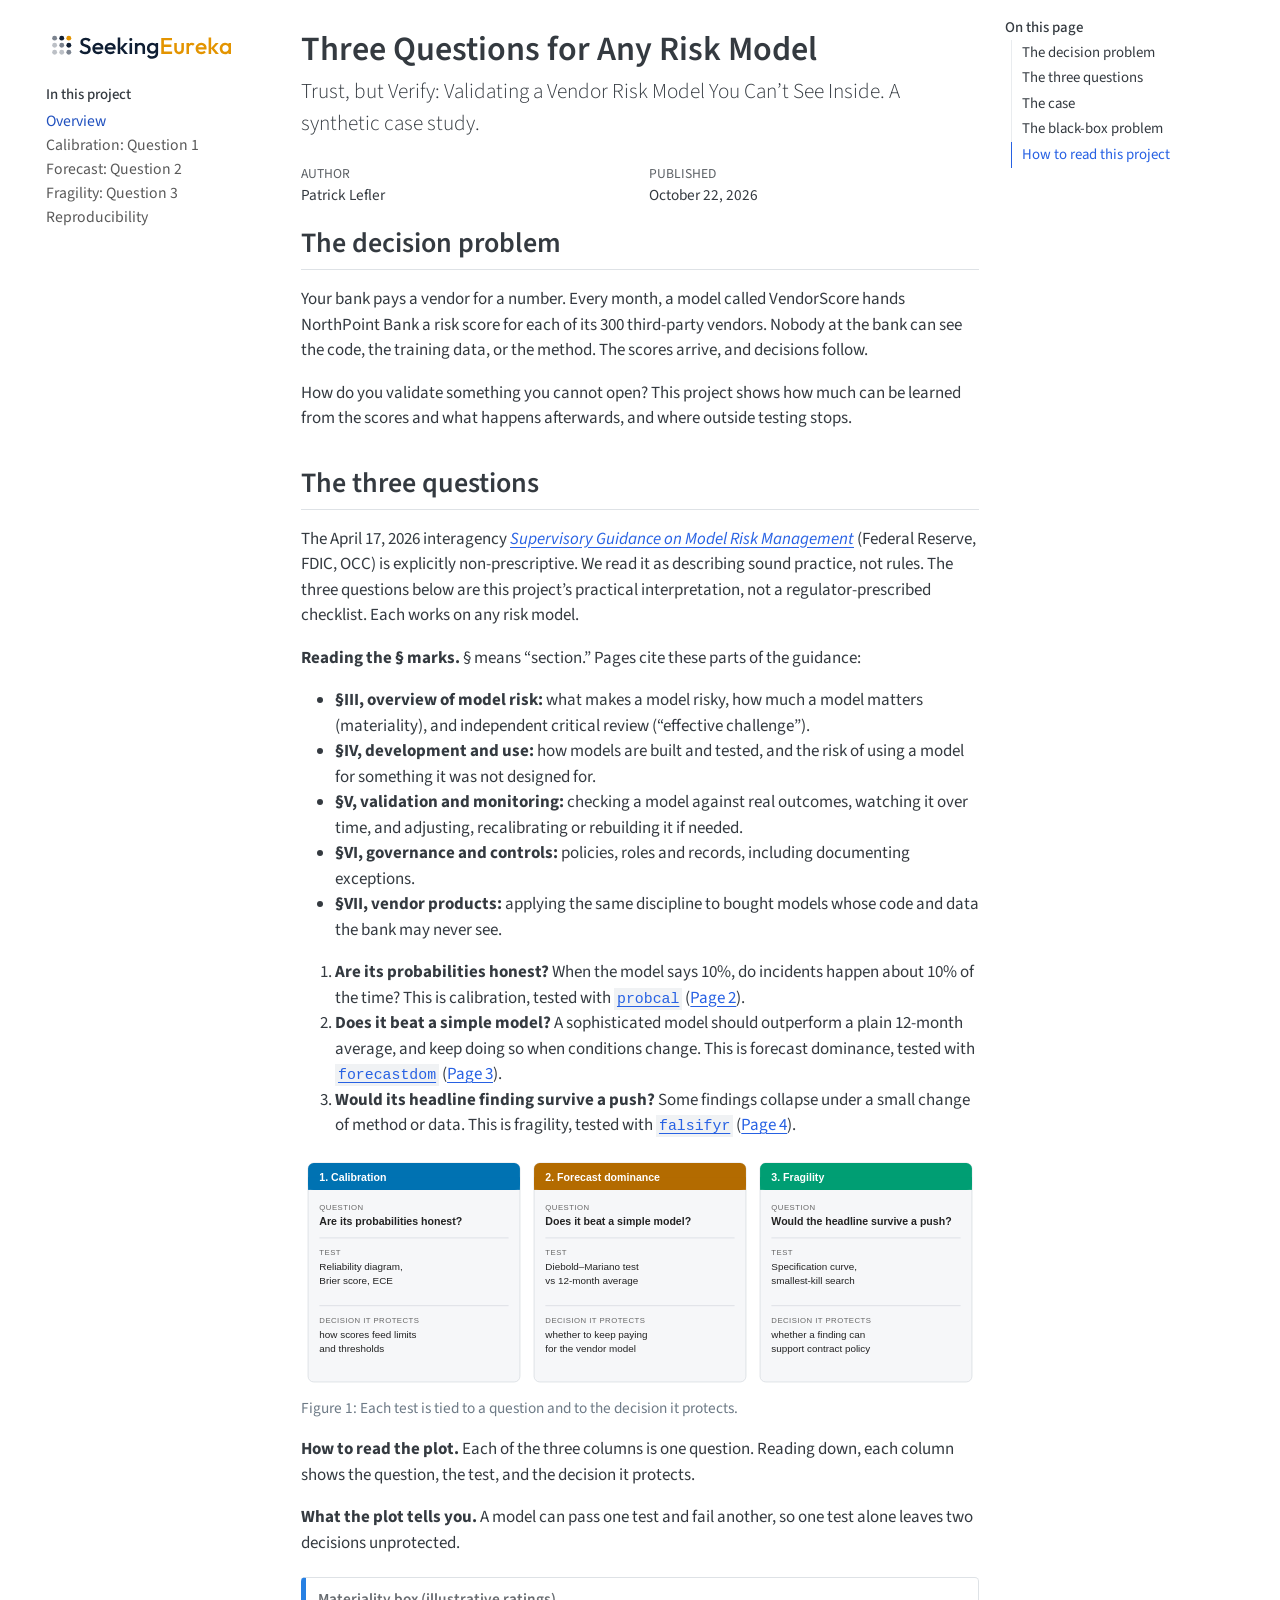
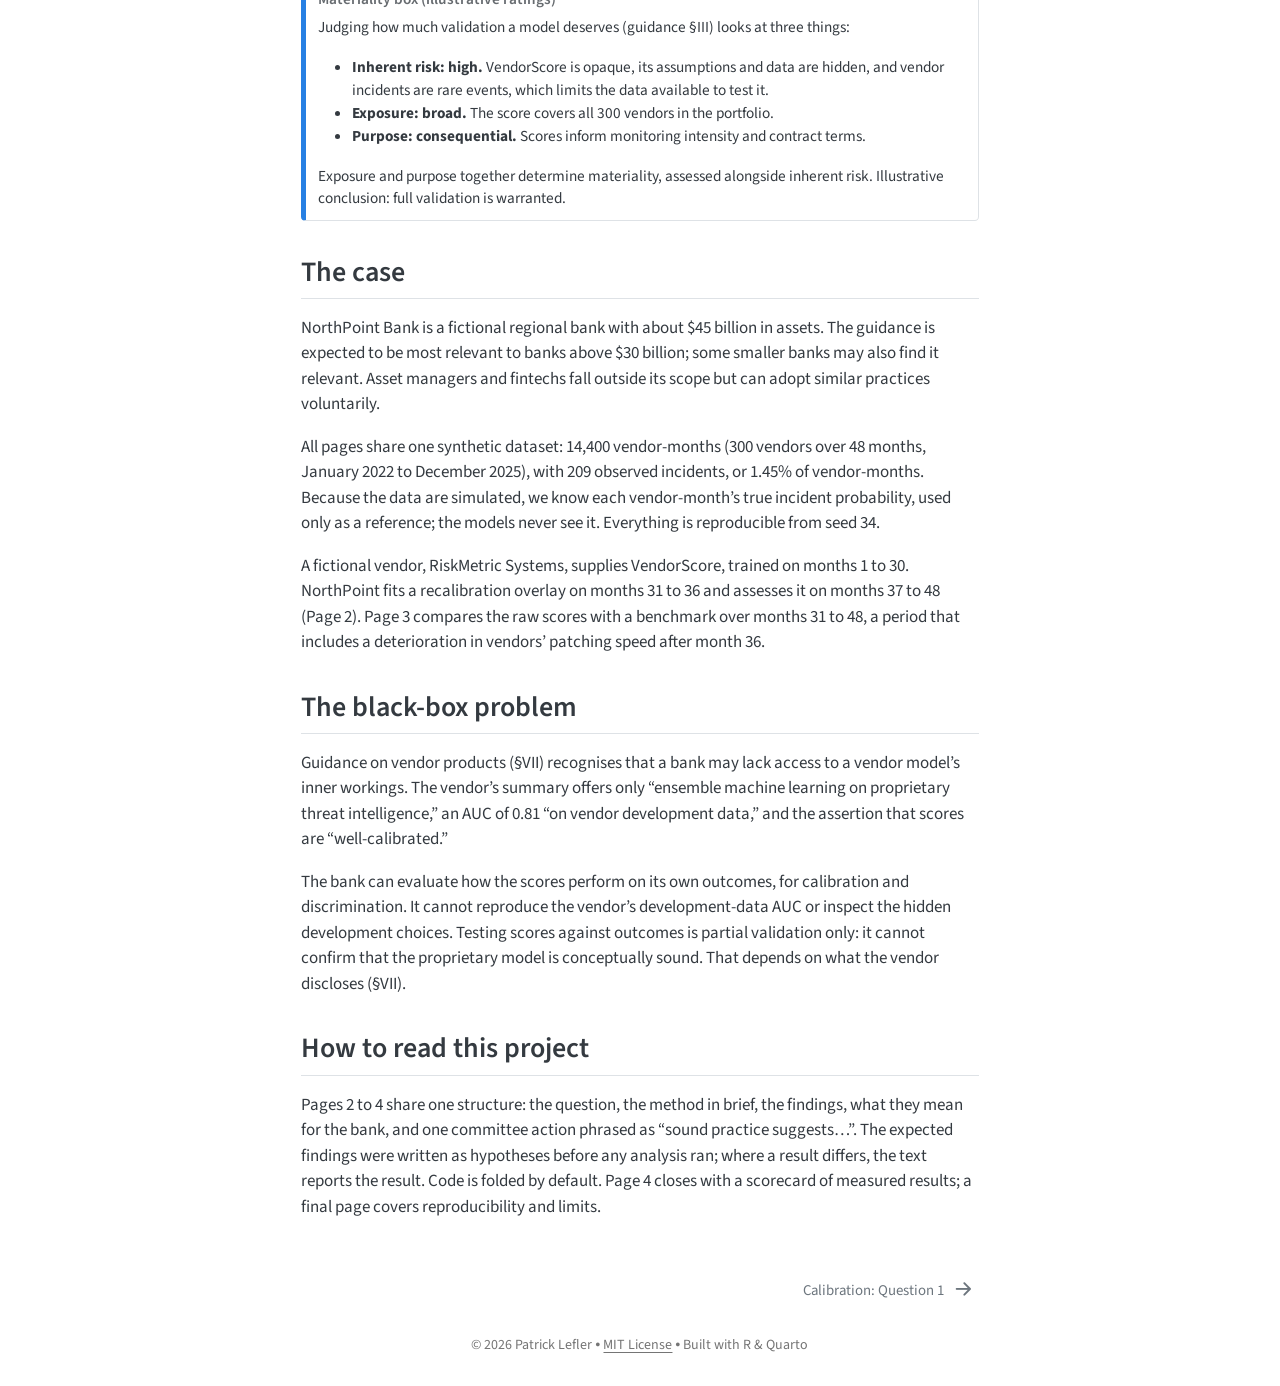
<file: docs/index.html>
<!DOCTYPE html>
<html xmlns="http://www.w3.org/1999/xhtml" lang="en" xml:lang="en"><head>

<meta charset="utf-8">
<meta name="generator" content="quarto-1.8.26">

<meta name="viewport" content="width=device-width, initial-scale=1.0, user-scalable=yes">

<meta name="author" content="Patrick Lefler">
<meta name="dcterms.date" content="2026-10-22">

<title>Trust, but Verify: Validating a Vendor Risk Model You Can’t See Inside – Three Questions for Any Risk Model</title>
<style>
code{white-space: pre-wrap;}
span.smallcaps{font-variant: small-caps;}
div.columns{display: flex; gap: min(4vw, 1.5em);}
div.column{flex: auto; overflow-x: auto;}
div.hanging-indent{margin-left: 1.5em; text-indent: -1.5em;}
ul.task-list{list-style: none;}
ul.task-list li input[type="checkbox"] {
  width: 0.8em;
  margin: 0 0.8em 0.2em -1em; /* quarto-specific, see https://github.com/quarto-dev/quarto-cli/issues/4556 */ 
  vertical-align: middle;
}
</style>


<script src="site_libs/quarto-nav/quarto-nav.js"></script>
<script src="site_libs/quarto-nav/headroom.min.js"></script>
<link href="./calibration.html" rel="next">
<link href="./assets/images/favicon.svg" rel="icon" type="image/svg+xml">
<script src="site_libs/clipboard/clipboard.min.js"></script>
<script src="site_libs/quarto-html/quarto.js" type="module"></script>
<script src="site_libs/quarto-html/tabsets/tabsets.js" type="module"></script>
<script src="site_libs/quarto-html/axe/axe-check.js" type="module"></script>
<script src="site_libs/quarto-html/popper.min.js"></script>
<script src="site_libs/quarto-html/tippy.umd.min.js"></script>
<script src="site_libs/quarto-html/anchor.min.js"></script>
<link href="site_libs/quarto-html/tippy.css" rel="stylesheet">
<link href="site_libs/quarto-html/quarto-syntax-highlighting-587c61ba64f3a5504c4d52d930310e48.css" rel="stylesheet" id="quarto-text-highlighting-styles">
<script src="site_libs/bootstrap/bootstrap.min.js"></script>
<link href="site_libs/bootstrap/bootstrap-icons.css" rel="stylesheet">
<link href="site_libs/bootstrap/bootstrap-e17081086ff2b44b277c80779499dc85.min.css" rel="stylesheet" append-hash="true" id="quarto-bootstrap" data-mode="light">
<script id="quarto-search-options" type="application/json">{
  "language": {
    "search-no-results-text": "No results",
    "search-matching-documents-text": "matching documents",
    "search-copy-link-title": "Copy link to search",
    "search-hide-matches-text": "Hide additional matches",
    "search-more-match-text": "more match in this document",
    "search-more-matches-text": "more matches in this document",
    "search-clear-button-title": "Clear",
    "search-text-placeholder": "",
    "search-detached-cancel-button-title": "Cancel",
    "search-submit-button-title": "Submit",
    "search-label": "Search"
  }
}</script>


</head>

<body class="nav-sidebar floating quarto-light">

<div id="quarto-search-results"></div>
  <header id="quarto-header" class="headroom fixed-top">
  <nav class="quarto-secondary-nav">
    <div class="container-fluid d-flex">
      <button type="button" class="quarto-btn-toggle btn" data-bs-toggle="collapse" role="button" data-bs-target=".quarto-sidebar-collapse-item" aria-controls="quarto-sidebar" aria-expanded="false" aria-label="Toggle sidebar navigation" onclick="if (window.quartoToggleHeadroom) { window.quartoToggleHeadroom(); }">
        <i class="bi bi-layout-text-sidebar-reverse"></i>
      </button>
        <nav class="quarto-page-breadcrumbs" aria-label="breadcrumb"><ol class="breadcrumb"><li class="breadcrumb-item"><a href="./index.html">Overview</a></li></ol></nav>
        <a class="flex-grow-1" role="navigation" data-bs-toggle="collapse" data-bs-target=".quarto-sidebar-collapse-item" aria-controls="quarto-sidebar" aria-expanded="false" aria-label="Toggle sidebar navigation" onclick="if (window.quartoToggleHeadroom) { window.quartoToggleHeadroom(); }">      
        </a>
    </div>
  </nav>
</header>
<!-- content -->
<div id="quarto-content" class="quarto-container page-columns page-rows-contents page-layout-article">
<!-- sidebar -->
  <nav id="quarto-sidebar" class="sidebar collapse collapse-horizontal quarto-sidebar-collapse-item sidebar-navigation floating overflow-auto">
    <div class="pt-lg-2 mt-2 text-left sidebar-header">
      <a href="./index.html" class="sidebar-logo-link">
      <img src="./assets/images/logo.svg" alt="Seeking Eureka" class="sidebar-logo light-content py-0 d-lg-inline d-none">
      <img src="./assets/images/logo.svg" alt="Seeking Eureka" class="sidebar-logo dark-content py-0 d-lg-inline d-none">
      </a>
      </div>
    <div class="sidebar-menu-container"> 
    <ul class="list-unstyled mt-1">
        <li class="sidebar-item">
  <div class="sidebar-item-container"> 
  <a href="./index.html" class="sidebar-item-text sidebar-link active">
 <span class="menu-text">Overview</span></a>
  </div>
</li>
        <li class="sidebar-item">
  <div class="sidebar-item-container"> 
  <a href="./calibration.html" class="sidebar-item-text sidebar-link">
 <span class="menu-text">Calibration: Question 1</span></a>
  </div>
</li>
        <li class="sidebar-item">
  <div class="sidebar-item-container"> 
  <a href="./forecast.html" class="sidebar-item-text sidebar-link">
 <span class="menu-text">Forecast: Question 2</span></a>
  </div>
</li>
        <li class="sidebar-item">
  <div class="sidebar-item-container"> 
  <a href="./fragility.html" class="sidebar-item-text sidebar-link">
 <span class="menu-text">Fragility: Question 3</span></a>
  </div>
</li>
        <li class="sidebar-item">
  <div class="sidebar-item-container"> 
  <a href="./reproducibility.html" class="sidebar-item-text sidebar-link">
 <span class="menu-text">Reproducibility</span></a>
  </div>
</li>
    </ul>
    </div>
</nav>
<div id="quarto-sidebar-glass" class="quarto-sidebar-collapse-item" data-bs-toggle="collapse" data-bs-target=".quarto-sidebar-collapse-item"></div>
<!-- margin-sidebar -->
    <div id="quarto-margin-sidebar" class="sidebar margin-sidebar">
        <nav id="TOC" role="doc-toc" class="toc-active">
    <h2 id="toc-title">On this page</h2>
   
  <ul>
  <li><a href="#the-decision-problem" id="toc-the-decision-problem" class="nav-link active" data-scroll-target="#the-decision-problem">The decision problem</a></li>
  <li><a href="#the-three-questions" id="toc-the-three-questions" class="nav-link" data-scroll-target="#the-three-questions">The three questions</a></li>
  <li><a href="#the-case" id="toc-the-case" class="nav-link" data-scroll-target="#the-case">The case</a></li>
  <li><a href="#the-black-box-problem" id="toc-the-black-box-problem" class="nav-link" data-scroll-target="#the-black-box-problem">The black-box problem</a></li>
  <li><a href="#how-to-read-this-project" id="toc-how-to-read-this-project" class="nav-link" data-scroll-target="#how-to-read-this-project">How to read this project</a></li>
  </ul>
</nav>
    </div>
<!-- main -->
<main class="content" id="quarto-document-content">

<header id="title-block-header" class="quarto-title-block default">
<div class="quarto-title">
<h1 class="title">Three Questions for Any Risk Model</h1>
<p class="subtitle lead">Trust, but Verify: Validating a Vendor Risk Model You Can’t See Inside. A synthetic case study.</p>
</div>



<div class="quarto-title-meta">

    <div>
    <div class="quarto-title-meta-heading">Author</div>
    <div class="quarto-title-meta-contents">
             <p>Patrick Lefler </p>
          </div>
  </div>
    
    <div>
    <div class="quarto-title-meta-heading">Published</div>
    <div class="quarto-title-meta-contents">
      <p class="date">October 22, 2026</p>
    </div>
  </div>
  
    
  </div>
  


</header>


<section id="the-decision-problem" class="level2">
<h2 class="anchored" data-anchor-id="the-decision-problem">The decision problem</h2>
<p>Your bank pays a vendor for a number. Every month, a model called VendorScore hands NorthPoint Bank a risk score for each of its 300 third-party vendors. Nobody at the bank can see the code, the training data, or the method. The scores arrive, and decisions follow.</p>
<p>How do you validate something you cannot open? This project shows how much can be learned from the scores and what happens afterwards, and where outside testing stops.</p>
</section>
<section id="the-three-questions" class="level2">
<h2 class="anchored" data-anchor-id="the-three-questions">The three questions</h2>
<p>The April 17, 2026 interagency <a href="https://www.occ.gov/news-issuances/bulletins/2026/bulletin-2026-13a.pdf"><em>Supervisory Guidance on Model Risk Management</em></a> (Federal Reserve, FDIC, OCC) is explicitly non-prescriptive. We read it as describing sound practice, not rules. The three questions below are this project’s practical interpretation, not a regulator-prescribed checklist. Each works on any risk model.</p>
<p><strong>Reading the § marks.</strong> § means “section.” Pages cite these parts of the guidance:</p>
<ul>
<li><strong>§III, overview of model risk:</strong> what makes a model risky, how much a model matters (materiality), and independent critical review (“effective challenge”).</li>
<li><strong>§IV, development and use:</strong> how models are built and tested, and the risk of using a model for something it was not designed for.</li>
<li><strong>§V, validation and monitoring:</strong> checking a model against real outcomes, watching it over time, and adjusting, recalibrating or rebuilding it if needed.</li>
<li><strong>§VI, governance and controls:</strong> policies, roles and records, including documenting exceptions.</li>
<li><strong>§VII, vendor products:</strong> applying the same discipline to bought models whose code and data the bank may never see.</li>
</ul>
<ol type="1">
<li><strong>Are its probabilities honest?</strong> When the model says 10%, do incidents happen about 10% of the time? This is calibration, tested with <a href="https://cran.r-project.org/package=probcal"><code>probcal</code></a> (<a href="./calibration.html">Page 2</a>).</li>
<li><strong>Does it beat a simple model?</strong> A sophisticated model should outperform a plain 12-month average, and keep doing so when conditions change. This is forecast dominance, tested with <a href="https://cran.r-project.org/package=forecastdom"><code>forecastdom</code></a> (<a href="./forecast.html">Page 3</a>).</li>
<li><strong>Would its headline finding survive a push?</strong> Some findings collapse under a small change of method or data. This is fragility, tested with <a href="https://cran.r-project.org/package=falsifyr"><code>falsifyr</code></a> (<a href="./fragility.html">Page 4</a>).</li>
</ol>
<div id="fig-overview" class="quarto-float quarto-figure quarto-figure-center anchored" alt="Three panels. Calibration asks whether probabilities are honest. Forecast dominance asks whether the model beats a simple one. Fragility asks whether the headline survives a push.">
<figure class="quarto-float quarto-float-fig figure">
<div aria-describedby="fig-overview-caption-0ceaefa1-69ba-4598-a22c-09a6ac19f8ca">
<img src="figures/three_questions.svg" class="img-fluid figure-img" alt="Three panels. Calibration asks whether probabilities are honest. Forecast dominance asks whether the model beats a simple one. Fragility asks whether the headline survives a push.">
</div>
<figcaption class="quarto-float-caption-bottom quarto-float-caption quarto-float-fig" id="fig-overview-caption-0ceaefa1-69ba-4598-a22c-09a6ac19f8ca">
Figure&nbsp;1: Each test is tied to a question and to the decision it protects.
</figcaption>
</figure>
</div>
<div class="reader-note">
<p><strong>How to read the plot.</strong> Each of the three columns is one question. Reading down, each column shows the question, the test, and the decision it protects.</p>
<p><strong>What the plot tells you.</strong> A model can pass one test and fail another, so one test alone leaves two decisions unprotected.</p>
</div>
<div class="callout callout-style-simple callout-note no-icon callout-titled">
<div class="callout-header d-flex align-content-center">
<div class="callout-icon-container">
<i class="callout-icon no-icon"></i>
</div>
<div class="callout-title-container flex-fill">
<span class="screen-reader-only">Note</span>Materiality box (illustrative ratings)
</div>
</div>
<div class="callout-body-container callout-body">
<p>Judging how much validation a model deserves (guidance §III) looks at three things:</p>
<ul>
<li><strong>Inherent risk: high.</strong> VendorScore is opaque, its assumptions and data are hidden, and vendor incidents are rare events, which limits the data available to test it.</li>
<li><strong>Exposure: broad.</strong> The score covers all 300 vendors in the portfolio.</li>
<li><strong>Purpose: consequential.</strong> Scores inform monitoring intensity and contract terms.</li>
</ul>
<p>Exposure and purpose together determine materiality, assessed alongside inherent risk. Illustrative conclusion: full validation is warranted.</p>
</div>
</div>
</section>
<section id="the-case" class="level2">
<h2 class="anchored" data-anchor-id="the-case">The case</h2>
<p>NorthPoint Bank is a fictional regional bank with about $45 billion in assets. The guidance is expected to be most relevant to banks above $30 billion; some smaller banks may also find it relevant. Asset managers and fintechs fall outside its scope but can adopt similar practices voluntarily.</p>
<p>All pages share one synthetic dataset: 14,400 vendor-months (300 vendors over 48 months, January 2022 to December 2025), with 209 observed incidents, or 1.45% of vendor-months. Because the data are simulated, we know each vendor-month’s true incident probability, used only as a reference; the models never see it. Everything is reproducible from seed 34.</p>
<p>A fictional vendor, RiskMetric Systems, supplies VendorScore, trained on months 1 to 30. NorthPoint fits a recalibration overlay on months 31 to 36 and assesses it on months 37 to 48 (Page 2). Page 3 compares the raw scores with a benchmark over months 31 to 48, a period that includes a deterioration in vendors’ patching speed after month 36.</p>
</section>
<section id="the-black-box-problem" class="level2">
<h2 class="anchored" data-anchor-id="the-black-box-problem">The black-box problem</h2>
<p>Guidance on vendor products (§VII) recognises that a bank may lack access to a vendor model’s inner workings. The vendor’s summary offers only “ensemble machine learning on proprietary threat intelligence,” an AUC of 0.81 “on vendor development data,” and the assertion that scores are “well-calibrated.”</p>
<p>The bank can evaluate how the scores perform on its own outcomes, for calibration and discrimination. It cannot reproduce the vendor’s development-data AUC or inspect the hidden development choices. Testing scores against outcomes is partial validation only: it cannot confirm that the proprietary model is conceptually sound. That depends on what the vendor discloses (§VII).</p>
</section>
<section id="how-to-read-this-project" class="level2">
<h2 class="anchored" data-anchor-id="how-to-read-this-project">How to read this project</h2>
<p>Pages 2 to 4 share one structure: the question, the method in brief, the findings, what they mean for the bank, and one committee action phrased as “sound practice suggests…”. The expected findings were written as hypotheses before any analysis ran; where a result differs, the text reports the result. Code is folded by default. Page 4 closes with a scorecard of measured results; a final page covers reproducibility and limits.</p>


</section>

</main> <!-- /main -->
<script id="quarto-html-after-body" type="application/javascript">
  window.document.addEventListener("DOMContentLoaded", function (event) {
    const icon = "";
    const anchorJS = new window.AnchorJS();
    anchorJS.options = {
      placement: 'right',
      icon: icon
    };
    anchorJS.add('.anchored');
    const isCodeAnnotation = (el) => {
      for (const clz of el.classList) {
        if (clz.startsWith('code-annotation-')) {                     
          return true;
        }
      }
      return false;
    }
    const onCopySuccess = function(e) {
      // button target
      const button = e.trigger;
      // don't keep focus
      button.blur();
      // flash "checked"
      button.classList.add('code-copy-button-checked');
      var currentTitle = button.getAttribute("title");
      button.setAttribute("title", "Copied!");
      let tooltip;
      if (window.bootstrap) {
        button.setAttribute("data-bs-toggle", "tooltip");
        button.setAttribute("data-bs-placement", "left");
        button.setAttribute("data-bs-title", "Copied!");
        tooltip = new bootstrap.Tooltip(button, 
          { trigger: "manual", 
            customClass: "code-copy-button-tooltip",
            offset: [0, -8]});
        tooltip.show();    
      }
      setTimeout(function() {
        if (tooltip) {
          tooltip.hide();
          button.removeAttribute("data-bs-title");
          button.removeAttribute("data-bs-toggle");
          button.removeAttribute("data-bs-placement");
        }
        button.setAttribute("title", currentTitle);
        button.classList.remove('code-copy-button-checked');
      }, 1000);
      // clear code selection
      e.clearSelection();
    }
    const getTextToCopy = function(trigger) {
      const outerScaffold = trigger.parentElement.cloneNode(true);
      const codeEl = outerScaffold.querySelector('code');
      for (const childEl of codeEl.children) {
        if (isCodeAnnotation(childEl)) {
          childEl.remove();
        }
      }
      return codeEl.innerText;
    }
    const clipboard = new window.ClipboardJS('.code-copy-button:not([data-in-quarto-modal])', {
      text: getTextToCopy
    });
    clipboard.on('success', onCopySuccess);
    if (window.document.getElementById('quarto-embedded-source-code-modal')) {
      const clipboardModal = new window.ClipboardJS('.code-copy-button[data-in-quarto-modal]', {
        text: getTextToCopy,
        container: window.document.getElementById('quarto-embedded-source-code-modal')
      });
      clipboardModal.on('success', onCopySuccess);
    }
      var localhostRegex = new RegExp(/^(?:http|https):\/\/localhost\:?[0-9]*\//);
      var mailtoRegex = new RegExp(/^mailto:/);
        var filterRegex = new RegExp('/' + window.location.host + '/');
      var isInternal = (href) => {
          return filterRegex.test(href) || localhostRegex.test(href) || mailtoRegex.test(href);
      }
      // Inspect non-navigation links and adorn them if external
     var links = window.document.querySelectorAll('a[href]:not(.nav-link):not(.navbar-brand):not(.toc-action):not(.sidebar-link):not(.sidebar-item-toggle):not(.pagination-link):not(.no-external):not([aria-hidden]):not(.dropdown-item):not(.quarto-navigation-tool):not(.about-link)');
      for (var i=0; i<links.length; i++) {
        const link = links[i];
        if (!isInternal(link.href)) {
          // undo the damage that might have been done by quarto-nav.js in the case of
          // links that we want to consider external
          if (link.dataset.originalHref !== undefined) {
            link.href = link.dataset.originalHref;
          }
        }
      }
    function tippyHover(el, contentFn, onTriggerFn, onUntriggerFn) {
      const config = {
        allowHTML: true,
        maxWidth: 500,
        delay: 100,
        arrow: false,
        appendTo: function(el) {
            return el.parentElement;
        },
        interactive: true,
        interactiveBorder: 10,
        theme: 'quarto',
        placement: 'bottom-start',
      };
      if (contentFn) {
        config.content = contentFn;
      }
      if (onTriggerFn) {
        config.onTrigger = onTriggerFn;
      }
      if (onUntriggerFn) {
        config.onUntrigger = onUntriggerFn;
      }
      window.tippy(el, config); 
    }
    const noterefs = window.document.querySelectorAll('a[role="doc-noteref"]');
    for (var i=0; i<noterefs.length; i++) {
      const ref = noterefs[i];
      tippyHover(ref, function() {
        // use id or data attribute instead here
        let href = ref.getAttribute('data-footnote-href') || ref.getAttribute('href');
        try { href = new URL(href).hash; } catch {}
        const id = href.replace(/^#\/?/, "");
        const note = window.document.getElementById(id);
        if (note) {
          return note.innerHTML;
        } else {
          return "";
        }
      });
    }
    const xrefs = window.document.querySelectorAll('a.quarto-xref');
    const processXRef = (id, note) => {
      // Strip column container classes
      const stripColumnClz = (el) => {
        el.classList.remove("page-full", "page-columns");
        if (el.children) {
          for (const child of el.children) {
            stripColumnClz(child);
          }
        }
      }
      stripColumnClz(note)
      if (id === null || id.startsWith('sec-')) {
        // Special case sections, only their first couple elements
        const container = document.createElement("div");
        if (note.children && note.children.length > 2) {
          container.appendChild(note.children[0].cloneNode(true));
          for (let i = 1; i < note.children.length; i++) {
            const child = note.children[i];
            if (child.tagName === "P" && child.innerText === "") {
              continue;
            } else {
              container.appendChild(child.cloneNode(true));
              break;
            }
          }
          if (window.Quarto?.typesetMath) {
            window.Quarto.typesetMath(container);
          }
          return container.innerHTML
        } else {
          if (window.Quarto?.typesetMath) {
            window.Quarto.typesetMath(note);
          }
          return note.innerHTML;
        }
      } else {
        // Remove any anchor links if they are present
        const anchorLink = note.querySelector('a.anchorjs-link');
        if (anchorLink) {
          anchorLink.remove();
        }
        if (window.Quarto?.typesetMath) {
          window.Quarto.typesetMath(note);
        }
        if (note.classList.contains("callout")) {
          return note.outerHTML;
        } else {
          return note.innerHTML;
        }
      }
    }
    for (var i=0; i<xrefs.length; i++) {
      const xref = xrefs[i];
      tippyHover(xref, undefined, function(instance) {
        instance.disable();
        let url = xref.getAttribute('href');
        let hash = undefined; 
        if (url.startsWith('#')) {
          hash = url;
        } else {
          try { hash = new URL(url).hash; } catch {}
        }
        if (hash) {
          const id = hash.replace(/^#\/?/, "");
          const note = window.document.getElementById(id);
          if (note !== null) {
            try {
              const html = processXRef(id, note.cloneNode(true));
              instance.setContent(html);
            } finally {
              instance.enable();
              instance.show();
            }
          } else {
            // See if we can fetch this
            fetch(url.split('#')[0])
            .then(res => res.text())
            .then(html => {
              const parser = new DOMParser();
              const htmlDoc = parser.parseFromString(html, "text/html");
              const note = htmlDoc.getElementById(id);
              if (note !== null) {
                const html = processXRef(id, note);
                instance.setContent(html);
              } 
            }).finally(() => {
              instance.enable();
              instance.show();
            });
          }
        } else {
          // See if we can fetch a full url (with no hash to target)
          // This is a special case and we should probably do some content thinning / targeting
          fetch(url)
          .then(res => res.text())
          .then(html => {
            const parser = new DOMParser();
            const htmlDoc = parser.parseFromString(html, "text/html");
            const note = htmlDoc.querySelector('main.content');
            if (note !== null) {
              // This should only happen for chapter cross references
              // (since there is no id in the URL)
              // remove the first header
              if (note.children.length > 0 && note.children[0].tagName === "HEADER") {
                note.children[0].remove();
              }
              const html = processXRef(null, note);
              instance.setContent(html);
            } 
          }).finally(() => {
            instance.enable();
            instance.show();
          });
        }
      }, function(instance) {
      });
    }
        let selectedAnnoteEl;
        const selectorForAnnotation = ( cell, annotation) => {
          let cellAttr = 'data-code-cell="' + cell + '"';
          let lineAttr = 'data-code-annotation="' +  annotation + '"';
          const selector = 'span[' + cellAttr + '][' + lineAttr + ']';
          return selector;
        }
        const selectCodeLines = (annoteEl) => {
          const doc = window.document;
          const targetCell = annoteEl.getAttribute("data-target-cell");
          const targetAnnotation = annoteEl.getAttribute("data-target-annotation");
          const annoteSpan = window.document.querySelector(selectorForAnnotation(targetCell, targetAnnotation));
          const lines = annoteSpan.getAttribute("data-code-lines").split(",");
          const lineIds = lines.map((line) => {
            return targetCell + "-" + line;
          })
          let top = null;
          let height = null;
          let parent = null;
          if (lineIds.length > 0) {
              //compute the position of the single el (top and bottom and make a div)
              const el = window.document.getElementById(lineIds[0]);
              top = el.offsetTop;
              height = el.offsetHeight;
              parent = el.parentElement.parentElement;
            if (lineIds.length > 1) {
              const lastEl = window.document.getElementById(lineIds[lineIds.length - 1]);
              const bottom = lastEl.offsetTop + lastEl.offsetHeight;
              height = bottom - top;
            }
            if (top !== null && height !== null && parent !== null) {
              // cook up a div (if necessary) and position it 
              let div = window.document.getElementById("code-annotation-line-highlight");
              if (div === null) {
                div = window.document.createElement("div");
                div.setAttribute("id", "code-annotation-line-highlight");
                div.style.position = 'absolute';
                parent.appendChild(div);
              }
              div.style.top = top - 2 + "px";
              div.style.height = height + 4 + "px";
              div.style.left = 0;
              let gutterDiv = window.document.getElementById("code-annotation-line-highlight-gutter");
              if (gutterDiv === null) {
                gutterDiv = window.document.createElement("div");
                gutterDiv.setAttribute("id", "code-annotation-line-highlight-gutter");
                gutterDiv.style.position = 'absolute';
                const codeCell = window.document.getElementById(targetCell);
                const gutter = codeCell.querySelector('.code-annotation-gutter');
                gutter.appendChild(gutterDiv);
              }
              gutterDiv.style.top = top - 2 + "px";
              gutterDiv.style.height = height + 4 + "px";
            }
            selectedAnnoteEl = annoteEl;
          }
        };
        const unselectCodeLines = () => {
          const elementsIds = ["code-annotation-line-highlight", "code-annotation-line-highlight-gutter"];
          elementsIds.forEach((elId) => {
            const div = window.document.getElementById(elId);
            if (div) {
              div.remove();
            }
          });
          selectedAnnoteEl = undefined;
        };
          // Handle positioning of the toggle
      window.addEventListener(
        "resize",
        throttle(() => {
          elRect = undefined;
          if (selectedAnnoteEl) {
            selectCodeLines(selectedAnnoteEl);
          }
        }, 10)
      );
      function throttle(fn, ms) {
      let throttle = false;
      let timer;
        return (...args) => {
          if(!throttle) { // first call gets through
              fn.apply(this, args);
              throttle = true;
          } else { // all the others get throttled
              if(timer) clearTimeout(timer); // cancel #2
              timer = setTimeout(() => {
                fn.apply(this, args);
                timer = throttle = false;
              }, ms);
          }
        };
      }
        // Attach click handler to the DT
        const annoteDls = window.document.querySelectorAll('dt[data-target-cell]');
        for (const annoteDlNode of annoteDls) {
          annoteDlNode.addEventListener('click', (event) => {
            const clickedEl = event.target;
            if (clickedEl !== selectedAnnoteEl) {
              unselectCodeLines();
              const activeEl = window.document.querySelector('dt[data-target-cell].code-annotation-active');
              if (activeEl) {
                activeEl.classList.remove('code-annotation-active');
              }
              selectCodeLines(clickedEl);
              clickedEl.classList.add('code-annotation-active');
            } else {
              // Unselect the line
              unselectCodeLines();
              clickedEl.classList.remove('code-annotation-active');
            }
          });
        }
    const findCites = (el) => {
      const parentEl = el.parentElement;
      if (parentEl) {
        const cites = parentEl.dataset.cites;
        if (cites) {
          return {
            el,
            cites: cites.split(' ')
          };
        } else {
          return findCites(el.parentElement)
        }
      } else {
        return undefined;
      }
    };
    var bibliorefs = window.document.querySelectorAll('a[role="doc-biblioref"]');
    for (var i=0; i<bibliorefs.length; i++) {
      const ref = bibliorefs[i];
      const citeInfo = findCites(ref);
      if (citeInfo) {
        tippyHover(citeInfo.el, function() {
          var popup = window.document.createElement('div');
          citeInfo.cites.forEach(function(cite) {
            var citeDiv = window.document.createElement('div');
            citeDiv.classList.add('hanging-indent');
            citeDiv.classList.add('csl-entry');
            var biblioDiv = window.document.getElementById('ref-' + cite);
            if (biblioDiv) {
              citeDiv.innerHTML = biblioDiv.innerHTML;
            }
            popup.appendChild(citeDiv);
          });
          return popup.innerHTML;
        });
      }
    }
  });
  </script>
<nav class="page-navigation">
  <div class="nav-page nav-page-previous">
  </div>
  <div class="nav-page nav-page-next">
      <a href="./calibration.html" class="pagination-link" aria-label="Calibration: Question 1">
        <span class="nav-page-text">Calibration: Question 1</span> <i class="bi bi-arrow-right-short"></i>
      </a>
  </div>
</nav>
</div> <!-- /content -->
<footer class="footer">
  <div class="nav-footer">
    <div class="nav-footer-left">
      &nbsp;
    </div>   
    <div class="nav-footer-center">
<p>© 2026 Patrick Lefler ⦁ <a href="./license.html">MIT License</a> ⦁ Built with R &amp; Quarto</p>
</div>
    <div class="nav-footer-right">
      &nbsp;
    </div>
  </div>
</footer>




</body></html>
</file>
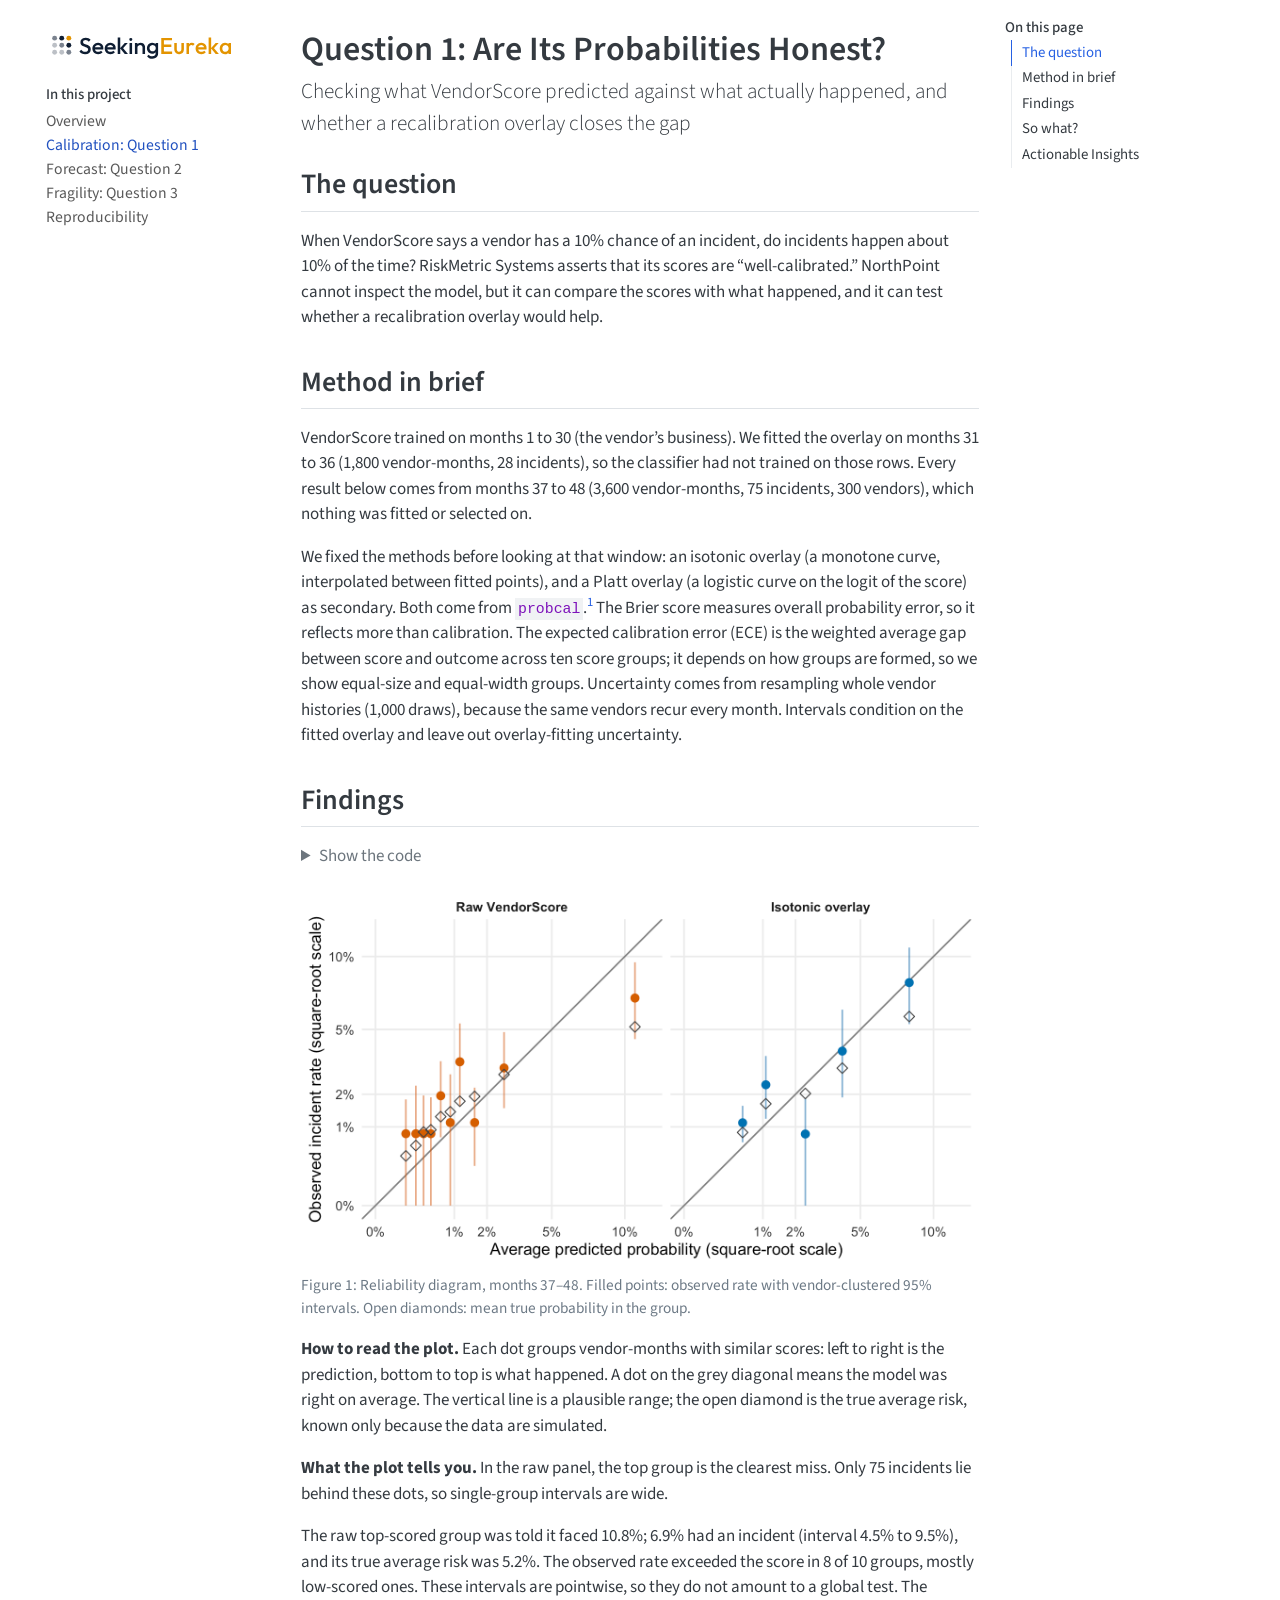
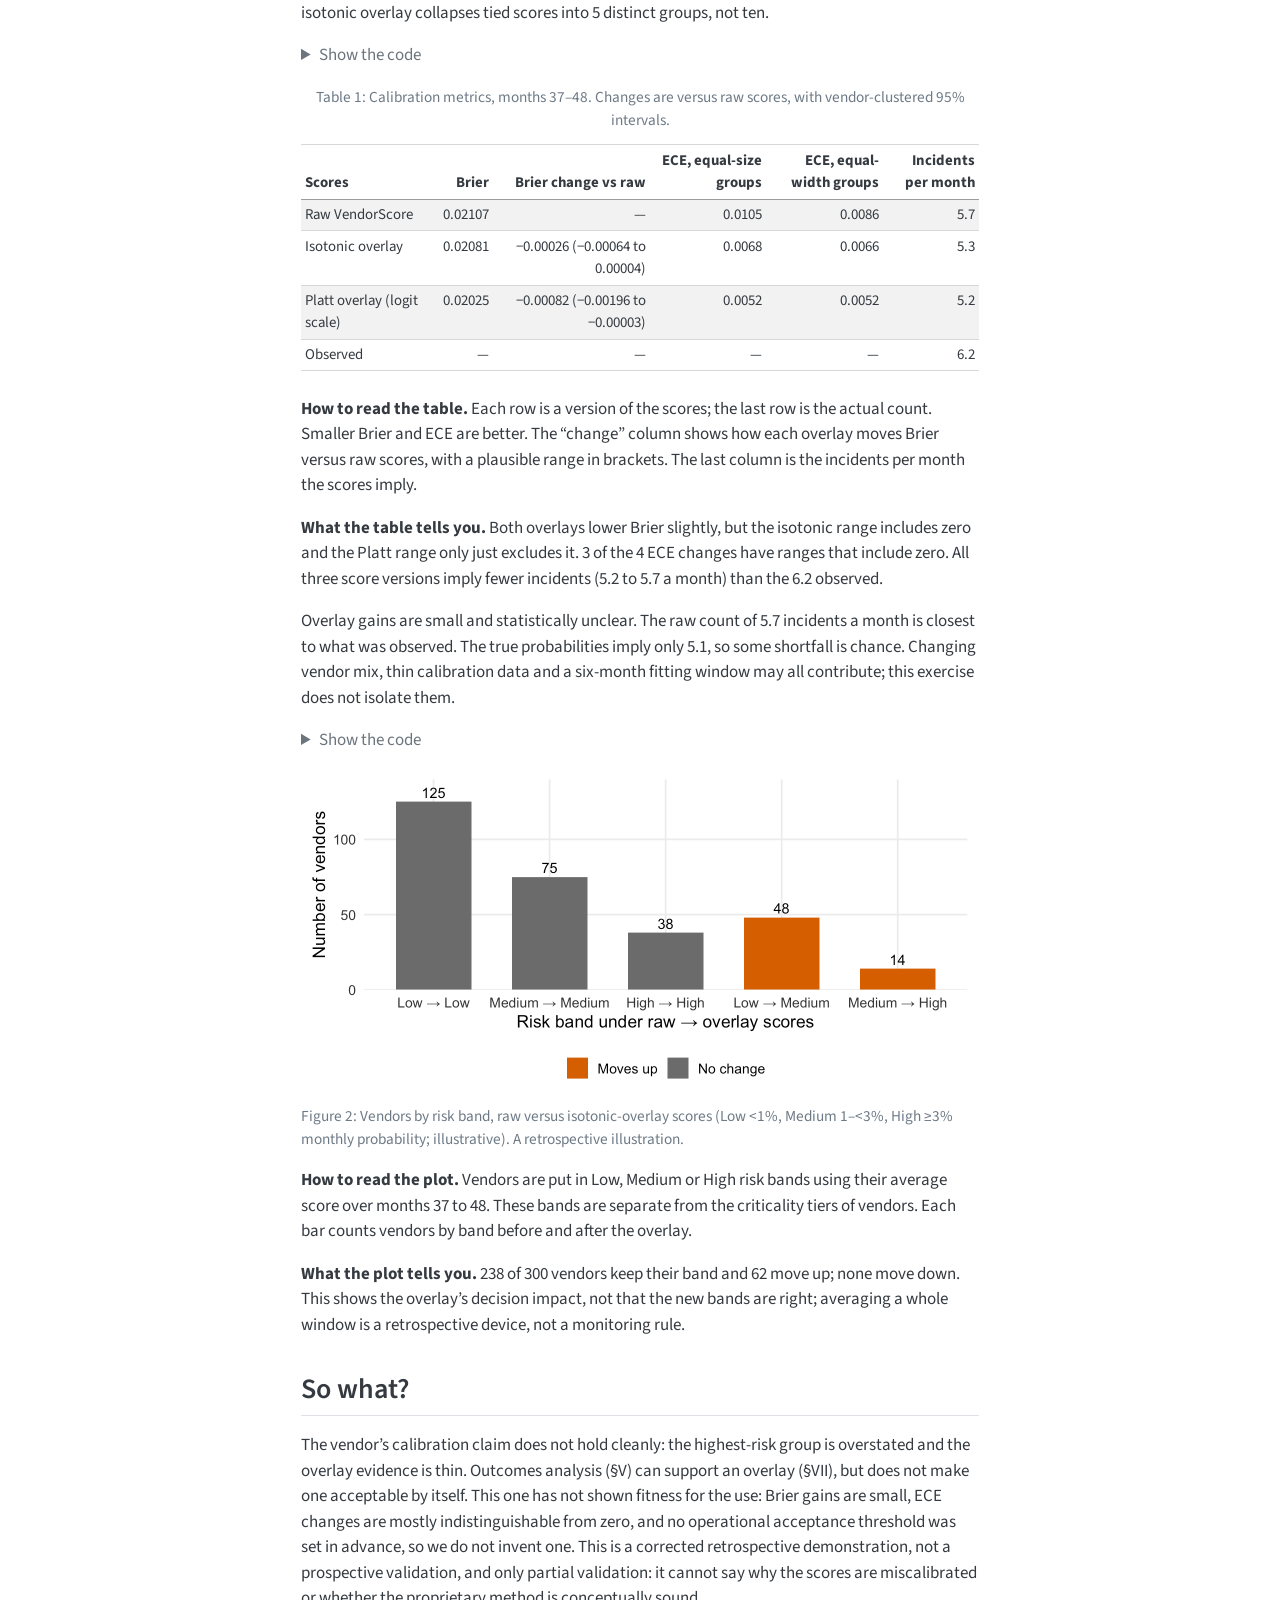
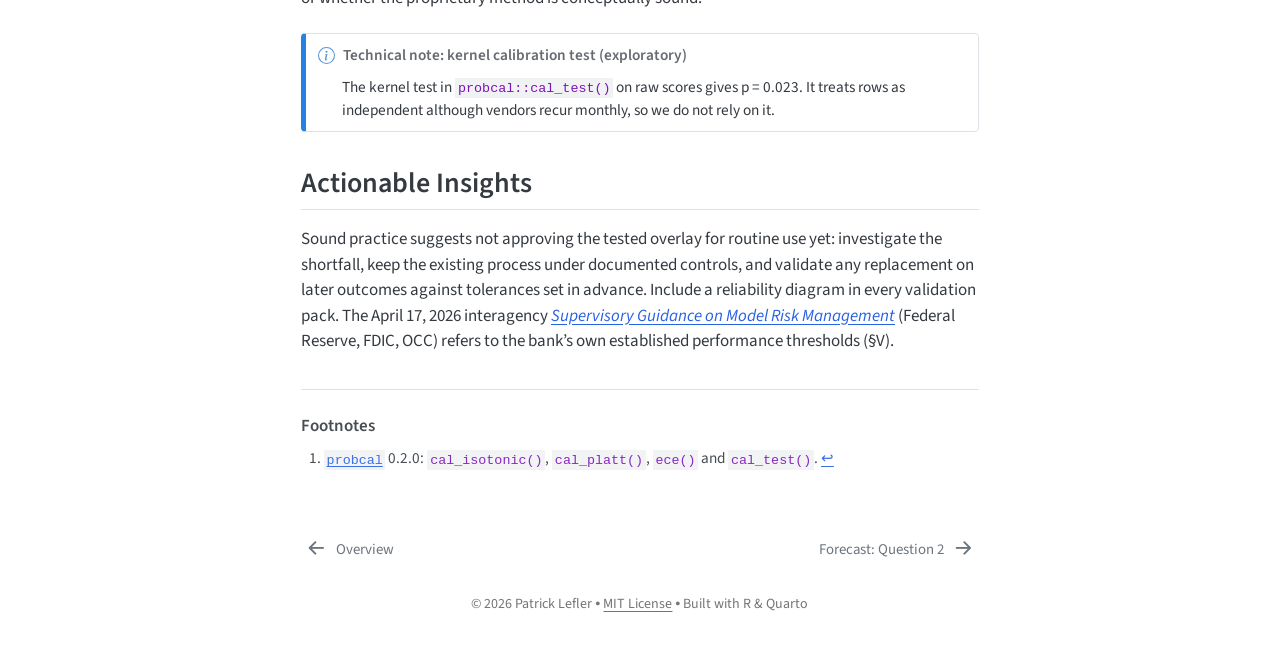
<file: docs/calibration.html>
<!DOCTYPE html>
<html xmlns="http://www.w3.org/1999/xhtml" lang="en" xml:lang="en"><head>

<meta charset="utf-8">
<meta name="generator" content="quarto-1.8.26">

<meta name="viewport" content="width=device-width, initial-scale=1.0, user-scalable=yes">


<title>Question 1: Are Its Probabilities Honest? – Three Questions for Any Risk Model</title>
<style>
code{white-space: pre-wrap;}
span.smallcaps{font-variant: small-caps;}
div.columns{display: flex; gap: min(4vw, 1.5em);}
div.column{flex: auto; overflow-x: auto;}
div.hanging-indent{margin-left: 1.5em; text-indent: -1.5em;}
ul.task-list{list-style: none;}
ul.task-list li input[type="checkbox"] {
  width: 0.8em;
  margin: 0 0.8em 0.2em -1em; /* quarto-specific, see https://github.com/quarto-dev/quarto-cli/issues/4556 */ 
  vertical-align: middle;
}
/* CSS for syntax highlighting */
html { -webkit-text-size-adjust: 100%; }
pre > code.sourceCode { white-space: pre; position: relative; }
pre > code.sourceCode > span { display: inline-block; line-height: 1.25; }
pre > code.sourceCode > span:empty { height: 1.2em; }
.sourceCode { overflow: visible; }
code.sourceCode > span { color: inherit; text-decoration: inherit; }
div.sourceCode { margin: 1em 0; }
pre.sourceCode { margin: 0; }
@media screen {
div.sourceCode { overflow: auto; }
}
@media print {
pre > code.sourceCode { white-space: pre-wrap; }
pre > code.sourceCode > span { text-indent: -5em; padding-left: 5em; }
}
pre.numberSource code
  { counter-reset: source-line 0; }
pre.numberSource code > span
  { position: relative; left: -4em; counter-increment: source-line; }
pre.numberSource code > span > a:first-child::before
  { content: counter(source-line);
    position: relative; left: -1em; text-align: right; vertical-align: baseline;
    border: none; display: inline-block;
    -webkit-touch-callout: none; -webkit-user-select: none;
    -khtml-user-select: none; -moz-user-select: none;
    -ms-user-select: none; user-select: none;
    padding: 0 4px; width: 4em;
  }
pre.numberSource { margin-left: 3em;  padding-left: 4px; }
div.sourceCode
  {   }
@media screen {
pre > code.sourceCode > span > a:first-child::before { text-decoration: underline; }
}
</style>


<script src="site_libs/quarto-nav/quarto-nav.js"></script>
<script src="site_libs/quarto-nav/headroom.min.js"></script>
<link href="./forecast.html" rel="next">
<link href="./index.html" rel="prev">
<link href="./assets/images/favicon.svg" rel="icon" type="image/svg+xml">
<script src="site_libs/clipboard/clipboard.min.js"></script>
<script src="site_libs/quarto-html/quarto.js" type="module"></script>
<script src="site_libs/quarto-html/tabsets/tabsets.js" type="module"></script>
<script src="site_libs/quarto-html/axe/axe-check.js" type="module"></script>
<script src="site_libs/quarto-html/popper.min.js"></script>
<script src="site_libs/quarto-html/tippy.umd.min.js"></script>
<script src="site_libs/quarto-html/anchor.min.js"></script>
<link href="site_libs/quarto-html/tippy.css" rel="stylesheet">
<link href="site_libs/quarto-html/quarto-syntax-highlighting-587c61ba64f3a5504c4d52d930310e48.css" rel="stylesheet" id="quarto-text-highlighting-styles">
<script src="site_libs/bootstrap/bootstrap.min.js"></script>
<link href="site_libs/bootstrap/bootstrap-icons.css" rel="stylesheet">
<link href="site_libs/bootstrap/bootstrap-e17081086ff2b44b277c80779499dc85.min.css" rel="stylesheet" append-hash="true" id="quarto-bootstrap" data-mode="light">
<script id="quarto-search-options" type="application/json">{
  "language": {
    "search-no-results-text": "No results",
    "search-matching-documents-text": "matching documents",
    "search-copy-link-title": "Copy link to search",
    "search-hide-matches-text": "Hide additional matches",
    "search-more-match-text": "more match in this document",
    "search-more-matches-text": "more matches in this document",
    "search-clear-button-title": "Clear",
    "search-text-placeholder": "",
    "search-detached-cancel-button-title": "Cancel",
    "search-submit-button-title": "Submit",
    "search-label": "Search"
  }
}</script>


</head>

<body class="nav-sidebar floating quarto-light">

<div id="quarto-search-results"></div>
  <header id="quarto-header" class="headroom fixed-top">
  <nav class="quarto-secondary-nav">
    <div class="container-fluid d-flex">
      <button type="button" class="quarto-btn-toggle btn" data-bs-toggle="collapse" role="button" data-bs-target=".quarto-sidebar-collapse-item" aria-controls="quarto-sidebar" aria-expanded="false" aria-label="Toggle sidebar navigation" onclick="if (window.quartoToggleHeadroom) { window.quartoToggleHeadroom(); }">
        <i class="bi bi-layout-text-sidebar-reverse"></i>
      </button>
        <nav class="quarto-page-breadcrumbs" aria-label="breadcrumb"><ol class="breadcrumb"><li class="breadcrumb-item"><a href="./calibration.html">Calibration: Question 1</a></li></ol></nav>
        <a class="flex-grow-1" role="navigation" data-bs-toggle="collapse" data-bs-target=".quarto-sidebar-collapse-item" aria-controls="quarto-sidebar" aria-expanded="false" aria-label="Toggle sidebar navigation" onclick="if (window.quartoToggleHeadroom) { window.quartoToggleHeadroom(); }">      
        </a>
    </div>
  </nav>
</header>
<!-- content -->
<div id="quarto-content" class="quarto-container page-columns page-rows-contents page-layout-article">
<!-- sidebar -->
  <nav id="quarto-sidebar" class="sidebar collapse collapse-horizontal quarto-sidebar-collapse-item sidebar-navigation floating overflow-auto">
    <div class="pt-lg-2 mt-2 text-left sidebar-header">
      <a href="./index.html" class="sidebar-logo-link">
      <img src="./assets/images/logo.svg" alt="Seeking Eureka" class="sidebar-logo light-content py-0 d-lg-inline d-none">
      <img src="./assets/images/logo.svg" alt="Seeking Eureka" class="sidebar-logo dark-content py-0 d-lg-inline d-none">
      </a>
      </div>
    <div class="sidebar-menu-container"> 
    <ul class="list-unstyled mt-1">
        <li class="sidebar-item">
  <div class="sidebar-item-container"> 
  <a href="./index.html" class="sidebar-item-text sidebar-link">
 <span class="menu-text">Overview</span></a>
  </div>
</li>
        <li class="sidebar-item">
  <div class="sidebar-item-container"> 
  <a href="./calibration.html" class="sidebar-item-text sidebar-link active">
 <span class="menu-text">Calibration: Question 1</span></a>
  </div>
</li>
        <li class="sidebar-item">
  <div class="sidebar-item-container"> 
  <a href="./forecast.html" class="sidebar-item-text sidebar-link">
 <span class="menu-text">Forecast: Question 2</span></a>
  </div>
</li>
        <li class="sidebar-item">
  <div class="sidebar-item-container"> 
  <a href="./fragility.html" class="sidebar-item-text sidebar-link">
 <span class="menu-text">Fragility: Question 3</span></a>
  </div>
</li>
        <li class="sidebar-item">
  <div class="sidebar-item-container"> 
  <a href="./reproducibility.html" class="sidebar-item-text sidebar-link">
 <span class="menu-text">Reproducibility</span></a>
  </div>
</li>
    </ul>
    </div>
</nav>
<div id="quarto-sidebar-glass" class="quarto-sidebar-collapse-item" data-bs-toggle="collapse" data-bs-target=".quarto-sidebar-collapse-item"></div>
<!-- margin-sidebar -->
    <div id="quarto-margin-sidebar" class="sidebar margin-sidebar">
        <nav id="TOC" role="doc-toc" class="toc-active">
    <h2 id="toc-title">On this page</h2>
   
  <ul>
  <li><a href="#the-question" id="toc-the-question" class="nav-link active" data-scroll-target="#the-question">The question</a></li>
  <li><a href="#method-in-brief" id="toc-method-in-brief" class="nav-link" data-scroll-target="#method-in-brief">Method in brief</a></li>
  <li><a href="#findings" id="toc-findings" class="nav-link" data-scroll-target="#findings">Findings</a></li>
  <li><a href="#so-what" id="toc-so-what" class="nav-link" data-scroll-target="#so-what">So what?</a></li>
  <li><a href="#actionable-insights" id="toc-actionable-insights" class="nav-link" data-scroll-target="#actionable-insights">Actionable Insights</a></li>
  </ul>
</nav>
    </div>
<!-- main -->
<main class="content" id="quarto-document-content">

<header id="title-block-header" class="quarto-title-block default">
<div class="quarto-title">
<h1 class="title">Question 1: Are Its Probabilities Honest?</h1>
<p class="subtitle lead">Checking what VendorScore predicted against what actually happened, and whether a recalibration overlay closes the gap</p>
</div>



<div class="quarto-title-meta">

    
  
    
  </div>
  


</header>


<section id="the-question" class="level2">
<h2 class="anchored" data-anchor-id="the-question">The question</h2>
<p>When VendorScore says a vendor has a 10% chance of an incident, do incidents happen about 10% of the time? RiskMetric Systems asserts that its scores are “well-calibrated.” NorthPoint cannot inspect the model, but it can compare the scores with what happened, and it can test whether a recalibration overlay would help.</p>
</section>
<section id="method-in-brief" class="level2">
<h2 class="anchored" data-anchor-id="method-in-brief">Method in brief</h2>
<p>VendorScore trained on months 1 to 30 (the vendor’s business). We fitted the overlay on months 31 to 36 (1,800 vendor-months, 28 incidents), so the classifier had not trained on those rows. Every result below comes from months 37 to 48 (3,600 vendor-months, 75 incidents, 300 vendors), which nothing was fitted or selected on.</p>
<p>We fixed the methods before looking at that window: an isotonic overlay (a monotone curve, interpolated between fitted points), and a Platt overlay (a logistic curve on the logit of the score) as secondary. Both come from <code>probcal</code>.<a href="#fn1" class="footnote-ref" id="fnref1" role="doc-noteref"><sup>1</sup></a> The Brier score measures overall probability error, so it reflects more than calibration. The expected calibration error (ECE) is the weighted average gap between score and outcome across ten score groups; it depends on how groups are formed, so we show equal-size and equal-width groups. Uncertainty comes from resampling whole vendor histories (1,000 draws), because the same vendors recur every month. Intervals condition on the fitted overlay and leave out overlay-fitting uncertainty.</p>
</section>
<section id="findings" class="level2">
<h2 class="anchored" data-anchor-id="findings">Findings</h2>
<div class="cell">
<details class="code-fold">
<summary>Show the code</summary>
<div class="code-copy-outer-scaffold"><div class="sourceCode cell-code" id="cb1"><pre class="sourceCode r code-with-copy"><code class="sourceCode r"><span id="cb1-1"><a href="#cb1-1" aria-hidden="true" tabindex="-1"></a>rel2 <span class="ot">&lt;-</span> rel[rel<span class="sc">$</span>score <span class="sc">%in%</span> <span class="fu">c</span>(<span class="st">"Raw VendorScore"</span>, <span class="st">"Isotonic overlay"</span>), ]</span>
<span id="cb1-2"><a href="#cb1-2" aria-hidden="true" tabindex="-1"></a>rel2<span class="sc">$</span>score <span class="ot">&lt;-</span> <span class="fu">factor</span>(rel2<span class="sc">$</span>score, <span class="at">levels =</span> <span class="fu">c</span>(<span class="st">"Raw VendorScore"</span>, <span class="st">"Isotonic overlay"</span>))</span>
<span id="cb1-3"><a href="#cb1-3" aria-hidden="true" tabindex="-1"></a>brk <span class="ot">&lt;-</span> <span class="fu">c</span>(<span class="dv">0</span>, <span class="fl">0.01</span>, <span class="fl">0.02</span>, <span class="fl">0.05</span>, <span class="fl">0.10</span>)</span>
<span id="cb1-4"><a href="#cb1-4" aria-hidden="true" tabindex="-1"></a><span class="fu">ggplot</span>(rel2, <span class="fu">aes</span>(predicted, observed)) <span class="sc">+</span></span>
<span id="cb1-5"><a href="#cb1-5" aria-hidden="true" tabindex="-1"></a>  <span class="fu">geom_abline</span>(<span class="at">slope =</span> <span class="dv">1</span>, <span class="at">intercept =</span> <span class="dv">0</span>, <span class="at">colour =</span> <span class="st">"grey50"</span>) <span class="sc">+</span></span>
<span id="cb1-6"><a href="#cb1-6" aria-hidden="true" tabindex="-1"></a>  <span class="fu">geom_linerange</span>(<span class="fu">aes</span>(<span class="at">ymin =</span> low, <span class="at">ymax =</span> high, <span class="at">colour =</span> score), <span class="at">alpha =</span> <span class="fl">0.6</span>) <span class="sc">+</span></span>
<span id="cb1-7"><a href="#cb1-7" aria-hidden="true" tabindex="-1"></a>  <span class="fu">geom_point</span>(<span class="fu">aes</span>(<span class="at">colour =</span> score), <span class="at">size =</span> <span class="fl">2.6</span>) <span class="sc">+</span></span>
<span id="cb1-8"><a href="#cb1-8" aria-hidden="true" tabindex="-1"></a>  <span class="fu">geom_point</span>(<span class="fu">aes</span>(<span class="at">y =</span> true_mean), <span class="at">shape =</span> <span class="dv">5</span>, <span class="at">colour =</span> <span class="st">"grey25"</span>, <span class="at">size =</span> <span class="fl">2.4</span>) <span class="sc">+</span></span>
<span id="cb1-9"><a href="#cb1-9" aria-hidden="true" tabindex="-1"></a>  <span class="fu">facet_wrap</span>(<span class="sc">~</span>score) <span class="sc">+</span></span>
<span id="cb1-10"><a href="#cb1-10" aria-hidden="true" tabindex="-1"></a>  <span class="fu">scale_x_sqrt</span>(<span class="at">breaks =</span> brk, <span class="at">labels =</span> scales<span class="sc">::</span><span class="fu">label_percent</span>(<span class="at">accuracy =</span> <span class="dv">1</span>), <span class="at">limits =</span> <span class="fu">c</span>(<span class="dv">0</span>, <span class="fl">0.12</span>)) <span class="sc">+</span></span>
<span id="cb1-11"><a href="#cb1-11" aria-hidden="true" tabindex="-1"></a>  <span class="fu">scale_y_sqrt</span>(<span class="at">breaks =</span> brk, <span class="at">labels =</span> scales<span class="sc">::</span><span class="fu">label_percent</span>(<span class="at">accuracy =</span> <span class="dv">1</span>), <span class="at">limits =</span> <span class="fu">c</span>(<span class="dv">0</span>, <span class="fl">0.12</span>)) <span class="sc">+</span></span>
<span id="cb1-12"><a href="#cb1-12" aria-hidden="true" tabindex="-1"></a>  <span class="fu">scale_colour_manual</span>(<span class="at">values =</span> <span class="fu">unname</span>(okabe_ito[<span class="fu">c</span>(<span class="st">"vermillion"</span>, <span class="st">"blue"</span>)]), <span class="at">guide =</span> <span class="st">"none"</span>) <span class="sc">+</span></span>
<span id="cb1-13"><a href="#cb1-13" aria-hidden="true" tabindex="-1"></a>  <span class="fu">labs</span>(<span class="at">x =</span> <span class="st">"Average predicted probability (square-root scale)"</span>,</span>
<span id="cb1-14"><a href="#cb1-14" aria-hidden="true" tabindex="-1"></a>       <span class="at">y =</span> <span class="st">"Observed incident rate (square-root scale)"</span>)</span></code></pre></div><button title="Copy to Clipboard" class="code-copy-button"><i class="bi"></i></button></div>
</details>
<div class="cell-output-display">
<div id="fig-reliability" class="quarto-float quarto-figure quarto-figure-center anchored" alt="Two panels, raw and isotonic-overlay scores, plotting observed incident rate against predicted probability on a square-root scale with a diagonal. Raw top group lies below the diagonal.">
<figure class="quarto-float quarto-float-fig figure">
<div aria-describedby="fig-reliability-caption-0ceaefa1-69ba-4598-a22c-09a6ac19f8ca">
<img src="calibration_files/figure-html/fig-reliability-1.png" class="img-fluid figure-img" alt="Two panels, raw and isotonic-overlay scores, plotting observed incident rate against predicted probability on a square-root scale with a diagonal. Raw top group lies below the diagonal." width="720">
</div>
<figcaption class="quarto-float-caption-bottom quarto-float-caption quarto-float-fig" id="fig-reliability-caption-0ceaefa1-69ba-4598-a22c-09a6ac19f8ca">
Figure&nbsp;1: Reliability diagram, months 37–48. Filled points: observed rate with vendor-clustered 95% intervals. Open diamonds: mean true probability in the group.
</figcaption>
</figure>
</div>
</div>
</div>
<div class="reader-note">
<p><strong>How to read the plot.</strong> Each dot groups vendor-months with similar scores: left to right is the prediction, bottom to top is what happened. A dot on the grey diagonal means the model was right on average. The vertical line is a plausible range; the open diamond is the true average risk, known only because the data are simulated.</p>
<p><strong>What the plot tells you.</strong> In the raw panel, the top group is the clearest miss. Only 75 incidents lie behind these dots, so single-group intervals are wide.</p>
</div>
<p>The raw top-scored group was told it faced 10.8%; 6.9% had an incident (interval 4.5% to 9.5%), and its true average risk was 5.2%. The observed rate exceeded the score in 8 of 10 groups, mostly low-scored ones. These intervals are pointwise, so they do not amount to a global test. The isotonic overlay collapses tied scores into 5 distinct groups, not ten.</p>
<div class="cell">
<details class="code-fold">
<summary>Show the code</summary>
<div class="code-copy-outer-scaffold"><div class="sourceCode cell-code" id="cb2"><pre class="sourceCode r code-with-copy"><code class="sourceCode r"><span id="cb2-1"><a href="#cb2-1" aria-hidden="true" tabindex="-1"></a>tab <span class="ot">&lt;-</span> <span class="fu">data.frame</span>(</span>
<span id="cb2-2"><a href="#cb2-2" aria-hidden="true" tabindex="-1"></a>  <span class="at">Scores =</span> <span class="fu">c</span>(<span class="st">"Raw VendorScore"</span>, <span class="st">"Isotonic overlay"</span>, <span class="st">"Platt overlay (logit scale)"</span>, <span class="st">"Observed"</span>),</span>
<span id="cb2-3"><a href="#cb2-3" aria-hidden="true" tabindex="-1"></a>  <span class="at">Brier =</span> <span class="fu">c</span>(<span class="fu">sprintf</span>(<span class="st">"%.5f"</span>, pt[, <span class="st">"brier"</span>]), <span class="st">"—"</span>),</span>
<span id="cb2-4"><a href="#cb2-4" aria-hidden="true" tabindex="-1"></a>  <span class="st">`</span><span class="at">Brier change vs raw</span><span class="st">`</span> <span class="ot">=</span> <span class="fu">c</span>(<span class="st">"—"</span>, <span class="fu">dif</span>(<span class="st">"Isotonic overlay"</span>, <span class="st">"brier"</span>),</span>
<span id="cb2-5"><a href="#cb2-5" aria-hidden="true" tabindex="-1"></a>                            <span class="fu">dif</span>(<span class="st">"Platt overlay (logit scale)"</span>, <span class="st">"brier"</span>), <span class="st">"—"</span>),</span>
<span id="cb2-6"><a href="#cb2-6" aria-hidden="true" tabindex="-1"></a>  <span class="st">`</span><span class="at">ECE, equal-size groups</span><span class="st">`</span> <span class="ot">=</span> <span class="fu">c</span>(<span class="fu">sprintf</span>(<span class="st">"%.4f"</span>, pt[, <span class="st">"ece_mass"</span>]), <span class="st">"—"</span>),</span>
<span id="cb2-7"><a href="#cb2-7" aria-hidden="true" tabindex="-1"></a>  <span class="st">`</span><span class="at">ECE, equal-width groups</span><span class="st">`</span> <span class="ot">=</span> <span class="fu">c</span>(<span class="fu">sprintf</span>(<span class="st">"%.4f"</span>, pt[, <span class="st">"ece_width"</span>]), <span class="st">"—"</span>),</span>
<span id="cb2-8"><a href="#cb2-8" aria-hidden="true" tabindex="-1"></a>  <span class="st">`</span><span class="at">Incidents per month</span><span class="st">`</span> <span class="ot">=</span> <span class="fu">c</span>(<span class="fu">sprintf</span>(<span class="st">"%.1f"</span>, pt[, <span class="st">"expected_per_month"</span>]),</span>
<span id="cb2-9"><a href="#cb2-9" aria-hidden="true" tabindex="-1"></a>                            <span class="fu">sprintf</span>(<span class="st">"%.1f"</span>, cal<span class="sc">$</span>observed_per_month)),</span>
<span id="cb2-10"><a href="#cb2-10" aria-hidden="true" tabindex="-1"></a>  <span class="at">check.names =</span> <span class="cn">FALSE</span>)</span>
<span id="cb2-11"><a href="#cb2-11" aria-hidden="true" tabindex="-1"></a>knitr<span class="sc">::</span><span class="fu">kable</span>(tab, <span class="at">align =</span> <span class="st">"lrrrrr"</span>)</span></code></pre></div><button title="Copy to Clipboard" class="code-copy-button"><i class="bi"></i></button></div>
</details>
<div id="tbl-metrics" class="cell quarto-float quarto-figure quarto-figure-center anchored">
<figure class="quarto-float quarto-float-tbl figure">
<figcaption class="quarto-float-caption-top quarto-float-caption quarto-float-tbl" id="tbl-metrics-caption-0ceaefa1-69ba-4598-a22c-09a6ac19f8ca">
Table&nbsp;1: Calibration metrics, months 37–48. Changes are versus raw scores, with vendor-clustered 95% intervals.
</figcaption>
<div aria-describedby="tbl-metrics-caption-0ceaefa1-69ba-4598-a22c-09a6ac19f8ca">
<div class="cell-output-display">
<table class="do-not-create-environment cell caption-top table table-sm table-striped small">
<colgroup>
<col style="width: 20%">
<col style="width: 5%">
<col style="width: 23%">
<col style="width: 17%">
<col style="width: 17%">
<col style="width: 14%">
</colgroup>
<thead>
<tr class="header">
<th style="text-align: left;">Scores</th>
<th style="text-align: right;">Brier</th>
<th style="text-align: right;">Brier change vs raw</th>
<th style="text-align: right;">ECE, equal-size groups</th>
<th style="text-align: right;">ECE, equal-width groups</th>
<th style="text-align: right;">Incidents per month</th>
</tr>
</thead>
<tbody>
<tr class="odd">
<td style="text-align: left;">Raw VendorScore</td>
<td style="text-align: right;">0.02107</td>
<td style="text-align: right;">—</td>
<td style="text-align: right;">0.0105</td>
<td style="text-align: right;">0.0086</td>
<td style="text-align: right;">5.7</td>
</tr>
<tr class="even">
<td style="text-align: left;">Isotonic overlay</td>
<td style="text-align: right;">0.02081</td>
<td style="text-align: right;">−0.00026 (−0.00064 to 0.00004)</td>
<td style="text-align: right;">0.0068</td>
<td style="text-align: right;">0.0066</td>
<td style="text-align: right;">5.3</td>
</tr>
<tr class="odd">
<td style="text-align: left;">Platt overlay (logit scale)</td>
<td style="text-align: right;">0.02025</td>
<td style="text-align: right;">−0.00082 (−0.00196 to −0.00003)</td>
<td style="text-align: right;">0.0052</td>
<td style="text-align: right;">0.0052</td>
<td style="text-align: right;">5.2</td>
</tr>
<tr class="even">
<td style="text-align: left;">Observed</td>
<td style="text-align: right;">—</td>
<td style="text-align: right;">—</td>
<td style="text-align: right;">—</td>
<td style="text-align: right;">—</td>
<td style="text-align: right;">6.2</td>
</tr>
</tbody>
</table>
</div>
</div>
</figure>
</div>
</div>
<div class="reader-note">
<p><strong>How to read the table.</strong> Each row is a version of the scores; the last row is the actual count. Smaller Brier and ECE are better. The “change” column shows how each overlay moves Brier versus raw scores, with a plausible range in brackets. The last column is the incidents per month the scores imply.</p>
<p><strong>What the table tells you.</strong> Both overlays lower Brier slightly, but the isotonic range includes zero and the Platt range only just excludes it. 3 of the 4 ECE changes have ranges that include zero. All three score versions imply fewer incidents (5.2 to 5.7 a month) than the 6.2 observed.</p>
</div>
<p>Overlay gains are small and statistically unclear. The raw count of 5.7 incidents a month is closest to what was observed. The true probabilities imply only 5.1, so some shortfall is chance. Changing vendor mix, thin calibration data and a six-month fitting window may all contribute; this exercise does not isolate them.</p>
<div class="cell">
<details class="code-fold">
<summary>Show the code</summary>
<div class="code-copy-outer-scaffold"><div class="sourceCode cell-code" id="cb3"><pre class="sourceCode r code-with-copy"><code class="sourceCode r"><span id="cb3-1"><a href="#cb3-1" aria-hidden="true" tabindex="-1"></a>mov <span class="ot">&lt;-</span> cal<span class="sc">$</span>moves</span>
<span id="cb3-2"><a href="#cb3-2" aria-hidden="true" tabindex="-1"></a>mov<span class="sc">$</span>path <span class="ot">&lt;-</span> <span class="fu">factor</span>(<span class="fu">paste</span>(mov<span class="sc">$</span>from, <span class="st">"→"</span>, mov<span class="sc">$</span>to),</span>
<span id="cb3-3"><a href="#cb3-3" aria-hidden="true" tabindex="-1"></a>                   <span class="at">levels =</span> <span class="fu">unique</span>(<span class="fu">paste</span>(mov<span class="sc">$</span>from, <span class="st">"→"</span>, mov<span class="sc">$</span>to)[<span class="fu">order</span>(mov<span class="sc">$</span>move <span class="sc">!=</span> <span class="st">"No change"</span>, mov<span class="sc">$</span>from)]))</span>
<span id="cb3-4"><a href="#cb3-4" aria-hidden="true" tabindex="-1"></a><span class="fu">ggplot</span>(mov, <span class="fu">aes</span>(path, Freq, <span class="at">fill =</span> move)) <span class="sc">+</span></span>
<span id="cb3-5"><a href="#cb3-5" aria-hidden="true" tabindex="-1"></a>  <span class="fu">geom_col</span>(<span class="at">width =</span> <span class="fl">0.65</span>) <span class="sc">+</span></span>
<span id="cb3-6"><a href="#cb3-6" aria-hidden="true" tabindex="-1"></a>  <span class="fu">geom_text</span>(<span class="fu">aes</span>(<span class="at">label =</span> Freq), <span class="at">vjust =</span> <span class="sc">-</span><span class="fl">0.4</span>, <span class="at">size =</span> <span class="fl">3.8</span>) <span class="sc">+</span></span>
<span id="cb3-7"><a href="#cb3-7" aria-hidden="true" tabindex="-1"></a>  <span class="fu">scale_fill_manual</span>(<span class="at">values =</span> <span class="fu">c</span>(<span class="st">"No change"</span> <span class="ot">=</span> <span class="fu">unname</span>(okabe_ito[<span class="st">"grey"</span>]),</span>
<span id="cb3-8"><a href="#cb3-8" aria-hidden="true" tabindex="-1"></a>                               <span class="st">"Moves down"</span> <span class="ot">=</span> <span class="fu">unname</span>(okabe_ito[<span class="st">"blue"</span>]),</span>
<span id="cb3-9"><a href="#cb3-9" aria-hidden="true" tabindex="-1"></a>                               <span class="st">"Moves up"</span> <span class="ot">=</span> <span class="fu">unname</span>(okabe_ito[<span class="st">"vermillion"</span>]))) <span class="sc">+</span></span>
<span id="cb3-10"><a href="#cb3-10" aria-hidden="true" tabindex="-1"></a>  <span class="fu">scale_y_continuous</span>(<span class="at">expand =</span> <span class="fu">expansion</span>(<span class="at">mult =</span> <span class="fu">c</span>(<span class="dv">0</span>, <span class="fl">0.12</span>))) <span class="sc">+</span></span>
<span id="cb3-11"><a href="#cb3-11" aria-hidden="true" tabindex="-1"></a>  <span class="fu">labs</span>(<span class="at">x =</span> <span class="st">"Risk band under raw → overlay scores"</span>, <span class="at">y =</span> <span class="st">"Number of vendors"</span>, <span class="at">fill =</span> <span class="cn">NULL</span>)</span></code></pre></div><button title="Copy to Clipboard" class="code-copy-button"><i class="bi"></i></button></div>
</details>
<div class="cell-output-display">
<div id="fig-bands" class="quarto-float quarto-figure quarto-figure-center anchored" alt="Bar chart counting vendors that keep or change risk band under the isotonic overlay.">
<figure class="quarto-float quarto-float-fig figure">
<div aria-describedby="fig-bands-caption-0ceaefa1-69ba-4598-a22c-09a6ac19f8ca">
<img src="calibration_files/figure-html/fig-bands-1.png" class="img-fluid figure-img" alt="Bar chart counting vendors that keep or change risk band under the isotonic overlay." width="672">
</div>
<figcaption class="quarto-float-caption-bottom quarto-float-caption quarto-float-fig" id="fig-bands-caption-0ceaefa1-69ba-4598-a22c-09a6ac19f8ca">
Figure&nbsp;2: Vendors by risk band, raw versus isotonic-overlay scores (Low &lt;1%, Medium 1–&lt;3%, High ≥3% monthly probability; illustrative). A retrospective illustration.
</figcaption>
</figure>
</div>
</div>
</div>
<div class="reader-note">
<p><strong>How to read the plot.</strong> Vendors are put in Low, Medium or High risk bands using their average score over months 37 to 48. These bands are separate from the criticality tiers of vendors. Each bar counts vendors by band before and after the overlay.</p>
<p><strong>What the plot tells you.</strong> 238 of 300 vendors keep their band and 62 move up; none move down. This shows the overlay’s decision impact, not that the new bands are right; averaging a whole window is a retrospective device, not a monitoring rule.</p>
</div>
</section>
<section id="so-what" class="level2">
<h2 class="anchored" data-anchor-id="so-what">So what?</h2>
<p>The vendor’s calibration claim does not hold cleanly: the highest-risk group is overstated and the overlay evidence is thin. Outcomes analysis (§V) can support an overlay (§VII), but does not make one acceptable by itself. This one has not shown fitness for the use: Brier gains are small, ECE changes are mostly indistinguishable from zero, and no operational acceptance threshold was set in advance, so we do not invent one. This is a corrected retrospective demonstration, not a prospective validation, and only partial validation: it cannot say why the scores are miscalibrated or whether the proprietary method is conceptually sound.</p>
<div class="callout callout-style-simple callout-note callout-titled">
<div class="callout-header d-flex align-content-center">
<div class="callout-icon-container">
<i class="callout-icon"></i>
</div>
<div class="callout-title-container flex-fill">
<span class="screen-reader-only">Note</span>Technical note: kernel calibration test (exploratory)
</div>
</div>
<div class="callout-body-container callout-body">
<p>The kernel test in <code>probcal::cal_test()</code> on raw scores gives p = 0.023. It treats rows as independent although vendors recur monthly, so we do not rely on it.</p>
</div>
</div>
</section>
<section id="actionable-insights" class="level2">
<h2 class="anchored" data-anchor-id="actionable-insights">Actionable Insights</h2>
<p>Sound practice suggests not approving the tested overlay for routine use yet: investigate the shortfall, keep the existing process under documented controls, and validate any replacement on later outcomes against tolerances set in advance. Include a reliability diagram in every validation pack. The April 17, 2026 interagency <a href="https://www.occ.gov/news-issuances/bulletins/2026/bulletin-2026-13a.pdf"><em>Supervisory Guidance on Model Risk Management</em></a> (Federal Reserve, FDIC, OCC) refers to the bank’s own established performance thresholds (§V).</p>


</section>


<div id="quarto-appendix" class="default"><section id="footnotes" class="footnotes footnotes-end-of-document" role="doc-endnotes"><h2 class="anchored quarto-appendix-heading">Footnotes</h2>

<ol>
<li id="fn1"><p><a href="https://cran.r-project.org/package=probcal"><code>probcal</code></a> 0.2.0: <code>cal_isotonic()</code>, <code>cal_platt()</code>, <code>ece()</code> and <code>cal_test()</code>.<a href="#fnref1" class="footnote-back" role="doc-backlink">↩︎</a></p></li>
</ol>
</section></div></main> <!-- /main -->
<script id="quarto-html-after-body" type="application/javascript">
  window.document.addEventListener("DOMContentLoaded", function (event) {
    const icon = "";
    const anchorJS = new window.AnchorJS();
    anchorJS.options = {
      placement: 'right',
      icon: icon
    };
    anchorJS.add('.anchored');
    const isCodeAnnotation = (el) => {
      for (const clz of el.classList) {
        if (clz.startsWith('code-annotation-')) {                     
          return true;
        }
      }
      return false;
    }
    const onCopySuccess = function(e) {
      // button target
      const button = e.trigger;
      // don't keep focus
      button.blur();
      // flash "checked"
      button.classList.add('code-copy-button-checked');
      var currentTitle = button.getAttribute("title");
      button.setAttribute("title", "Copied!");
      let tooltip;
      if (window.bootstrap) {
        button.setAttribute("data-bs-toggle", "tooltip");
        button.setAttribute("data-bs-placement", "left");
        button.setAttribute("data-bs-title", "Copied!");
        tooltip = new bootstrap.Tooltip(button, 
          { trigger: "manual", 
            customClass: "code-copy-button-tooltip",
            offset: [0, -8]});
        tooltip.show();    
      }
      setTimeout(function() {
        if (tooltip) {
          tooltip.hide();
          button.removeAttribute("data-bs-title");
          button.removeAttribute("data-bs-toggle");
          button.removeAttribute("data-bs-placement");
        }
        button.setAttribute("title", currentTitle);
        button.classList.remove('code-copy-button-checked');
      }, 1000);
      // clear code selection
      e.clearSelection();
    }
    const getTextToCopy = function(trigger) {
      const outerScaffold = trigger.parentElement.cloneNode(true);
      const codeEl = outerScaffold.querySelector('code');
      for (const childEl of codeEl.children) {
        if (isCodeAnnotation(childEl)) {
          childEl.remove();
        }
      }
      return codeEl.innerText;
    }
    const clipboard = new window.ClipboardJS('.code-copy-button:not([data-in-quarto-modal])', {
      text: getTextToCopy
    });
    clipboard.on('success', onCopySuccess);
    if (window.document.getElementById('quarto-embedded-source-code-modal')) {
      const clipboardModal = new window.ClipboardJS('.code-copy-button[data-in-quarto-modal]', {
        text: getTextToCopy,
        container: window.document.getElementById('quarto-embedded-source-code-modal')
      });
      clipboardModal.on('success', onCopySuccess);
    }
      var localhostRegex = new RegExp(/^(?:http|https):\/\/localhost\:?[0-9]*\//);
      var mailtoRegex = new RegExp(/^mailto:/);
        var filterRegex = new RegExp('/' + window.location.host + '/');
      var isInternal = (href) => {
          return filterRegex.test(href) || localhostRegex.test(href) || mailtoRegex.test(href);
      }
      // Inspect non-navigation links and adorn them if external
     var links = window.document.querySelectorAll('a[href]:not(.nav-link):not(.navbar-brand):not(.toc-action):not(.sidebar-link):not(.sidebar-item-toggle):not(.pagination-link):not(.no-external):not([aria-hidden]):not(.dropdown-item):not(.quarto-navigation-tool):not(.about-link)');
      for (var i=0; i<links.length; i++) {
        const link = links[i];
        if (!isInternal(link.href)) {
          // undo the damage that might have been done by quarto-nav.js in the case of
          // links that we want to consider external
          if (link.dataset.originalHref !== undefined) {
            link.href = link.dataset.originalHref;
          }
        }
      }
    function tippyHover(el, contentFn, onTriggerFn, onUntriggerFn) {
      const config = {
        allowHTML: true,
        maxWidth: 500,
        delay: 100,
        arrow: false,
        appendTo: function(el) {
            return el.parentElement;
        },
        interactive: true,
        interactiveBorder: 10,
        theme: 'quarto',
        placement: 'bottom-start',
      };
      if (contentFn) {
        config.content = contentFn;
      }
      if (onTriggerFn) {
        config.onTrigger = onTriggerFn;
      }
      if (onUntriggerFn) {
        config.onUntrigger = onUntriggerFn;
      }
      window.tippy(el, config); 
    }
    const noterefs = window.document.querySelectorAll('a[role="doc-noteref"]');
    for (var i=0; i<noterefs.length; i++) {
      const ref = noterefs[i];
      tippyHover(ref, function() {
        // use id or data attribute instead here
        let href = ref.getAttribute('data-footnote-href') || ref.getAttribute('href');
        try { href = new URL(href).hash; } catch {}
        const id = href.replace(/^#\/?/, "");
        const note = window.document.getElementById(id);
        if (note) {
          return note.innerHTML;
        } else {
          return "";
        }
      });
    }
    const xrefs = window.document.querySelectorAll('a.quarto-xref');
    const processXRef = (id, note) => {
      // Strip column container classes
      const stripColumnClz = (el) => {
        el.classList.remove("page-full", "page-columns");
        if (el.children) {
          for (const child of el.children) {
            stripColumnClz(child);
          }
        }
      }
      stripColumnClz(note)
      if (id === null || id.startsWith('sec-')) {
        // Special case sections, only their first couple elements
        const container = document.createElement("div");
        if (note.children && note.children.length > 2) {
          container.appendChild(note.children[0].cloneNode(true));
          for (let i = 1; i < note.children.length; i++) {
            const child = note.children[i];
            if (child.tagName === "P" && child.innerText === "") {
              continue;
            } else {
              container.appendChild(child.cloneNode(true));
              break;
            }
          }
          if (window.Quarto?.typesetMath) {
            window.Quarto.typesetMath(container);
          }
          return container.innerHTML
        } else {
          if (window.Quarto?.typesetMath) {
            window.Quarto.typesetMath(note);
          }
          return note.innerHTML;
        }
      } else {
        // Remove any anchor links if they are present
        const anchorLink = note.querySelector('a.anchorjs-link');
        if (anchorLink) {
          anchorLink.remove();
        }
        if (window.Quarto?.typesetMath) {
          window.Quarto.typesetMath(note);
        }
        if (note.classList.contains("callout")) {
          return note.outerHTML;
        } else {
          return note.innerHTML;
        }
      }
    }
    for (var i=0; i<xrefs.length; i++) {
      const xref = xrefs[i];
      tippyHover(xref, undefined, function(instance) {
        instance.disable();
        let url = xref.getAttribute('href');
        let hash = undefined; 
        if (url.startsWith('#')) {
          hash = url;
        } else {
          try { hash = new URL(url).hash; } catch {}
        }
        if (hash) {
          const id = hash.replace(/^#\/?/, "");
          const note = window.document.getElementById(id);
          if (note !== null) {
            try {
              const html = processXRef(id, note.cloneNode(true));
              instance.setContent(html);
            } finally {
              instance.enable();
              instance.show();
            }
          } else {
            // See if we can fetch this
            fetch(url.split('#')[0])
            .then(res => res.text())
            .then(html => {
              const parser = new DOMParser();
              const htmlDoc = parser.parseFromString(html, "text/html");
              const note = htmlDoc.getElementById(id);
              if (note !== null) {
                const html = processXRef(id, note);
                instance.setContent(html);
              } 
            }).finally(() => {
              instance.enable();
              instance.show();
            });
          }
        } else {
          // See if we can fetch a full url (with no hash to target)
          // This is a special case and we should probably do some content thinning / targeting
          fetch(url)
          .then(res => res.text())
          .then(html => {
            const parser = new DOMParser();
            const htmlDoc = parser.parseFromString(html, "text/html");
            const note = htmlDoc.querySelector('main.content');
            if (note !== null) {
              // This should only happen for chapter cross references
              // (since there is no id in the URL)
              // remove the first header
              if (note.children.length > 0 && note.children[0].tagName === "HEADER") {
                note.children[0].remove();
              }
              const html = processXRef(null, note);
              instance.setContent(html);
            } 
          }).finally(() => {
            instance.enable();
            instance.show();
          });
        }
      }, function(instance) {
      });
    }
        let selectedAnnoteEl;
        const selectorForAnnotation = ( cell, annotation) => {
          let cellAttr = 'data-code-cell="' + cell + '"';
          let lineAttr = 'data-code-annotation="' +  annotation + '"';
          const selector = 'span[' + cellAttr + '][' + lineAttr + ']';
          return selector;
        }
        const selectCodeLines = (annoteEl) => {
          const doc = window.document;
          const targetCell = annoteEl.getAttribute("data-target-cell");
          const targetAnnotation = annoteEl.getAttribute("data-target-annotation");
          const annoteSpan = window.document.querySelector(selectorForAnnotation(targetCell, targetAnnotation));
          const lines = annoteSpan.getAttribute("data-code-lines").split(",");
          const lineIds = lines.map((line) => {
            return targetCell + "-" + line;
          })
          let top = null;
          let height = null;
          let parent = null;
          if (lineIds.length > 0) {
              //compute the position of the single el (top and bottom and make a div)
              const el = window.document.getElementById(lineIds[0]);
              top = el.offsetTop;
              height = el.offsetHeight;
              parent = el.parentElement.parentElement;
            if (lineIds.length > 1) {
              const lastEl = window.document.getElementById(lineIds[lineIds.length - 1]);
              const bottom = lastEl.offsetTop + lastEl.offsetHeight;
              height = bottom - top;
            }
            if (top !== null && height !== null && parent !== null) {
              // cook up a div (if necessary) and position it 
              let div = window.document.getElementById("code-annotation-line-highlight");
              if (div === null) {
                div = window.document.createElement("div");
                div.setAttribute("id", "code-annotation-line-highlight");
                div.style.position = 'absolute';
                parent.appendChild(div);
              }
              div.style.top = top - 2 + "px";
              div.style.height = height + 4 + "px";
              div.style.left = 0;
              let gutterDiv = window.document.getElementById("code-annotation-line-highlight-gutter");
              if (gutterDiv === null) {
                gutterDiv = window.document.createElement("div");
                gutterDiv.setAttribute("id", "code-annotation-line-highlight-gutter");
                gutterDiv.style.position = 'absolute';
                const codeCell = window.document.getElementById(targetCell);
                const gutter = codeCell.querySelector('.code-annotation-gutter');
                gutter.appendChild(gutterDiv);
              }
              gutterDiv.style.top = top - 2 + "px";
              gutterDiv.style.height = height + 4 + "px";
            }
            selectedAnnoteEl = annoteEl;
          }
        };
        const unselectCodeLines = () => {
          const elementsIds = ["code-annotation-line-highlight", "code-annotation-line-highlight-gutter"];
          elementsIds.forEach((elId) => {
            const div = window.document.getElementById(elId);
            if (div) {
              div.remove();
            }
          });
          selectedAnnoteEl = undefined;
        };
          // Handle positioning of the toggle
      window.addEventListener(
        "resize",
        throttle(() => {
          elRect = undefined;
          if (selectedAnnoteEl) {
            selectCodeLines(selectedAnnoteEl);
          }
        }, 10)
      );
      function throttle(fn, ms) {
      let throttle = false;
      let timer;
        return (...args) => {
          if(!throttle) { // first call gets through
              fn.apply(this, args);
              throttle = true;
          } else { // all the others get throttled
              if(timer) clearTimeout(timer); // cancel #2
              timer = setTimeout(() => {
                fn.apply(this, args);
                timer = throttle = false;
              }, ms);
          }
        };
      }
        // Attach click handler to the DT
        const annoteDls = window.document.querySelectorAll('dt[data-target-cell]');
        for (const annoteDlNode of annoteDls) {
          annoteDlNode.addEventListener('click', (event) => {
            const clickedEl = event.target;
            if (clickedEl !== selectedAnnoteEl) {
              unselectCodeLines();
              const activeEl = window.document.querySelector('dt[data-target-cell].code-annotation-active');
              if (activeEl) {
                activeEl.classList.remove('code-annotation-active');
              }
              selectCodeLines(clickedEl);
              clickedEl.classList.add('code-annotation-active');
            } else {
              // Unselect the line
              unselectCodeLines();
              clickedEl.classList.remove('code-annotation-active');
            }
          });
        }
    const findCites = (el) => {
      const parentEl = el.parentElement;
      if (parentEl) {
        const cites = parentEl.dataset.cites;
        if (cites) {
          return {
            el,
            cites: cites.split(' ')
          };
        } else {
          return findCites(el.parentElement)
        }
      } else {
        return undefined;
      }
    };
    var bibliorefs = window.document.querySelectorAll('a[role="doc-biblioref"]');
    for (var i=0; i<bibliorefs.length; i++) {
      const ref = bibliorefs[i];
      const citeInfo = findCites(ref);
      if (citeInfo) {
        tippyHover(citeInfo.el, function() {
          var popup = window.document.createElement('div');
          citeInfo.cites.forEach(function(cite) {
            var citeDiv = window.document.createElement('div');
            citeDiv.classList.add('hanging-indent');
            citeDiv.classList.add('csl-entry');
            var biblioDiv = window.document.getElementById('ref-' + cite);
            if (biblioDiv) {
              citeDiv.innerHTML = biblioDiv.innerHTML;
            }
            popup.appendChild(citeDiv);
          });
          return popup.innerHTML;
        });
      }
    }
  });
  </script>
<nav class="page-navigation">
  <div class="nav-page nav-page-previous">
      <a href="./index.html" class="pagination-link" aria-label="Overview">
        <i class="bi bi-arrow-left-short"></i> <span class="nav-page-text">Overview</span>
      </a>          
  </div>
  <div class="nav-page nav-page-next">
      <a href="./forecast.html" class="pagination-link" aria-label="Forecast: Question 2">
        <span class="nav-page-text">Forecast: Question 2</span> <i class="bi bi-arrow-right-short"></i>
      </a>
  </div>
</nav>
</div> <!-- /content -->
<footer class="footer">
  <div class="nav-footer">
    <div class="nav-footer-left">
      &nbsp;
    </div>   
    <div class="nav-footer-center">
<p>© 2026 Patrick Lefler ⦁ <a href="./license.html">MIT License</a> ⦁ Built with R &amp; Quarto</p>
</div>
    <div class="nav-footer-right">
      &nbsp;
    </div>
  </div>
</footer>




</body></html>
</file>
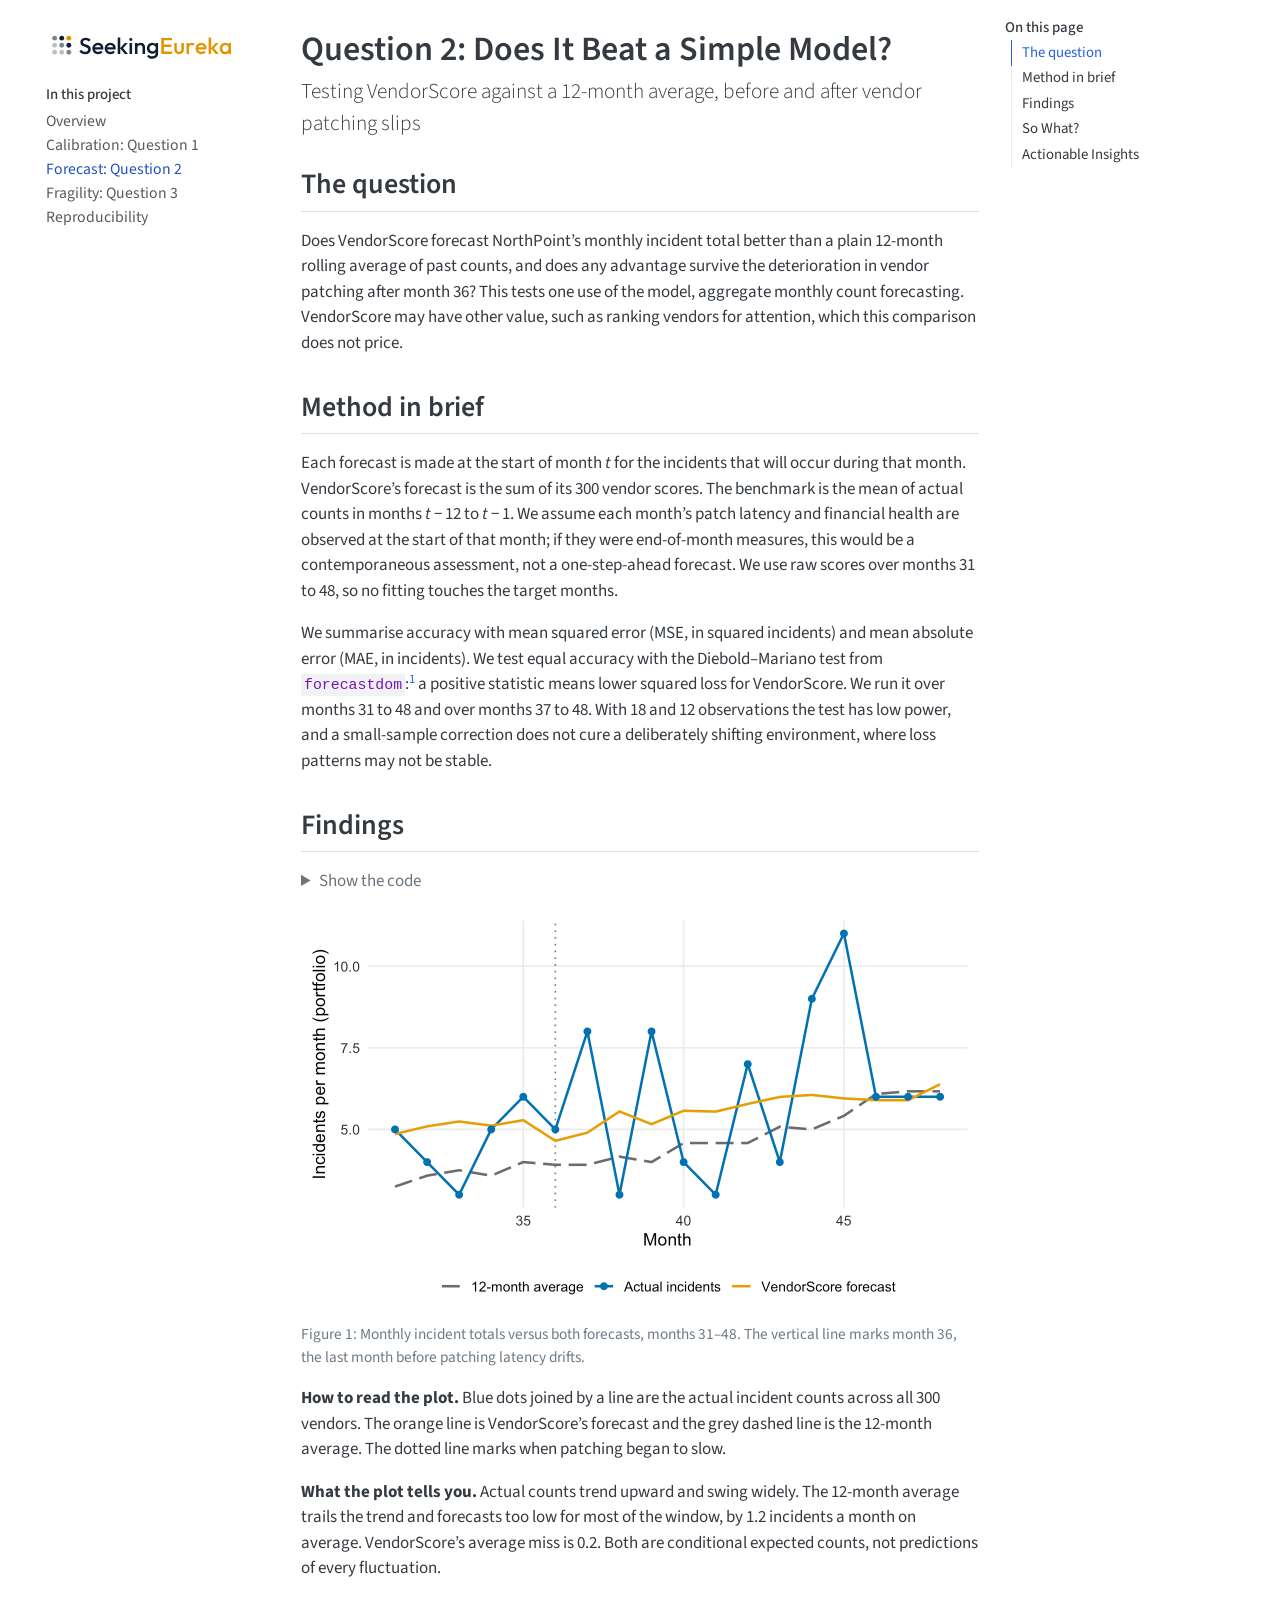
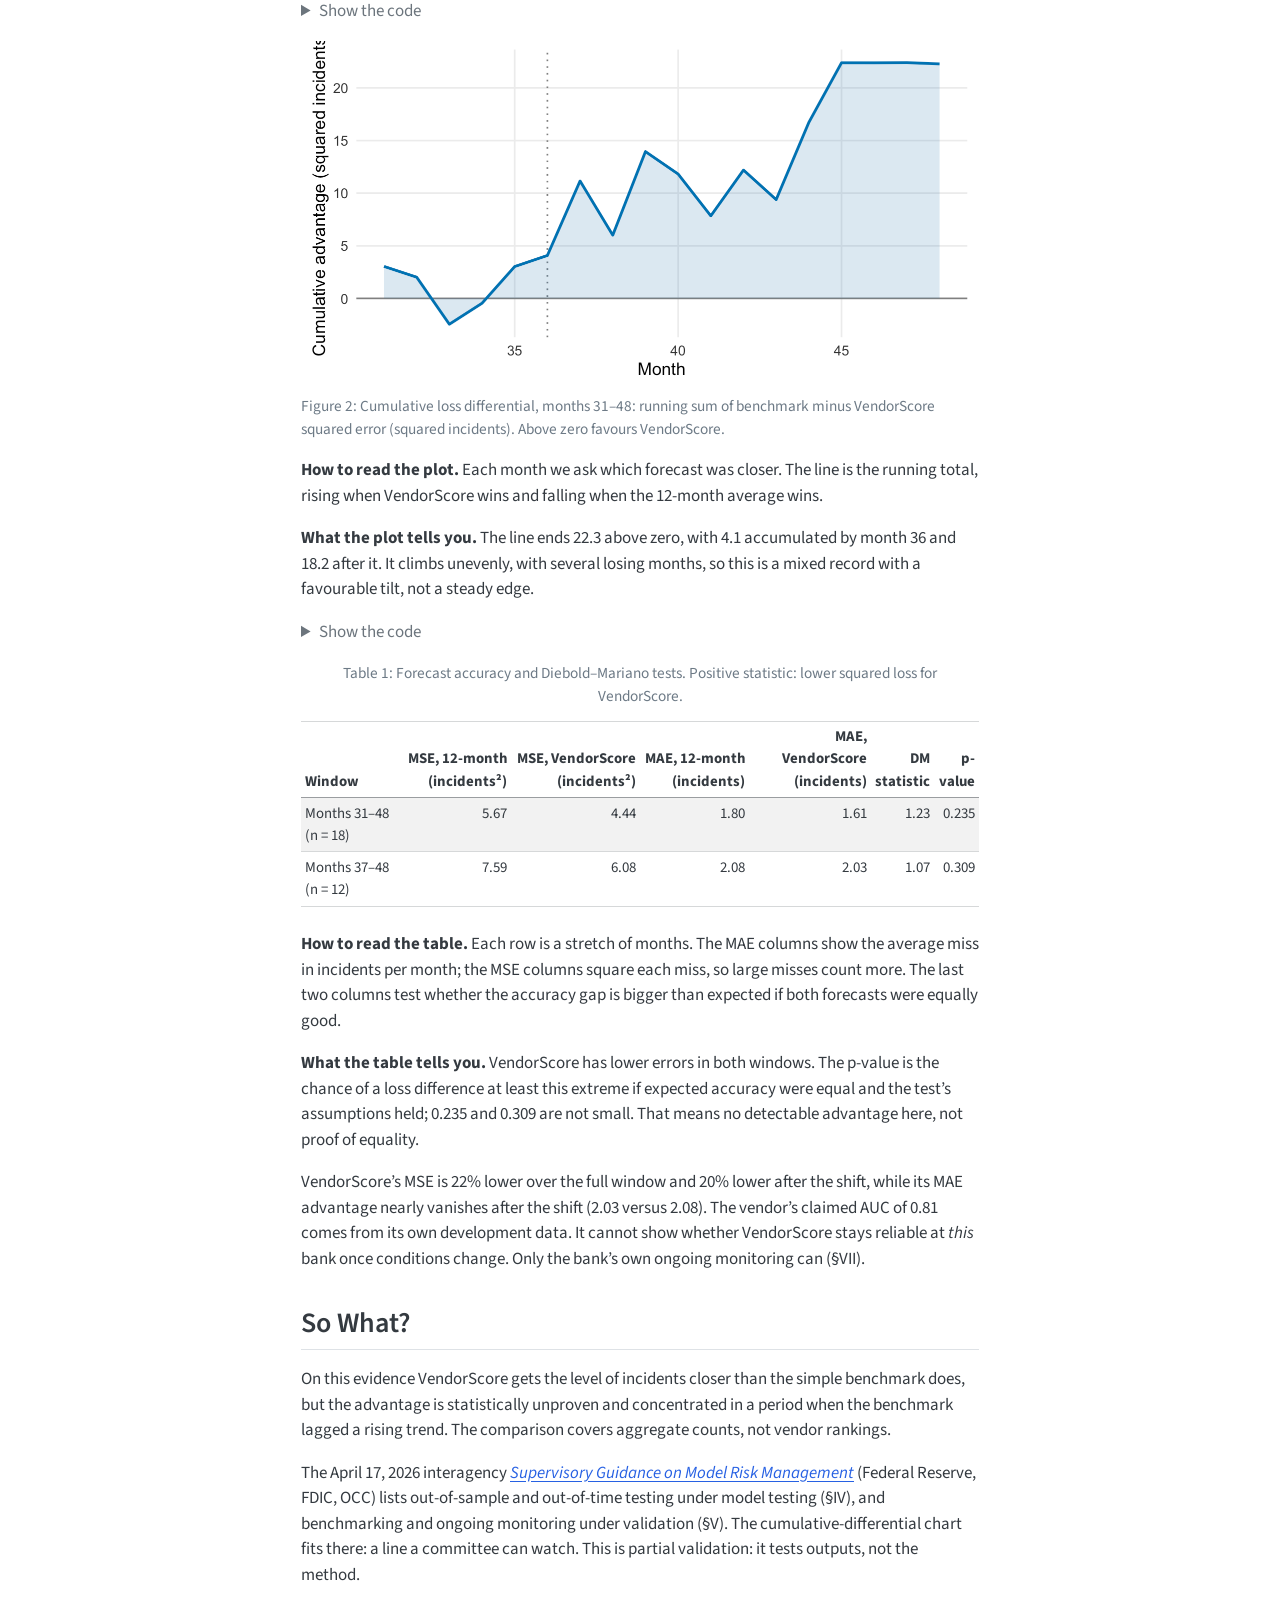
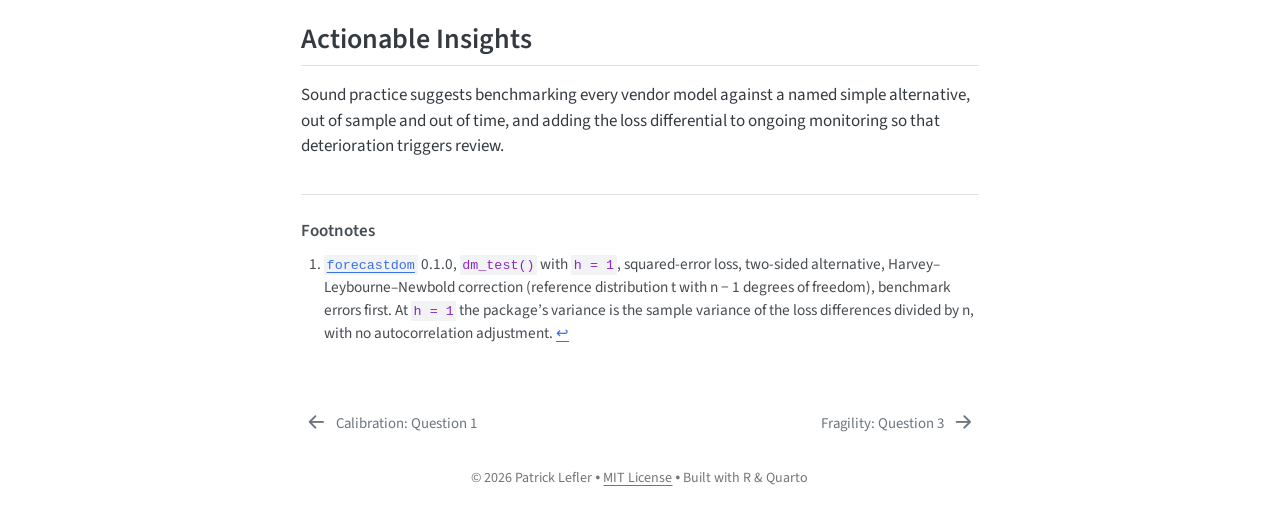
<file: docs/forecast.html>
<!DOCTYPE html>
<html xmlns="http://www.w3.org/1999/xhtml" lang="en" xml:lang="en"><head>

<meta charset="utf-8">
<meta name="generator" content="quarto-1.8.26">

<meta name="viewport" content="width=device-width, initial-scale=1.0, user-scalable=yes">


<title>Question 2: Does It Beat a Simple Model? – Three Questions for Any Risk Model</title>
<style>
code{white-space: pre-wrap;}
span.smallcaps{font-variant: small-caps;}
div.columns{display: flex; gap: min(4vw, 1.5em);}
div.column{flex: auto; overflow-x: auto;}
div.hanging-indent{margin-left: 1.5em; text-indent: -1.5em;}
ul.task-list{list-style: none;}
ul.task-list li input[type="checkbox"] {
  width: 0.8em;
  margin: 0 0.8em 0.2em -1em; /* quarto-specific, see https://github.com/quarto-dev/quarto-cli/issues/4556 */ 
  vertical-align: middle;
}
/* CSS for syntax highlighting */
html { -webkit-text-size-adjust: 100%; }
pre > code.sourceCode { white-space: pre; position: relative; }
pre > code.sourceCode > span { display: inline-block; line-height: 1.25; }
pre > code.sourceCode > span:empty { height: 1.2em; }
.sourceCode { overflow: visible; }
code.sourceCode > span { color: inherit; text-decoration: inherit; }
div.sourceCode { margin: 1em 0; }
pre.sourceCode { margin: 0; }
@media screen {
div.sourceCode { overflow: auto; }
}
@media print {
pre > code.sourceCode { white-space: pre-wrap; }
pre > code.sourceCode > span { text-indent: -5em; padding-left: 5em; }
}
pre.numberSource code
  { counter-reset: source-line 0; }
pre.numberSource code > span
  { position: relative; left: -4em; counter-increment: source-line; }
pre.numberSource code > span > a:first-child::before
  { content: counter(source-line);
    position: relative; left: -1em; text-align: right; vertical-align: baseline;
    border: none; display: inline-block;
    -webkit-touch-callout: none; -webkit-user-select: none;
    -khtml-user-select: none; -moz-user-select: none;
    -ms-user-select: none; user-select: none;
    padding: 0 4px; width: 4em;
  }
pre.numberSource { margin-left: 3em;  padding-left: 4px; }
div.sourceCode
  {   }
@media screen {
pre > code.sourceCode > span > a:first-child::before { text-decoration: underline; }
}
</style>


<script src="site_libs/quarto-nav/quarto-nav.js"></script>
<script src="site_libs/quarto-nav/headroom.min.js"></script>
<link href="./fragility.html" rel="next">
<link href="./calibration.html" rel="prev">
<link href="./assets/images/favicon.svg" rel="icon" type="image/svg+xml">
<script src="site_libs/clipboard/clipboard.min.js"></script>
<script src="site_libs/quarto-html/quarto.js" type="module"></script>
<script src="site_libs/quarto-html/tabsets/tabsets.js" type="module"></script>
<script src="site_libs/quarto-html/axe/axe-check.js" type="module"></script>
<script src="site_libs/quarto-html/popper.min.js"></script>
<script src="site_libs/quarto-html/tippy.umd.min.js"></script>
<script src="site_libs/quarto-html/anchor.min.js"></script>
<link href="site_libs/quarto-html/tippy.css" rel="stylesheet">
<link href="site_libs/quarto-html/quarto-syntax-highlighting-587c61ba64f3a5504c4d52d930310e48.css" rel="stylesheet" id="quarto-text-highlighting-styles">
<script src="site_libs/bootstrap/bootstrap.min.js"></script>
<link href="site_libs/bootstrap/bootstrap-icons.css" rel="stylesheet">
<link href="site_libs/bootstrap/bootstrap-e17081086ff2b44b277c80779499dc85.min.css" rel="stylesheet" append-hash="true" id="quarto-bootstrap" data-mode="light">
<script id="quarto-search-options" type="application/json">{
  "language": {
    "search-no-results-text": "No results",
    "search-matching-documents-text": "matching documents",
    "search-copy-link-title": "Copy link to search",
    "search-hide-matches-text": "Hide additional matches",
    "search-more-match-text": "more match in this document",
    "search-more-matches-text": "more matches in this document",
    "search-clear-button-title": "Clear",
    "search-text-placeholder": "",
    "search-detached-cancel-button-title": "Cancel",
    "search-submit-button-title": "Submit",
    "search-label": "Search"
  }
}</script>


</head>

<body class="nav-sidebar floating quarto-light">

<div id="quarto-search-results"></div>
  <header id="quarto-header" class="headroom fixed-top">
  <nav class="quarto-secondary-nav">
    <div class="container-fluid d-flex">
      <button type="button" class="quarto-btn-toggle btn" data-bs-toggle="collapse" role="button" data-bs-target=".quarto-sidebar-collapse-item" aria-controls="quarto-sidebar" aria-expanded="false" aria-label="Toggle sidebar navigation" onclick="if (window.quartoToggleHeadroom) { window.quartoToggleHeadroom(); }">
        <i class="bi bi-layout-text-sidebar-reverse"></i>
      </button>
        <nav class="quarto-page-breadcrumbs" aria-label="breadcrumb"><ol class="breadcrumb"><li class="breadcrumb-item"><a href="./forecast.html">Forecast: Question 2</a></li></ol></nav>
        <a class="flex-grow-1" role="navigation" data-bs-toggle="collapse" data-bs-target=".quarto-sidebar-collapse-item" aria-controls="quarto-sidebar" aria-expanded="false" aria-label="Toggle sidebar navigation" onclick="if (window.quartoToggleHeadroom) { window.quartoToggleHeadroom(); }">      
        </a>
    </div>
  </nav>
</header>
<!-- content -->
<div id="quarto-content" class="quarto-container page-columns page-rows-contents page-layout-article">
<!-- sidebar -->
  <nav id="quarto-sidebar" class="sidebar collapse collapse-horizontal quarto-sidebar-collapse-item sidebar-navigation floating overflow-auto">
    <div class="pt-lg-2 mt-2 text-left sidebar-header">
      <a href="./index.html" class="sidebar-logo-link">
      <img src="./assets/images/logo.svg" alt="Seeking Eureka" class="sidebar-logo light-content py-0 d-lg-inline d-none">
      <img src="./assets/images/logo.svg" alt="Seeking Eureka" class="sidebar-logo dark-content py-0 d-lg-inline d-none">
      </a>
      </div>
    <div class="sidebar-menu-container"> 
    <ul class="list-unstyled mt-1">
        <li class="sidebar-item">
  <div class="sidebar-item-container"> 
  <a href="./index.html" class="sidebar-item-text sidebar-link">
 <span class="menu-text">Overview</span></a>
  </div>
</li>
        <li class="sidebar-item">
  <div class="sidebar-item-container"> 
  <a href="./calibration.html" class="sidebar-item-text sidebar-link">
 <span class="menu-text">Calibration: Question 1</span></a>
  </div>
</li>
        <li class="sidebar-item">
  <div class="sidebar-item-container"> 
  <a href="./forecast.html" class="sidebar-item-text sidebar-link active">
 <span class="menu-text">Forecast: Question 2</span></a>
  </div>
</li>
        <li class="sidebar-item">
  <div class="sidebar-item-container"> 
  <a href="./fragility.html" class="sidebar-item-text sidebar-link">
 <span class="menu-text">Fragility: Question 3</span></a>
  </div>
</li>
        <li class="sidebar-item">
  <div class="sidebar-item-container"> 
  <a href="./reproducibility.html" class="sidebar-item-text sidebar-link">
 <span class="menu-text">Reproducibility</span></a>
  </div>
</li>
    </ul>
    </div>
</nav>
<div id="quarto-sidebar-glass" class="quarto-sidebar-collapse-item" data-bs-toggle="collapse" data-bs-target=".quarto-sidebar-collapse-item"></div>
<!-- margin-sidebar -->
    <div id="quarto-margin-sidebar" class="sidebar margin-sidebar">
        <nav id="TOC" role="doc-toc" class="toc-active">
    <h2 id="toc-title">On this page</h2>
   
  <ul>
  <li><a href="#the-question" id="toc-the-question" class="nav-link active" data-scroll-target="#the-question">The question</a></li>
  <li><a href="#method-in-brief" id="toc-method-in-brief" class="nav-link" data-scroll-target="#method-in-brief">Method in brief</a></li>
  <li><a href="#findings" id="toc-findings" class="nav-link" data-scroll-target="#findings">Findings</a></li>
  <li><a href="#so-what" id="toc-so-what" class="nav-link" data-scroll-target="#so-what">So What?</a></li>
  <li><a href="#actionable-insights" id="toc-actionable-insights" class="nav-link" data-scroll-target="#actionable-insights">Actionable Insights</a></li>
  </ul>
</nav>
    </div>
<!-- main -->
<main class="content" id="quarto-document-content">

<header id="title-block-header" class="quarto-title-block default">
<div class="quarto-title">
<h1 class="title">Question 2: Does It Beat a Simple Model?</h1>
<p class="subtitle lead">Testing VendorScore against a 12-month average, before and after vendor patching slips</p>
</div>



<div class="quarto-title-meta">

    
  
    
  </div>
  


</header>


<section id="the-question" class="level2">
<h2 class="anchored" data-anchor-id="the-question">The question</h2>
<p>Does VendorScore forecast NorthPoint’s monthly incident total better than a plain 12-month rolling average of past counts, and does any advantage survive the deterioration in vendor patching after month 36? This tests one use of the model, aggregate monthly count forecasting. VendorScore may have other value, such as ranking vendors for attention, which this comparison does not price.</p>
</section>
<section id="method-in-brief" class="level2">
<h2 class="anchored" data-anchor-id="method-in-brief">Method in brief</h2>
<p>Each forecast is made at the start of month <em>t</em> for the incidents that will occur during that month. VendorScore’s forecast is the sum of its 300 vendor scores. The benchmark is the mean of actual counts in months <em>t</em> − 12 to <em>t</em> − 1. We assume each month’s patch latency and financial health are observed at the start of that month; if they were end-of-month measures, this would be a contemporaneous assessment, not a one-step-ahead forecast. We use raw scores over months 31 to 48, so no fitting touches the target months.</p>
<p>We summarise accuracy with mean squared error (MSE, in squared incidents) and mean absolute error (MAE, in incidents). We test equal accuracy with the Diebold–Mariano test from <code>forecastdom</code>:<a href="#fn1" class="footnote-ref" id="fnref1" role="doc-noteref"><sup>1</sup></a> a positive statistic means lower squared loss for VendorScore. We run it over months 31 to 48 and over months 37 to 48. With 18 and 12 observations the test has low power, and a small-sample correction does not cure a deliberately shifting environment, where loss patterns may not be stable.</p>
</section>
<section id="findings" class="level2">
<h2 class="anchored" data-anchor-id="findings">Findings</h2>
<div class="cell">
<details class="code-fold">
<summary>Show the code</summary>
<div class="code-copy-outer-scaffold"><div class="sourceCode cell-code" id="cb1"><pre class="sourceCode r code-with-copy"><code class="sourceCode r"><span id="cb1-1"><a href="#cb1-1" aria-hidden="true" tabindex="-1"></a><span class="fu">ggplot</span>(long, <span class="fu">aes</span>(month, value, <span class="at">colour =</span> series, <span class="at">linetype =</span> series)) <span class="sc">+</span></span>
<span id="cb1-2"><a href="#cb1-2" aria-hidden="true" tabindex="-1"></a>  <span class="fu">geom_vline</span>(<span class="at">xintercept =</span> fc<span class="sc">$</span>shift_month, <span class="at">colour =</span> <span class="st">"grey50"</span>, <span class="at">linetype =</span> <span class="st">"dotted"</span>) <span class="sc">+</span></span>
<span id="cb1-3"><a href="#cb1-3" aria-hidden="true" tabindex="-1"></a>  <span class="fu">geom_line</span>(<span class="at">linewidth =</span> <span class="fl">0.9</span>) <span class="sc">+</span></span>
<span id="cb1-4"><a href="#cb1-4" aria-hidden="true" tabindex="-1"></a>  <span class="fu">geom_point</span>(<span class="at">data =</span> <span class="fu">subset</span>(long, series <span class="sc">==</span> <span class="st">"Actual incidents"</span>), <span class="at">size =</span> <span class="dv">2</span>) <span class="sc">+</span></span>
<span id="cb1-5"><a href="#cb1-5" aria-hidden="true" tabindex="-1"></a>  <span class="fu">scale_colour_manual</span>(<span class="at">values =</span> <span class="fu">c</span>(<span class="st">"Actual incidents"</span> <span class="ot">=</span> okabe_ito[[<span class="st">"blue"</span>]],</span>
<span id="cb1-6"><a href="#cb1-6" aria-hidden="true" tabindex="-1"></a>                                 <span class="st">"VendorScore forecast"</span> <span class="ot">=</span> okabe_ito[[<span class="st">"orange"</span>]],</span>
<span id="cb1-7"><a href="#cb1-7" aria-hidden="true" tabindex="-1"></a>                                 <span class="st">"12-month average"</span> <span class="ot">=</span> okabe_ito[[<span class="st">"grey"</span>]])) <span class="sc">+</span></span>
<span id="cb1-8"><a href="#cb1-8" aria-hidden="true" tabindex="-1"></a>  <span class="fu">scale_linetype_manual</span>(<span class="at">values =</span> <span class="fu">c</span>(<span class="st">"Actual incidents"</span> <span class="ot">=</span> <span class="st">"solid"</span>,</span>
<span id="cb1-9"><a href="#cb1-9" aria-hidden="true" tabindex="-1"></a>                                   <span class="st">"VendorScore forecast"</span> <span class="ot">=</span> <span class="st">"solid"</span>,</span>
<span id="cb1-10"><a href="#cb1-10" aria-hidden="true" tabindex="-1"></a>                                   <span class="st">"12-month average"</span> <span class="ot">=</span> <span class="st">"longdash"</span>)) <span class="sc">+</span></span>
<span id="cb1-11"><a href="#cb1-11" aria-hidden="true" tabindex="-1"></a>  <span class="fu">labs</span>(<span class="at">x =</span> <span class="st">"Month"</span>, <span class="at">y =</span> <span class="st">"Incidents per month (portfolio)"</span>, <span class="at">colour =</span> <span class="cn">NULL</span>, <span class="at">linetype =</span> <span class="cn">NULL</span>)</span></code></pre></div><button title="Copy to Clipboard" class="code-copy-button"><i class="bi"></i></button></div>
</details>
<div class="cell-output-display">
<div id="fig-forecast" class="quarto-float quarto-figure quarto-figure-center anchored" alt="Line chart of actual monthly incident counts, the VendorScore forecast and the 12-month average, with a vertical line at month 36.">
<figure class="quarto-float quarto-float-fig figure">
<div aria-describedby="fig-forecast-caption-0ceaefa1-69ba-4598-a22c-09a6ac19f8ca">
<img src="forecast_files/figure-html/fig-forecast-1.png" class="img-fluid figure-img" alt="Line chart of actual monthly incident counts, the VendorScore forecast and the 12-month average, with a vertical line at month 36." width="672">
</div>
<figcaption class="quarto-float-caption-bottom quarto-float-caption quarto-float-fig" id="fig-forecast-caption-0ceaefa1-69ba-4598-a22c-09a6ac19f8ca">
Figure&nbsp;1: Monthly incident totals versus both forecasts, months 31–48. The vertical line marks month 36, the last month before patching latency drifts.
</figcaption>
</figure>
</div>
</div>
</div>
<div class="reader-note">
<p><strong>How to read the plot.</strong> Blue dots joined by a line are the actual incident counts across all 300 vendors. The orange line is VendorScore’s forecast and the grey dashed line is the 12-month average. The dotted line marks when patching began to slow.</p>
<p><strong>What the plot tells you.</strong> Actual counts trend upward and swing widely. The 12-month average trails the trend and forecasts too low for most of the window, by 1.2 incidents a month on average. VendorScore’s average miss is 0.2. Both are conditional expected counts, not predictions of every fluctuation.</p>
</div>
<div class="cell">
<details class="code-fold">
<summary>Show the code</summary>
<div class="code-copy-outer-scaffold"><div class="sourceCode cell-code" id="cb2"><pre class="sourceCode r code-with-copy"><code class="sourceCode r"><span id="cb2-1"><a href="#cb2-1" aria-hidden="true" tabindex="-1"></a><span class="fu">ggplot</span>(tst, <span class="fu">aes</span>(month, cum_diff)) <span class="sc">+</span></span>
<span id="cb2-2"><a href="#cb2-2" aria-hidden="true" tabindex="-1"></a>  <span class="fu">geom_hline</span>(<span class="at">yintercept =</span> <span class="dv">0</span>, <span class="at">colour =</span> <span class="st">"grey50"</span>) <span class="sc">+</span></span>
<span id="cb2-3"><a href="#cb2-3" aria-hidden="true" tabindex="-1"></a>  <span class="fu">geom_vline</span>(<span class="at">xintercept =</span> fc<span class="sc">$</span>shift_month, <span class="at">colour =</span> <span class="st">"grey50"</span>, <span class="at">linetype =</span> <span class="st">"dotted"</span>) <span class="sc">+</span></span>
<span id="cb2-4"><a href="#cb2-4" aria-hidden="true" tabindex="-1"></a>  <span class="fu">geom_area</span>(<span class="at">fill =</span> okabe_ito[[<span class="st">"blue"</span>]], <span class="at">alpha =</span> <span class="fl">0.18</span>) <span class="sc">+</span></span>
<span id="cb2-5"><a href="#cb2-5" aria-hidden="true" tabindex="-1"></a>  <span class="fu">geom_line</span>(<span class="at">colour =</span> okabe_ito[[<span class="st">"blue"</span>]], <span class="at">linewidth =</span> <span class="dv">1</span>) <span class="sc">+</span></span>
<span id="cb2-6"><a href="#cb2-6" aria-hidden="true" tabindex="-1"></a>  <span class="fu">labs</span>(<span class="at">x =</span> <span class="st">"Month"</span>, <span class="at">y =</span> <span class="st">"Cumulative advantage (squared incidents)"</span>)</span></code></pre></div><button title="Copy to Clipboard" class="code-copy-button"><i class="bi"></i></button></div>
</details>
<div class="cell-output-display">
<div id="fig-cumulative" class="quarto-float quarto-figure quarto-figure-center anchored" alt="Line chart of the running total of squared-error differences, ending positive, with a vertical line at month 36.">
<figure class="quarto-float quarto-float-fig figure">
<div aria-describedby="fig-cumulative-caption-0ceaefa1-69ba-4598-a22c-09a6ac19f8ca">
<img src="forecast_files/figure-html/fig-cumulative-1.png" class="img-fluid figure-img" alt="Line chart of the running total of squared-error differences, ending positive, with a vertical line at month 36." width="672">
</div>
<figcaption class="quarto-float-caption-bottom quarto-float-caption quarto-float-fig" id="fig-cumulative-caption-0ceaefa1-69ba-4598-a22c-09a6ac19f8ca">
Figure&nbsp;2: Cumulative loss differential, months 31–48: running sum of benchmark minus VendorScore squared error (squared incidents). Above zero favours VendorScore.
</figcaption>
</figure>
</div>
</div>
</div>
<div class="reader-note">
<p><strong>How to read the plot.</strong> Each month we ask which forecast was closer. The line is the running total, rising when VendorScore wins and falling when the 12-month average wins.</p>
<p><strong>What the plot tells you.</strong> The line ends 22.3 above zero, with 4.1 accumulated by month 36 and 18.2 after it. It climbs unevenly, with several losing months, so this is a mixed record with a favourable tilt, not a steady edge.</p>
</div>
<div class="cell">
<details class="code-fold">
<summary>Show the code</summary>
<div class="code-copy-outer-scaffold"><div class="sourceCode cell-code" id="cb3"><pre class="sourceCode r code-with-copy"><code class="sourceCode r"><span id="cb3-1"><a href="#cb3-1" aria-hidden="true" tabindex="-1"></a>tab <span class="ot">&lt;-</span> <span class="fu">data.frame</span>(</span>
<span id="cb3-2"><a href="#cb3-2" aria-hidden="true" tabindex="-1"></a>  <span class="at">Window =</span> <span class="fu">c</span>(<span class="st">"Months 31–48 (n = 18)"</span>, <span class="st">"Months 37–48 (n = 12)"</span>),</span>
<span id="cb3-3"><a href="#cb3-3" aria-hidden="true" tabindex="-1"></a>  <span class="st">`</span><span class="at">MSE, 12-month (incidents²)</span><span class="st">`</span> <span class="ot">=</span> res<span class="sc">$</span>mse_naive, <span class="st">`</span><span class="at">MSE, VendorScore (incidents²)</span><span class="st">`</span> <span class="ot">=</span> res<span class="sc">$</span>mse_vs,</span>
<span id="cb3-4"><a href="#cb3-4" aria-hidden="true" tabindex="-1"></a>  <span class="st">`</span><span class="at">MAE, 12-month (incidents)</span><span class="st">`</span> <span class="ot">=</span> res<span class="sc">$</span>mae_naive, <span class="st">`</span><span class="at">MAE, VendorScore (incidents)</span><span class="st">`</span> <span class="ot">=</span> res<span class="sc">$</span>mae_vs,</span>
<span id="cb3-5"><a href="#cb3-5" aria-hidden="true" tabindex="-1"></a>  <span class="st">`</span><span class="at">DM statistic</span><span class="st">`</span> <span class="ot">=</span> res<span class="sc">$</span>dm_stat, <span class="st">`</span><span class="at">p-value</span><span class="st">`</span> <span class="ot">=</span> res<span class="sc">$</span>dm_p, <span class="at">check.names =</span> <span class="cn">FALSE</span>)</span>
<span id="cb3-6"><a href="#cb3-6" aria-hidden="true" tabindex="-1"></a>knitr<span class="sc">::</span><span class="fu">kable</span>(tab, <span class="at">digits =</span> <span class="fu">c</span>(<span class="dv">0</span>, <span class="dv">2</span>, <span class="dv">2</span>, <span class="dv">2</span>, <span class="dv">2</span>, <span class="dv">2</span>, <span class="dv">3</span>))</span></code></pre></div><button title="Copy to Clipboard" class="code-copy-button"><i class="bi"></i></button></div>
</details>
<div id="tbl-accuracy" class="cell quarto-float quarto-figure quarto-figure-center anchored">
<figure class="quarto-float quarto-float-tbl figure">
<figcaption class="quarto-float-caption-top quarto-float-caption quarto-float-tbl" id="tbl-accuracy-caption-0ceaefa1-69ba-4598-a22c-09a6ac19f8ca">
Table&nbsp;1: Forecast accuracy and Diebold–Mariano tests. Positive statistic: lower squared loss for VendorScore.
</figcaption>
<div aria-describedby="tbl-accuracy-caption-0ceaefa1-69ba-4598-a22c-09a6ac19f8ca">
<div class="cell-output-display">
<table class="do-not-create-environment cell caption-top table table-sm table-striped small">
<colgroup>
<col style="width: 14%">
<col style="width: 17%">
<col style="width: 19%">
<col style="width: 16%">
<col style="width: 18%">
<col style="width: 8%">
<col style="width: 5%">
</colgroup>
<thead>
<tr class="header">
<th style="text-align: left;">Window</th>
<th style="text-align: right;">MSE, 12-month (incidents²)</th>
<th style="text-align: right;">MSE, VendorScore (incidents²)</th>
<th style="text-align: right;">MAE, 12-month (incidents)</th>
<th style="text-align: right;">MAE, VendorScore (incidents)</th>
<th style="text-align: right;">DM statistic</th>
<th style="text-align: right;">p-value</th>
</tr>
</thead>
<tbody>
<tr class="odd">
<td style="text-align: left;">Months 31–48 (n = 18)</td>
<td style="text-align: right;">5.67</td>
<td style="text-align: right;">4.44</td>
<td style="text-align: right;">1.80</td>
<td style="text-align: right;">1.61</td>
<td style="text-align: right;">1.23</td>
<td style="text-align: right;">0.235</td>
</tr>
<tr class="even">
<td style="text-align: left;">Months 37–48 (n = 12)</td>
<td style="text-align: right;">7.59</td>
<td style="text-align: right;">6.08</td>
<td style="text-align: right;">2.08</td>
<td style="text-align: right;">2.03</td>
<td style="text-align: right;">1.07</td>
<td style="text-align: right;">0.309</td>
</tr>
</tbody>
</table>
</div>
</div>
</figure>
</div>
</div>
<div class="reader-note">
<p><strong>How to read the table.</strong> Each row is a stretch of months. The MAE columns show the average miss in incidents per month; the MSE columns square each miss, so large misses count more. The last two columns test whether the accuracy gap is bigger than expected if both forecasts were equally good.</p>
<p><strong>What the table tells you.</strong> VendorScore has lower errors in both windows. The p-value is the chance of a loss difference at least this extreme if expected accuracy were equal and the test’s assumptions held; 0.235 and 0.309 are not small. That means no detectable advantage here, not proof of equality.</p>
</div>
<p>VendorScore’s MSE is 22% lower over the full window and 20% lower after the shift, while its MAE advantage nearly vanishes after the shift (2.03 versus 2.08). The vendor’s claimed AUC of 0.81 comes from its own development data. It cannot show whether VendorScore stays reliable at <em>this</em> bank once conditions change. Only the bank’s own ongoing monitoring can (§VII).</p>
</section>
<section id="so-what" class="level2">
<h2 class="anchored" data-anchor-id="so-what">So What?</h2>
<p>On this evidence VendorScore gets the level of incidents closer than the simple benchmark does, but the advantage is statistically unproven and concentrated in a period when the benchmark lagged a rising trend. The comparison covers aggregate counts, not vendor rankings.</p>
<p>The April 17, 2026 interagency <a href="https://www.occ.gov/news-issuances/bulletins/2026/bulletin-2026-13a.pdf"><em>Supervisory Guidance on Model Risk Management</em></a> (Federal Reserve, FDIC, OCC) lists out-of-sample and out-of-time testing under model testing (§IV), and benchmarking and ongoing monitoring under validation (§V). The cumulative-differential chart fits there: a line a committee can watch. This is partial validation: it tests outputs, not the method.</p>
</section>
<section id="actionable-insights" class="level2">
<h2 class="anchored" data-anchor-id="actionable-insights">Actionable Insights</h2>
<p>Sound practice suggests benchmarking every vendor model against a named simple alternative, out of sample and out of time, and adding the loss differential to ongoing monitoring so that deterioration triggers review.</p>


</section>


<div id="quarto-appendix" class="default"><section id="footnotes" class="footnotes footnotes-end-of-document" role="doc-endnotes"><h2 class="anchored quarto-appendix-heading">Footnotes</h2>

<ol>
<li id="fn1"><p><a href="https://cran.r-project.org/package=forecastdom"><code>forecastdom</code></a> 0.1.0, <code>dm_test()</code> with <code>h = 1</code>, squared-error loss, two-sided alternative, Harvey–Leybourne–Newbold correction (reference distribution t with n − 1 degrees of freedom), benchmark errors first. At <code>h = 1</code> the package’s variance is the sample variance of the loss differences divided by n, with no autocorrelation adjustment.<a href="#fnref1" class="footnote-back" role="doc-backlink">↩︎</a></p></li>
</ol>
</section></div></main> <!-- /main -->
<script id="quarto-html-after-body" type="application/javascript">
  window.document.addEventListener("DOMContentLoaded", function (event) {
    const icon = "";
    const anchorJS = new window.AnchorJS();
    anchorJS.options = {
      placement: 'right',
      icon: icon
    };
    anchorJS.add('.anchored');
    const isCodeAnnotation = (el) => {
      for (const clz of el.classList) {
        if (clz.startsWith('code-annotation-')) {                     
          return true;
        }
      }
      return false;
    }
    const onCopySuccess = function(e) {
      // button target
      const button = e.trigger;
      // don't keep focus
      button.blur();
      // flash "checked"
      button.classList.add('code-copy-button-checked');
      var currentTitle = button.getAttribute("title");
      button.setAttribute("title", "Copied!");
      let tooltip;
      if (window.bootstrap) {
        button.setAttribute("data-bs-toggle", "tooltip");
        button.setAttribute("data-bs-placement", "left");
        button.setAttribute("data-bs-title", "Copied!");
        tooltip = new bootstrap.Tooltip(button, 
          { trigger: "manual", 
            customClass: "code-copy-button-tooltip",
            offset: [0, -8]});
        tooltip.show();    
      }
      setTimeout(function() {
        if (tooltip) {
          tooltip.hide();
          button.removeAttribute("data-bs-title");
          button.removeAttribute("data-bs-toggle");
          button.removeAttribute("data-bs-placement");
        }
        button.setAttribute("title", currentTitle);
        button.classList.remove('code-copy-button-checked');
      }, 1000);
      // clear code selection
      e.clearSelection();
    }
    const getTextToCopy = function(trigger) {
      const outerScaffold = trigger.parentElement.cloneNode(true);
      const codeEl = outerScaffold.querySelector('code');
      for (const childEl of codeEl.children) {
        if (isCodeAnnotation(childEl)) {
          childEl.remove();
        }
      }
      return codeEl.innerText;
    }
    const clipboard = new window.ClipboardJS('.code-copy-button:not([data-in-quarto-modal])', {
      text: getTextToCopy
    });
    clipboard.on('success', onCopySuccess);
    if (window.document.getElementById('quarto-embedded-source-code-modal')) {
      const clipboardModal = new window.ClipboardJS('.code-copy-button[data-in-quarto-modal]', {
        text: getTextToCopy,
        container: window.document.getElementById('quarto-embedded-source-code-modal')
      });
      clipboardModal.on('success', onCopySuccess);
    }
      var localhostRegex = new RegExp(/^(?:http|https):\/\/localhost\:?[0-9]*\//);
      var mailtoRegex = new RegExp(/^mailto:/);
        var filterRegex = new RegExp('/' + window.location.host + '/');
      var isInternal = (href) => {
          return filterRegex.test(href) || localhostRegex.test(href) || mailtoRegex.test(href);
      }
      // Inspect non-navigation links and adorn them if external
     var links = window.document.querySelectorAll('a[href]:not(.nav-link):not(.navbar-brand):not(.toc-action):not(.sidebar-link):not(.sidebar-item-toggle):not(.pagination-link):not(.no-external):not([aria-hidden]):not(.dropdown-item):not(.quarto-navigation-tool):not(.about-link)');
      for (var i=0; i<links.length; i++) {
        const link = links[i];
        if (!isInternal(link.href)) {
          // undo the damage that might have been done by quarto-nav.js in the case of
          // links that we want to consider external
          if (link.dataset.originalHref !== undefined) {
            link.href = link.dataset.originalHref;
          }
        }
      }
    function tippyHover(el, contentFn, onTriggerFn, onUntriggerFn) {
      const config = {
        allowHTML: true,
        maxWidth: 500,
        delay: 100,
        arrow: false,
        appendTo: function(el) {
            return el.parentElement;
        },
        interactive: true,
        interactiveBorder: 10,
        theme: 'quarto',
        placement: 'bottom-start',
      };
      if (contentFn) {
        config.content = contentFn;
      }
      if (onTriggerFn) {
        config.onTrigger = onTriggerFn;
      }
      if (onUntriggerFn) {
        config.onUntrigger = onUntriggerFn;
      }
      window.tippy(el, config); 
    }
    const noterefs = window.document.querySelectorAll('a[role="doc-noteref"]');
    for (var i=0; i<noterefs.length; i++) {
      const ref = noterefs[i];
      tippyHover(ref, function() {
        // use id or data attribute instead here
        let href = ref.getAttribute('data-footnote-href') || ref.getAttribute('href');
        try { href = new URL(href).hash; } catch {}
        const id = href.replace(/^#\/?/, "");
        const note = window.document.getElementById(id);
        if (note) {
          return note.innerHTML;
        } else {
          return "";
        }
      });
    }
    const xrefs = window.document.querySelectorAll('a.quarto-xref');
    const processXRef = (id, note) => {
      // Strip column container classes
      const stripColumnClz = (el) => {
        el.classList.remove("page-full", "page-columns");
        if (el.children) {
          for (const child of el.children) {
            stripColumnClz(child);
          }
        }
      }
      stripColumnClz(note)
      if (id === null || id.startsWith('sec-')) {
        // Special case sections, only their first couple elements
        const container = document.createElement("div");
        if (note.children && note.children.length > 2) {
          container.appendChild(note.children[0].cloneNode(true));
          for (let i = 1; i < note.children.length; i++) {
            const child = note.children[i];
            if (child.tagName === "P" && child.innerText === "") {
              continue;
            } else {
              container.appendChild(child.cloneNode(true));
              break;
            }
          }
          if (window.Quarto?.typesetMath) {
            window.Quarto.typesetMath(container);
          }
          return container.innerHTML
        } else {
          if (window.Quarto?.typesetMath) {
            window.Quarto.typesetMath(note);
          }
          return note.innerHTML;
        }
      } else {
        // Remove any anchor links if they are present
        const anchorLink = note.querySelector('a.anchorjs-link');
        if (anchorLink) {
          anchorLink.remove();
        }
        if (window.Quarto?.typesetMath) {
          window.Quarto.typesetMath(note);
        }
        if (note.classList.contains("callout")) {
          return note.outerHTML;
        } else {
          return note.innerHTML;
        }
      }
    }
    for (var i=0; i<xrefs.length; i++) {
      const xref = xrefs[i];
      tippyHover(xref, undefined, function(instance) {
        instance.disable();
        let url = xref.getAttribute('href');
        let hash = undefined; 
        if (url.startsWith('#')) {
          hash = url;
        } else {
          try { hash = new URL(url).hash; } catch {}
        }
        if (hash) {
          const id = hash.replace(/^#\/?/, "");
          const note = window.document.getElementById(id);
          if (note !== null) {
            try {
              const html = processXRef(id, note.cloneNode(true));
              instance.setContent(html);
            } finally {
              instance.enable();
              instance.show();
            }
          } else {
            // See if we can fetch this
            fetch(url.split('#')[0])
            .then(res => res.text())
            .then(html => {
              const parser = new DOMParser();
              const htmlDoc = parser.parseFromString(html, "text/html");
              const note = htmlDoc.getElementById(id);
              if (note !== null) {
                const html = processXRef(id, note);
                instance.setContent(html);
              } 
            }).finally(() => {
              instance.enable();
              instance.show();
            });
          }
        } else {
          // See if we can fetch a full url (with no hash to target)
          // This is a special case and we should probably do some content thinning / targeting
          fetch(url)
          .then(res => res.text())
          .then(html => {
            const parser = new DOMParser();
            const htmlDoc = parser.parseFromString(html, "text/html");
            const note = htmlDoc.querySelector('main.content');
            if (note !== null) {
              // This should only happen for chapter cross references
              // (since there is no id in the URL)
              // remove the first header
              if (note.children.length > 0 && note.children[0].tagName === "HEADER") {
                note.children[0].remove();
              }
              const html = processXRef(null, note);
              instance.setContent(html);
            } 
          }).finally(() => {
            instance.enable();
            instance.show();
          });
        }
      }, function(instance) {
      });
    }
        let selectedAnnoteEl;
        const selectorForAnnotation = ( cell, annotation) => {
          let cellAttr = 'data-code-cell="' + cell + '"';
          let lineAttr = 'data-code-annotation="' +  annotation + '"';
          const selector = 'span[' + cellAttr + '][' + lineAttr + ']';
          return selector;
        }
        const selectCodeLines = (annoteEl) => {
          const doc = window.document;
          const targetCell = annoteEl.getAttribute("data-target-cell");
          const targetAnnotation = annoteEl.getAttribute("data-target-annotation");
          const annoteSpan = window.document.querySelector(selectorForAnnotation(targetCell, targetAnnotation));
          const lines = annoteSpan.getAttribute("data-code-lines").split(",");
          const lineIds = lines.map((line) => {
            return targetCell + "-" + line;
          })
          let top = null;
          let height = null;
          let parent = null;
          if (lineIds.length > 0) {
              //compute the position of the single el (top and bottom and make a div)
              const el = window.document.getElementById(lineIds[0]);
              top = el.offsetTop;
              height = el.offsetHeight;
              parent = el.parentElement.parentElement;
            if (lineIds.length > 1) {
              const lastEl = window.document.getElementById(lineIds[lineIds.length - 1]);
              const bottom = lastEl.offsetTop + lastEl.offsetHeight;
              height = bottom - top;
            }
            if (top !== null && height !== null && parent !== null) {
              // cook up a div (if necessary) and position it 
              let div = window.document.getElementById("code-annotation-line-highlight");
              if (div === null) {
                div = window.document.createElement("div");
                div.setAttribute("id", "code-annotation-line-highlight");
                div.style.position = 'absolute';
                parent.appendChild(div);
              }
              div.style.top = top - 2 + "px";
              div.style.height = height + 4 + "px";
              div.style.left = 0;
              let gutterDiv = window.document.getElementById("code-annotation-line-highlight-gutter");
              if (gutterDiv === null) {
                gutterDiv = window.document.createElement("div");
                gutterDiv.setAttribute("id", "code-annotation-line-highlight-gutter");
                gutterDiv.style.position = 'absolute';
                const codeCell = window.document.getElementById(targetCell);
                const gutter = codeCell.querySelector('.code-annotation-gutter');
                gutter.appendChild(gutterDiv);
              }
              gutterDiv.style.top = top - 2 + "px";
              gutterDiv.style.height = height + 4 + "px";
            }
            selectedAnnoteEl = annoteEl;
          }
        };
        const unselectCodeLines = () => {
          const elementsIds = ["code-annotation-line-highlight", "code-annotation-line-highlight-gutter"];
          elementsIds.forEach((elId) => {
            const div = window.document.getElementById(elId);
            if (div) {
              div.remove();
            }
          });
          selectedAnnoteEl = undefined;
        };
          // Handle positioning of the toggle
      window.addEventListener(
        "resize",
        throttle(() => {
          elRect = undefined;
          if (selectedAnnoteEl) {
            selectCodeLines(selectedAnnoteEl);
          }
        }, 10)
      );
      function throttle(fn, ms) {
      let throttle = false;
      let timer;
        return (...args) => {
          if(!throttle) { // first call gets through
              fn.apply(this, args);
              throttle = true;
          } else { // all the others get throttled
              if(timer) clearTimeout(timer); // cancel #2
              timer = setTimeout(() => {
                fn.apply(this, args);
                timer = throttle = false;
              }, ms);
          }
        };
      }
        // Attach click handler to the DT
        const annoteDls = window.document.querySelectorAll('dt[data-target-cell]');
        for (const annoteDlNode of annoteDls) {
          annoteDlNode.addEventListener('click', (event) => {
            const clickedEl = event.target;
            if (clickedEl !== selectedAnnoteEl) {
              unselectCodeLines();
              const activeEl = window.document.querySelector('dt[data-target-cell].code-annotation-active');
              if (activeEl) {
                activeEl.classList.remove('code-annotation-active');
              }
              selectCodeLines(clickedEl);
              clickedEl.classList.add('code-annotation-active');
            } else {
              // Unselect the line
              unselectCodeLines();
              clickedEl.classList.remove('code-annotation-active');
            }
          });
        }
    const findCites = (el) => {
      const parentEl = el.parentElement;
      if (parentEl) {
        const cites = parentEl.dataset.cites;
        if (cites) {
          return {
            el,
            cites: cites.split(' ')
          };
        } else {
          return findCites(el.parentElement)
        }
      } else {
        return undefined;
      }
    };
    var bibliorefs = window.document.querySelectorAll('a[role="doc-biblioref"]');
    for (var i=0; i<bibliorefs.length; i++) {
      const ref = bibliorefs[i];
      const citeInfo = findCites(ref);
      if (citeInfo) {
        tippyHover(citeInfo.el, function() {
          var popup = window.document.createElement('div');
          citeInfo.cites.forEach(function(cite) {
            var citeDiv = window.document.createElement('div');
            citeDiv.classList.add('hanging-indent');
            citeDiv.classList.add('csl-entry');
            var biblioDiv = window.document.getElementById('ref-' + cite);
            if (biblioDiv) {
              citeDiv.innerHTML = biblioDiv.innerHTML;
            }
            popup.appendChild(citeDiv);
          });
          return popup.innerHTML;
        });
      }
    }
  });
  </script>
<nav class="page-navigation">
  <div class="nav-page nav-page-previous">
      <a href="./calibration.html" class="pagination-link" aria-label="Calibration: Question 1">
        <i class="bi bi-arrow-left-short"></i> <span class="nav-page-text">Calibration: Question 1</span>
      </a>          
  </div>
  <div class="nav-page nav-page-next">
      <a href="./fragility.html" class="pagination-link" aria-label="Fragility: Question 3">
        <span class="nav-page-text">Fragility: Question 3</span> <i class="bi bi-arrow-right-short"></i>
      </a>
  </div>
</nav>
</div> <!-- /content -->
<footer class="footer">
  <div class="nav-footer">
    <div class="nav-footer-left">
      &nbsp;
    </div>   
    <div class="nav-footer-center">
<p>© 2026 Patrick Lefler ⦁ <a href="./license.html">MIT License</a> ⦁ Built with R &amp; Quarto</p>
</div>
    <div class="nav-footer-right">
      &nbsp;
    </div>
  </div>
</footer>




</body></html>
</file>
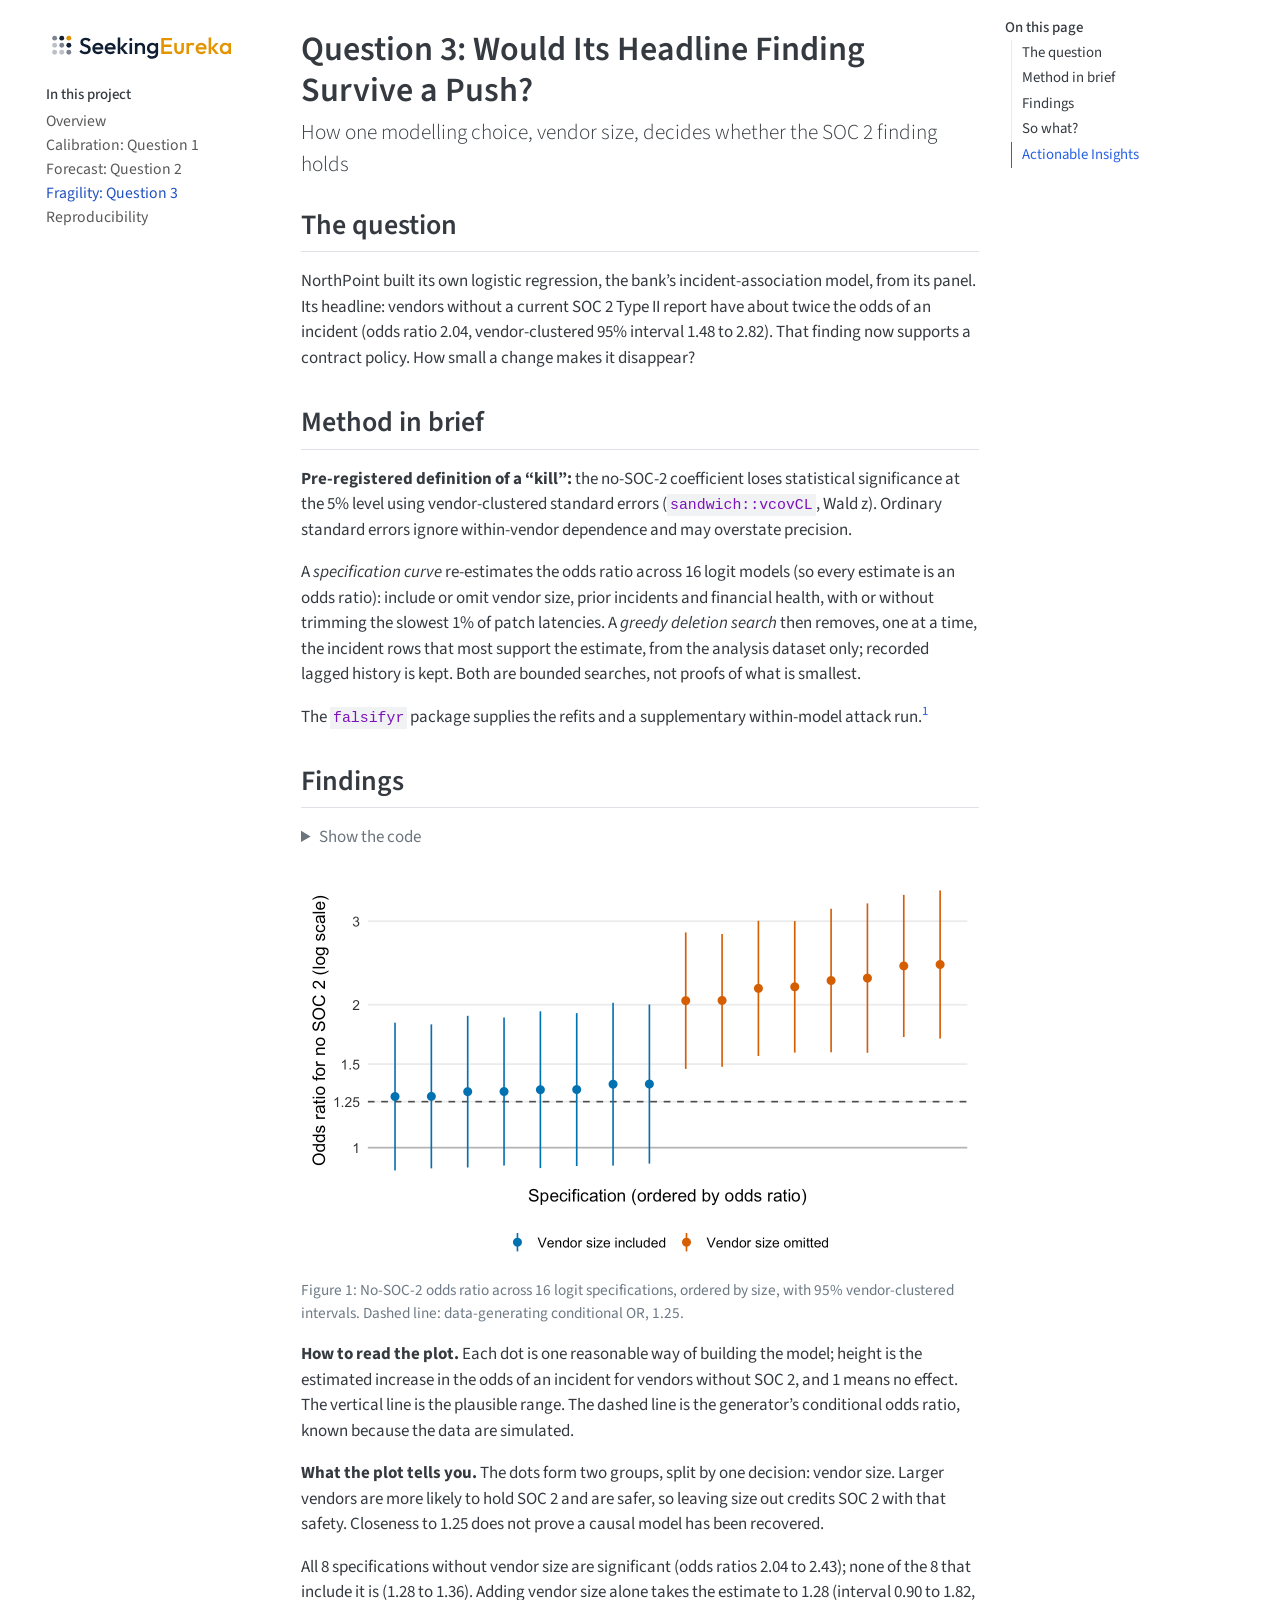
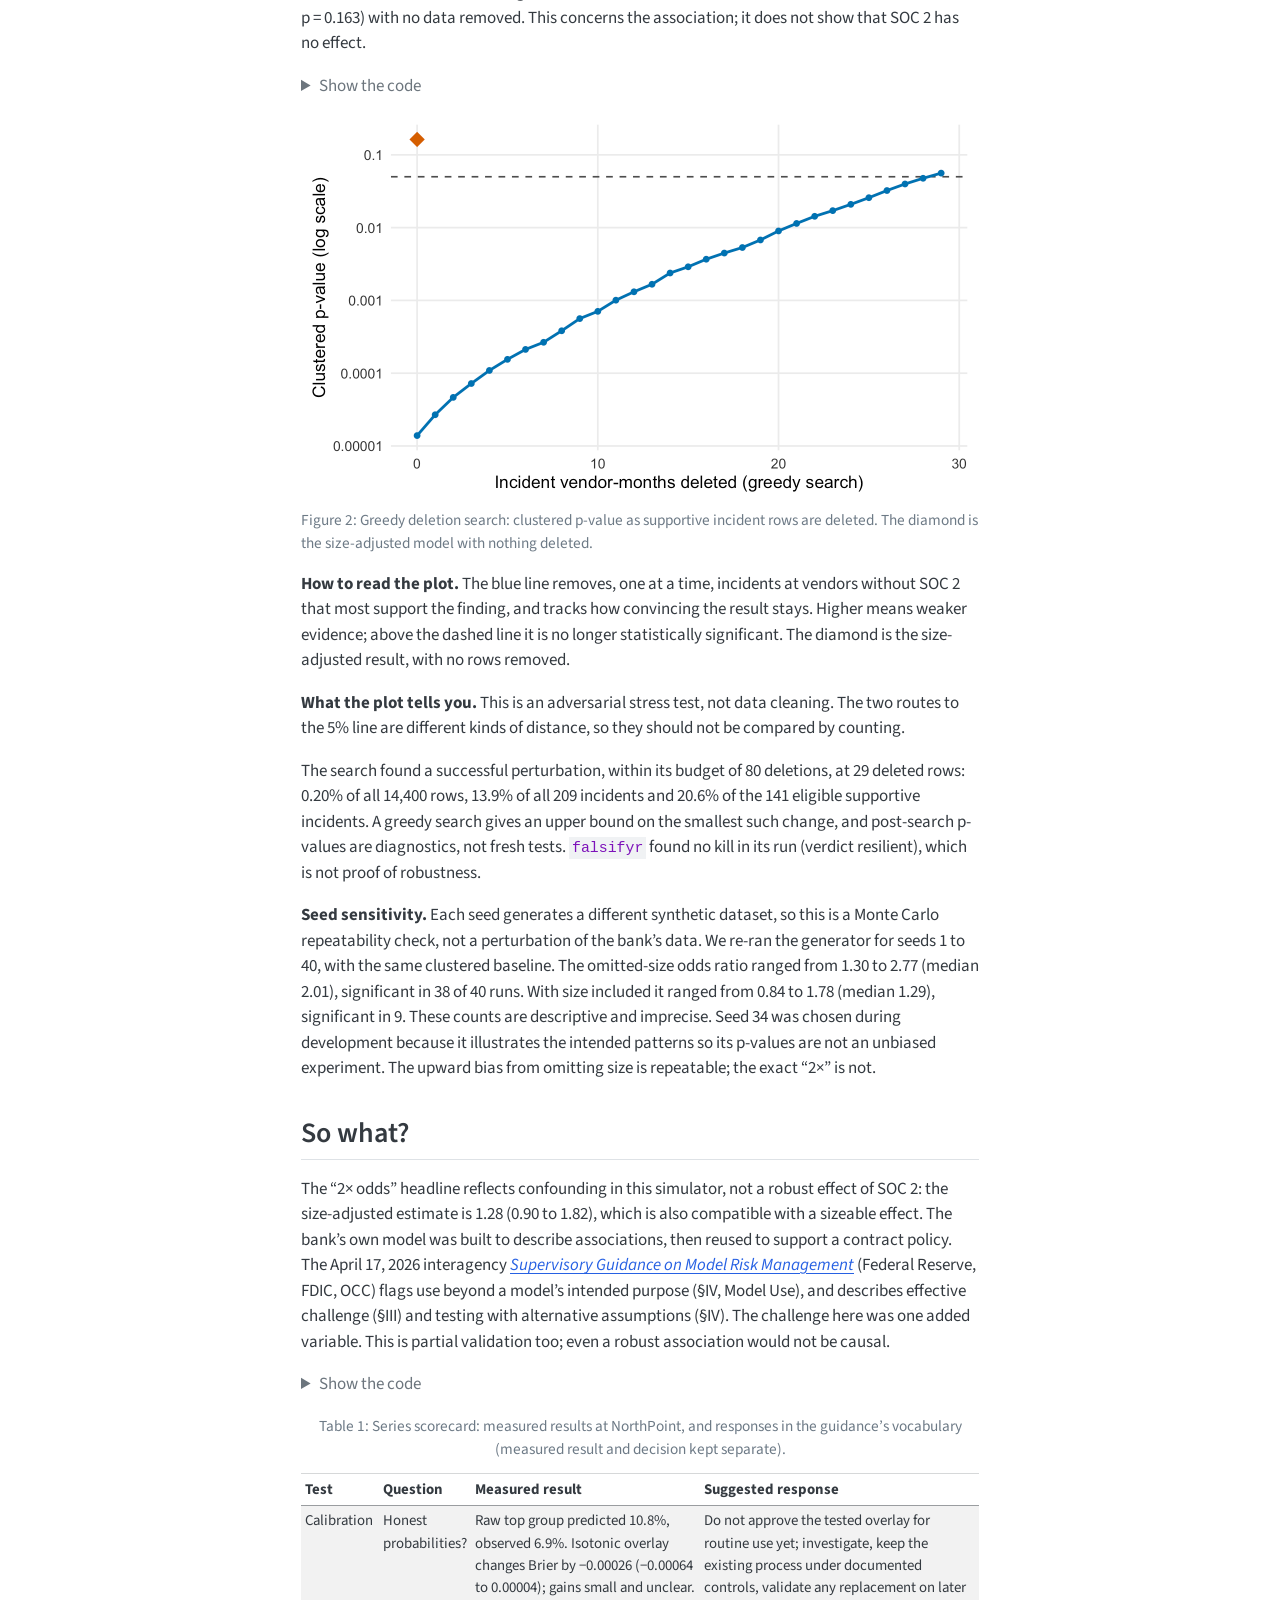
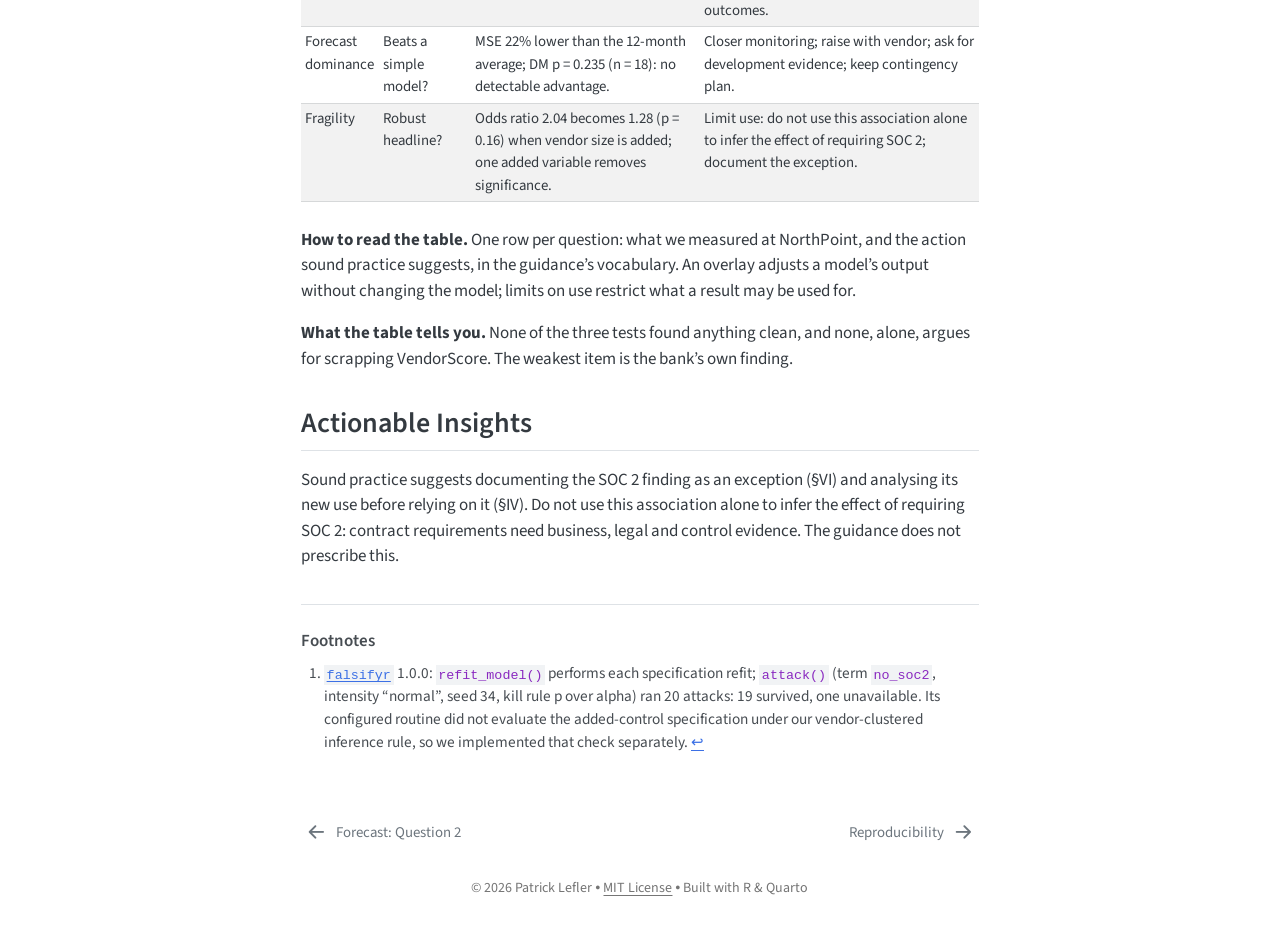
<file: docs/fragility.html>
<!DOCTYPE html>
<html xmlns="http://www.w3.org/1999/xhtml" lang="en" xml:lang="en"><head>

<meta charset="utf-8">
<meta name="generator" content="quarto-1.8.26">

<meta name="viewport" content="width=device-width, initial-scale=1.0, user-scalable=yes">


<title>Question 3: Would Its Headline Finding Survive a Push? – Three Questions for Any Risk Model</title>
<style>
code{white-space: pre-wrap;}
span.smallcaps{font-variant: small-caps;}
div.columns{display: flex; gap: min(4vw, 1.5em);}
div.column{flex: auto; overflow-x: auto;}
div.hanging-indent{margin-left: 1.5em; text-indent: -1.5em;}
ul.task-list{list-style: none;}
ul.task-list li input[type="checkbox"] {
  width: 0.8em;
  margin: 0 0.8em 0.2em -1em; /* quarto-specific, see https://github.com/quarto-dev/quarto-cli/issues/4556 */ 
  vertical-align: middle;
}
/* CSS for syntax highlighting */
html { -webkit-text-size-adjust: 100%; }
pre > code.sourceCode { white-space: pre; position: relative; }
pre > code.sourceCode > span { display: inline-block; line-height: 1.25; }
pre > code.sourceCode > span:empty { height: 1.2em; }
.sourceCode { overflow: visible; }
code.sourceCode > span { color: inherit; text-decoration: inherit; }
div.sourceCode { margin: 1em 0; }
pre.sourceCode { margin: 0; }
@media screen {
div.sourceCode { overflow: auto; }
}
@media print {
pre > code.sourceCode { white-space: pre-wrap; }
pre > code.sourceCode > span { text-indent: -5em; padding-left: 5em; }
}
pre.numberSource code
  { counter-reset: source-line 0; }
pre.numberSource code > span
  { position: relative; left: -4em; counter-increment: source-line; }
pre.numberSource code > span > a:first-child::before
  { content: counter(source-line);
    position: relative; left: -1em; text-align: right; vertical-align: baseline;
    border: none; display: inline-block;
    -webkit-touch-callout: none; -webkit-user-select: none;
    -khtml-user-select: none; -moz-user-select: none;
    -ms-user-select: none; user-select: none;
    padding: 0 4px; width: 4em;
  }
pre.numberSource { margin-left: 3em;  padding-left: 4px; }
div.sourceCode
  {   }
@media screen {
pre > code.sourceCode > span > a:first-child::before { text-decoration: underline; }
}
</style>


<script src="site_libs/quarto-nav/quarto-nav.js"></script>
<script src="site_libs/quarto-nav/headroom.min.js"></script>
<link href="./reproducibility.html" rel="next">
<link href="./forecast.html" rel="prev">
<link href="./assets/images/favicon.svg" rel="icon" type="image/svg+xml">
<script src="site_libs/clipboard/clipboard.min.js"></script>
<script src="site_libs/quarto-html/quarto.js" type="module"></script>
<script src="site_libs/quarto-html/tabsets/tabsets.js" type="module"></script>
<script src="site_libs/quarto-html/axe/axe-check.js" type="module"></script>
<script src="site_libs/quarto-html/popper.min.js"></script>
<script src="site_libs/quarto-html/tippy.umd.min.js"></script>
<script src="site_libs/quarto-html/anchor.min.js"></script>
<link href="site_libs/quarto-html/tippy.css" rel="stylesheet">
<link href="site_libs/quarto-html/quarto-syntax-highlighting-587c61ba64f3a5504c4d52d930310e48.css" rel="stylesheet" id="quarto-text-highlighting-styles">
<script src="site_libs/bootstrap/bootstrap.min.js"></script>
<link href="site_libs/bootstrap/bootstrap-icons.css" rel="stylesheet">
<link href="site_libs/bootstrap/bootstrap-e17081086ff2b44b277c80779499dc85.min.css" rel="stylesheet" append-hash="true" id="quarto-bootstrap" data-mode="light">
<script id="quarto-search-options" type="application/json">{
  "language": {
    "search-no-results-text": "No results",
    "search-matching-documents-text": "matching documents",
    "search-copy-link-title": "Copy link to search",
    "search-hide-matches-text": "Hide additional matches",
    "search-more-match-text": "more match in this document",
    "search-more-matches-text": "more matches in this document",
    "search-clear-button-title": "Clear",
    "search-text-placeholder": "",
    "search-detached-cancel-button-title": "Cancel",
    "search-submit-button-title": "Submit",
    "search-label": "Search"
  }
}</script>


</head>

<body class="nav-sidebar floating quarto-light">

<div id="quarto-search-results"></div>
  <header id="quarto-header" class="headroom fixed-top">
  <nav class="quarto-secondary-nav">
    <div class="container-fluid d-flex">
      <button type="button" class="quarto-btn-toggle btn" data-bs-toggle="collapse" role="button" data-bs-target=".quarto-sidebar-collapse-item" aria-controls="quarto-sidebar" aria-expanded="false" aria-label="Toggle sidebar navigation" onclick="if (window.quartoToggleHeadroom) { window.quartoToggleHeadroom(); }">
        <i class="bi bi-layout-text-sidebar-reverse"></i>
      </button>
        <nav class="quarto-page-breadcrumbs" aria-label="breadcrumb"><ol class="breadcrumb"><li class="breadcrumb-item"><a href="./fragility.html">Fragility: Question 3</a></li></ol></nav>
        <a class="flex-grow-1" role="navigation" data-bs-toggle="collapse" data-bs-target=".quarto-sidebar-collapse-item" aria-controls="quarto-sidebar" aria-expanded="false" aria-label="Toggle sidebar navigation" onclick="if (window.quartoToggleHeadroom) { window.quartoToggleHeadroom(); }">      
        </a>
    </div>
  </nav>
</header>
<!-- content -->
<div id="quarto-content" class="quarto-container page-columns page-rows-contents page-layout-article">
<!-- sidebar -->
  <nav id="quarto-sidebar" class="sidebar collapse collapse-horizontal quarto-sidebar-collapse-item sidebar-navigation floating overflow-auto">
    <div class="pt-lg-2 mt-2 text-left sidebar-header">
      <a href="./index.html" class="sidebar-logo-link">
      <img src="./assets/images/logo.svg" alt="Seeking Eureka" class="sidebar-logo light-content py-0 d-lg-inline d-none">
      <img src="./assets/images/logo.svg" alt="Seeking Eureka" class="sidebar-logo dark-content py-0 d-lg-inline d-none">
      </a>
      </div>
    <div class="sidebar-menu-container"> 
    <ul class="list-unstyled mt-1">
        <li class="sidebar-item">
  <div class="sidebar-item-container"> 
  <a href="./index.html" class="sidebar-item-text sidebar-link">
 <span class="menu-text">Overview</span></a>
  </div>
</li>
        <li class="sidebar-item">
  <div class="sidebar-item-container"> 
  <a href="./calibration.html" class="sidebar-item-text sidebar-link">
 <span class="menu-text">Calibration: Question 1</span></a>
  </div>
</li>
        <li class="sidebar-item">
  <div class="sidebar-item-container"> 
  <a href="./forecast.html" class="sidebar-item-text sidebar-link">
 <span class="menu-text">Forecast: Question 2</span></a>
  </div>
</li>
        <li class="sidebar-item">
  <div class="sidebar-item-container"> 
  <a href="./fragility.html" class="sidebar-item-text sidebar-link active">
 <span class="menu-text">Fragility: Question 3</span></a>
  </div>
</li>
        <li class="sidebar-item">
  <div class="sidebar-item-container"> 
  <a href="./reproducibility.html" class="sidebar-item-text sidebar-link">
 <span class="menu-text">Reproducibility</span></a>
  </div>
</li>
    </ul>
    </div>
</nav>
<div id="quarto-sidebar-glass" class="quarto-sidebar-collapse-item" data-bs-toggle="collapse" data-bs-target=".quarto-sidebar-collapse-item"></div>
<!-- margin-sidebar -->
    <div id="quarto-margin-sidebar" class="sidebar margin-sidebar">
        <nav id="TOC" role="doc-toc" class="toc-active">
    <h2 id="toc-title">On this page</h2>
   
  <ul>
  <li><a href="#the-question" id="toc-the-question" class="nav-link active" data-scroll-target="#the-question">The question</a></li>
  <li><a href="#method-in-brief" id="toc-method-in-brief" class="nav-link" data-scroll-target="#method-in-brief">Method in brief</a></li>
  <li><a href="#findings" id="toc-findings" class="nav-link" data-scroll-target="#findings">Findings</a></li>
  <li><a href="#so-what" id="toc-so-what" class="nav-link" data-scroll-target="#so-what">So what?</a></li>
  <li><a href="#actionable-insights" id="toc-actionable-insights" class="nav-link" data-scroll-target="#actionable-insights">Actionable Insights</a></li>
  </ul>
</nav>
    </div>
<!-- main -->
<main class="content" id="quarto-document-content">

<header id="title-block-header" class="quarto-title-block default">
<div class="quarto-title">
<h1 class="title">Question 3: Would Its Headline Finding Survive a Push?</h1>
<p class="subtitle lead">How one modelling choice, vendor size, decides whether the SOC 2 finding holds</p>
</div>



<div class="quarto-title-meta">

    
  
    
  </div>
  


</header>


<section id="the-question" class="level2">
<h2 class="anchored" data-anchor-id="the-question">The question</h2>
<p>NorthPoint built its own logistic regression, the bank’s incident-association model, from its panel. Its headline: vendors without a current SOC 2 Type II report have about twice the odds of an incident (odds ratio 2.04, vendor-clustered 95% interval 1.48 to 2.82). That finding now supports a contract policy. How small a change makes it disappear?</p>
</section>
<section id="method-in-brief" class="level2">
<h2 class="anchored" data-anchor-id="method-in-brief">Method in brief</h2>
<p><strong>Pre-registered definition of a “kill”:</strong> the no-SOC-2 coefficient loses statistical significance at the 5% level using vendor-clustered standard errors (<code>sandwich::vcovCL</code>, Wald z). Ordinary standard errors ignore within-vendor dependence and may overstate precision.</p>
<p>A <em>specification curve</em> re-estimates the odds ratio across 16 logit models (so every estimate is an odds ratio): include or omit vendor size, prior incidents and financial health, with or without trimming the slowest 1% of patch latencies. A <em>greedy deletion search</em> then removes, one at a time, the incident rows that most support the estimate, from the analysis dataset only; recorded lagged history is kept. Both are bounded searches, not proofs of what is smallest.</p>
<p>The <code>falsifyr</code> package supplies the refits and a supplementary within-model attack run.<a href="#fn1" class="footnote-ref" id="fnref1" role="doc-noteref"><sup>1</sup></a></p>
</section>
<section id="findings" class="level2">
<h2 class="anchored" data-anchor-id="findings">Findings</h2>
<div class="cell">
<details class="code-fold">
<summary>Show the code</summary>
<div class="code-copy-outer-scaffold"><div class="sourceCode cell-code" id="cb1"><pre class="sourceCode r code-with-copy"><code class="sourceCode r"><span id="cb1-1"><a href="#cb1-1" aria-hidden="true" tabindex="-1"></a>cv<span class="sc">$</span>label <span class="ot">&lt;-</span> <span class="fu">ifelse</span>(cv<span class="sc">$</span>vendor_size, <span class="st">"Vendor size included"</span>, <span class="st">"Vendor size omitted"</span>)</span>
<span id="cb1-2"><a href="#cb1-2" aria-hidden="true" tabindex="-1"></a><span class="fu">ggplot</span>(cv, <span class="fu">aes</span>(rank, or, <span class="at">colour =</span> label)) <span class="sc">+</span></span>
<span id="cb1-3"><a href="#cb1-3" aria-hidden="true" tabindex="-1"></a>  <span class="fu">geom_hline</span>(<span class="at">yintercept =</span> <span class="dv">1</span>, <span class="at">colour =</span> <span class="st">"grey70"</span>) <span class="sc">+</span></span>
<span id="cb1-4"><a href="#cb1-4" aria-hidden="true" tabindex="-1"></a>  <span class="fu">geom_hline</span>(<span class="at">yintercept =</span> fr<span class="sc">$</span>true_or, <span class="at">linetype =</span> <span class="st">"dashed"</span>, <span class="at">colour =</span> <span class="st">"grey30"</span>) <span class="sc">+</span></span>
<span id="cb1-5"><a href="#cb1-5" aria-hidden="true" tabindex="-1"></a>  <span class="fu">geom_pointrange</span>(<span class="fu">aes</span>(<span class="at">ymin =</span> low, <span class="at">ymax =</span> high), <span class="at">size =</span> <span class="fl">0.4</span>) <span class="sc">+</span></span>
<span id="cb1-6"><a href="#cb1-6" aria-hidden="true" tabindex="-1"></a>  <span class="fu">scale_colour_manual</span>(<span class="at">values =</span> <span class="fu">unname</span>(okabe_ito[<span class="fu">c</span>(<span class="st">"blue"</span>, <span class="st">"vermillion"</span>)])) <span class="sc">+</span></span>
<span id="cb1-7"><a href="#cb1-7" aria-hidden="true" tabindex="-1"></a>  <span class="fu">scale_y_log10</span>(<span class="at">breaks =</span> <span class="fu">c</span>(<span class="fl">0.8</span>, <span class="dv">1</span>, <span class="fl">1.25</span>, <span class="fl">1.5</span>, <span class="dv">2</span>, <span class="dv">3</span>), <span class="at">labels =</span> <span class="fu">c</span>(<span class="st">"0.8"</span>, <span class="st">"1"</span>, <span class="st">"1.25"</span>, <span class="st">"1.5"</span>, <span class="st">"2"</span>, <span class="st">"3"</span>)) <span class="sc">+</span></span>
<span id="cb1-8"><a href="#cb1-8" aria-hidden="true" tabindex="-1"></a>  <span class="fu">theme</span>(<span class="at">axis.text.x =</span> <span class="fu">element_blank</span>(), <span class="at">panel.grid.major.x =</span> <span class="fu">element_blank</span>()) <span class="sc">+</span></span>
<span id="cb1-9"><a href="#cb1-9" aria-hidden="true" tabindex="-1"></a>  <span class="fu">labs</span>(<span class="at">x =</span> <span class="st">"Specification (ordered by odds ratio)"</span>,</span>
<span id="cb1-10"><a href="#cb1-10" aria-hidden="true" tabindex="-1"></a>       <span class="at">y =</span> <span class="st">"Odds ratio for no SOC 2 (log scale)"</span>, <span class="at">colour =</span> <span class="cn">NULL</span>)</span></code></pre></div><button title="Copy to Clipboard" class="code-copy-button"><i class="bi"></i></button></div>
</details>
<div class="cell-output-display">
<div id="fig-speccurve" class="quarto-float quarto-figure quarto-figure-center anchored" alt="Dot-and-interval plot of 16 odds ratios in two clusters: about 1.3 with vendor size included, about 2.0 to 2.4 without it, with a horizontal line at 1.25.">
<figure class="quarto-float quarto-float-fig figure">
<div aria-describedby="fig-speccurve-caption-0ceaefa1-69ba-4598-a22c-09a6ac19f8ca">
<img src="fragility_files/figure-html/fig-speccurve-1.png" class="img-fluid figure-img" alt="Dot-and-interval plot of 16 odds ratios in two clusters: about 1.3 with vendor size included, about 2.0 to 2.4 without it, with a horizontal line at 1.25." width="672">
</div>
<figcaption class="quarto-float-caption-bottom quarto-float-caption quarto-float-fig" id="fig-speccurve-caption-0ceaefa1-69ba-4598-a22c-09a6ac19f8ca">
Figure&nbsp;1: No-SOC-2 odds ratio across 16 logit specifications, ordered by size, with 95% vendor-clustered intervals. Dashed line: data-generating conditional OR, 1.25.
</figcaption>
</figure>
</div>
</div>
</div>
<div class="reader-note">
<p><strong>How to read the plot.</strong> Each dot is one reasonable way of building the model; height is the estimated increase in the odds of an incident for vendors without SOC 2, and 1 means no effect. The vertical line is the plausible range. The dashed line is the generator’s conditional odds ratio, known because the data are simulated.</p>
<p><strong>What the plot tells you.</strong> The dots form two groups, split by one decision: vendor size. Larger vendors are more likely to hold SOC 2 and are safer, so leaving size out credits SOC 2 with that safety. Closeness to 1.25 does not prove a causal model has been recovered.</p>
</div>
<p>All 8 specifications without vendor size are significant (odds ratios 2.04 to 2.43); none of the 8 that include it is (1.28 to 1.36). Adding vendor size alone takes the estimate to 1.28 (interval 0.90 to 1.82, p = 0.163) with no data removed. This concerns the association; it does not show that SOC 2 has no effect.</p>
<div class="cell">
<details class="code-fold">
<summary>Show the code</summary>
<div class="code-copy-outer-scaffold"><div class="sourceCode cell-code" id="cb2"><pre class="sourceCode r code-with-copy"><code class="sourceCode r"><span id="cb2-1"><a href="#cb2-1" aria-hidden="true" tabindex="-1"></a>dp <span class="ot">&lt;-</span> fr<span class="sc">$</span>deletion_path</span>
<span id="cb2-2"><a href="#cb2-2" aria-hidden="true" tabindex="-1"></a><span class="fu">ggplot</span>(dp, <span class="fu">aes</span>(step, p)) <span class="sc">+</span></span>
<span id="cb2-3"><a href="#cb2-3" aria-hidden="true" tabindex="-1"></a>  <span class="fu">geom_hline</span>(<span class="at">yintercept =</span> <span class="fl">0.05</span>, <span class="at">linetype =</span> <span class="st">"dashed"</span>, <span class="at">colour =</span> <span class="st">"grey30"</span>) <span class="sc">+</span></span>
<span id="cb2-4"><a href="#cb2-4" aria-hidden="true" tabindex="-1"></a>  <span class="fu">geom_line</span>(<span class="at">colour =</span> okabe_ito[[<span class="st">"blue"</span>]], <span class="at">linewidth =</span> <span class="dv">1</span>) <span class="sc">+</span></span>
<span id="cb2-5"><a href="#cb2-5" aria-hidden="true" tabindex="-1"></a>  <span class="fu">geom_point</span>(<span class="at">colour =</span> okabe_ito[[<span class="st">"blue"</span>]], <span class="at">size =</span> <span class="fl">1.6</span>) <span class="sc">+</span></span>
<span id="cb2-6"><a href="#cb2-6" aria-hidden="true" tabindex="-1"></a>  <span class="fu">geom_point</span>(<span class="at">data =</span> <span class="fu">data.frame</span>(<span class="at">step =</span> <span class="dv">0</span>, <span class="at">p =</span> ps<span class="sc">$</span>p), <span class="at">shape =</span> <span class="dv">18</span>, <span class="at">size =</span> <span class="dv">5</span>,</span>
<span id="cb2-7"><a href="#cb2-7" aria-hidden="true" tabindex="-1"></a>             <span class="at">colour =</span> okabe_ito[[<span class="st">"vermillion"</span>]]) <span class="sc">+</span></span>
<span id="cb2-8"><a href="#cb2-8" aria-hidden="true" tabindex="-1"></a>  <span class="fu">scale_y_log10</span>(<span class="at">labels =</span> scales<span class="sc">::</span><span class="fu">label_number</span>(<span class="at">drop0trailing =</span> <span class="cn">TRUE</span>)) <span class="sc">+</span></span>
<span id="cb2-9"><a href="#cb2-9" aria-hidden="true" tabindex="-1"></a>  <span class="fu">labs</span>(<span class="at">x =</span> <span class="st">"Incident vendor-months deleted (greedy search)"</span>,</span>
<span id="cb2-10"><a href="#cb2-10" aria-hidden="true" tabindex="-1"></a>       <span class="at">y =</span> <span class="st">"Clustered p-value (log scale)"</span>)</span></code></pre></div><button title="Copy to Clipboard" class="code-copy-button"><i class="bi"></i></button></div>
</details>
<div class="cell-output-display">
<div id="fig-kill" class="quarto-float quarto-figure quarto-figure-center anchored" alt="Line chart of p-value rising as rows are deleted, crossing 0.05 at the point marked, and a diamond above 0.05 at zero deletions for the model with vendor size.">
<figure class="quarto-float quarto-float-fig figure">
<div aria-describedby="fig-kill-caption-0ceaefa1-69ba-4598-a22c-09a6ac19f8ca">
<img src="fragility_files/figure-html/fig-kill-1.png" class="img-fluid figure-img" alt="Line chart of p-value rising as rows are deleted, crossing 0.05 at the point marked, and a diamond above 0.05 at zero deletions for the model with vendor size." width="672">
</div>
<figcaption class="quarto-float-caption-bottom quarto-float-caption quarto-float-fig" id="fig-kill-caption-0ceaefa1-69ba-4598-a22c-09a6ac19f8ca">
Figure&nbsp;2: Greedy deletion search: clustered p-value as supportive incident rows are deleted. The diamond is the size-adjusted model with nothing deleted.
</figcaption>
</figure>
</div>
</div>
</div>
<div class="reader-note">
<p><strong>How to read the plot.</strong> The blue line removes, one at a time, incidents at vendors without SOC 2 that most support the finding, and tracks how convincing the result stays. Higher means weaker evidence; above the dashed line it is no longer statistically significant. The diamond is the size-adjusted result, with no rows removed.</p>
<p><strong>What the plot tells you.</strong> This is an adversarial stress test, not data cleaning. The two routes to the 5% line are different kinds of distance, so they should not be compared by counting.</p>
</div>
<p>The search found a successful perturbation, within its budget of 80 deletions, at 29 deleted rows: 0.20% of all 14,400 rows, 13.9% of all 209 incidents and 20.6% of the 141 eligible supportive incidents. A greedy search gives an upper bound on the smallest such change, and post-search p-values are diagnostics, not fresh tests. <code>falsifyr</code> found no kill in its run (verdict resilient), which is not proof of robustness.</p>
<p><strong>Seed sensitivity.</strong> Each seed generates a different synthetic dataset, so this is a Monte Carlo repeatability check, not a perturbation of the bank’s data. We re-ran the generator for seeds 1 to 40, with the same clustered baseline. The omitted-size odds ratio ranged from 1.30 to 2.77 (median 2.01), significant in 38 of 40 runs. With size included it ranged from 0.84 to 1.78 (median 1.29), significant in 9. These counts are descriptive and imprecise. Seed 34 was chosen during development because it illustrates the intended patterns so its p-values are not an unbiased experiment. The upward bias from omitting size is repeatable; the exact “2×” is not.</p>
</section>
<section id="so-what" class="level2">
<h2 class="anchored" data-anchor-id="so-what">So what?</h2>
<p>The “2× odds” headline reflects confounding in this simulator, not a robust effect of SOC 2: the size-adjusted estimate is 1.28 (0.90 to 1.82), which is also compatible with a sizeable effect. The bank’s own model was built to describe associations, then reused to support a contract policy. The April 17, 2026 interagency <a href="https://www.occ.gov/news-issuances/bulletins/2026/bulletin-2026-13a.pdf"><em>Supervisory Guidance on Model Risk Management</em></a> (Federal Reserve, FDIC, OCC) flags use beyond a model’s intended purpose (§IV, Model Use), and describes effective challenge (§III) and testing with alternative assumptions (§IV). The challenge here was one added variable. This is partial validation too; even a robust association would not be causal.</p>
<div class="cell">
<details class="code-fold">
<summary>Show the code</summary>
<div class="code-copy-outer-scaffold"><div class="sourceCode cell-code" id="cb3"><pre class="sourceCode r code-with-copy"><code class="sourceCode r"><span id="cb3-1"><a href="#cb3-1" aria-hidden="true" tabindex="-1"></a>score <span class="ot">&lt;-</span> <span class="fu">data.frame</span>(</span>
<span id="cb3-2"><a href="#cb3-2" aria-hidden="true" tabindex="-1"></a>  <span class="at">Test =</span> <span class="fu">c</span>(<span class="st">"Calibration"</span>, <span class="st">"Forecast dominance"</span>, <span class="st">"Fragility"</span>),</span>
<span id="cb3-3"><a href="#cb3-3" aria-hidden="true" tabindex="-1"></a>  <span class="at">Question =</span> <span class="fu">c</span>(<span class="st">"Honest probabilities?"</span>, <span class="st">"Beats a simple model?"</span>, <span class="st">"Robust headline?"</span>),</span>
<span id="cb3-4"><a href="#cb3-4" aria-hidden="true" tabindex="-1"></a>  <span class="st">`</span><span class="at">Measured result</span><span class="st">`</span> <span class="ot">=</span> <span class="fu">c</span>(</span>
<span id="cb3-5"><a href="#cb3-5" aria-hidden="true" tabindex="-1"></a>    <span class="fu">sprintf</span>(<span class="st">"Raw top group predicted %s, observed %s. Isotonic overlay changes Brier by %s (%s to %s); gains small and unclear."</span>,</span>
<span id="cb3-6"><a href="#cb3-6" aria-hidden="true" tabindex="-1"></a>            <span class="fu">pct</span>(raw_top<span class="sc">$</span>predicted), <span class="fu">pct</span>(raw_top<span class="sc">$</span>observed), <span class="fu">sgn</span>(brier_chg), <span class="fu">sgn</span>(cm<span class="sc">$</span>diff_low), <span class="fu">sgn</span>(cm<span class="sc">$</span>diff_high)),</span>
<span id="cb3-7"><a href="#cb3-7" aria-hidden="true" tabindex="-1"></a>    <span class="fu">sprintf</span>(<span class="st">"MSE %s lower than the 12-month average; DM p = %s (n = 18): no detectable advantage."</span>,</span>
<span id="cb3-8"><a href="#cb3-8" aria-hidden="true" tabindex="-1"></a>            <span class="fu">pct</span>(<span class="dv">1</span> <span class="sc">-</span> full<span class="sc">$</span>mse_vs <span class="sc">/</span> full<span class="sc">$</span>mse_naive, <span class="dv">0</span>), <span class="fu">pval</span>(full<span class="sc">$</span>dm_p)),</span>
<span id="cb3-9"><a href="#cb3-9" aria-hidden="true" tabindex="-1"></a>    <span class="fu">sprintf</span>(<span class="st">"Odds ratio %s becomes %s (p = %s) when vendor size is added; one added variable removes significance."</span>,</span>
<span id="cb3-10"><a href="#cb3-10" aria-hidden="true" tabindex="-1"></a>            <span class="fu">num</span>(b<span class="sc">$</span>or), <span class="fu">num</span>(ps<span class="sc">$</span>or), <span class="fu">num</span>(ps<span class="sc">$</span>p))),</span>
<span id="cb3-11"><a href="#cb3-11" aria-hidden="true" tabindex="-1"></a>  <span class="st">`</span><span class="at">Suggested response</span><span class="st">`</span> <span class="ot">=</span> <span class="fu">c</span>(</span>
<span id="cb3-12"><a href="#cb3-12" aria-hidden="true" tabindex="-1"></a>    <span class="st">"Do not approve the tested overlay for routine use yet; investigate, keep the existing process under documented controls, validate any replacement on later outcomes."</span>,</span>
<span id="cb3-13"><a href="#cb3-13" aria-hidden="true" tabindex="-1"></a>    <span class="st">"Closer monitoring; raise with vendor; ask for development evidence; keep contingency plan."</span>,</span>
<span id="cb3-14"><a href="#cb3-14" aria-hidden="true" tabindex="-1"></a>    <span class="st">"Limit use: do not use this association alone to infer the effect of requiring SOC 2; document the exception."</span>),</span>
<span id="cb3-15"><a href="#cb3-15" aria-hidden="true" tabindex="-1"></a>  <span class="at">check.names =</span> <span class="cn">FALSE</span>)</span>
<span id="cb3-16"><a href="#cb3-16" aria-hidden="true" tabindex="-1"></a>knitr<span class="sc">::</span><span class="fu">kable</span>(score)</span></code></pre></div><button title="Copy to Clipboard" class="code-copy-button"><i class="bi"></i></button></div>
</details>
<div id="tbl-scorecard" class="cell quarto-float quarto-figure quarto-figure-center anchored">
<figure class="quarto-float quarto-float-tbl figure">
<figcaption class="quarto-float-caption-top quarto-float-caption quarto-float-tbl" id="tbl-scorecard-caption-0ceaefa1-69ba-4598-a22c-09a6ac19f8ca">
Table&nbsp;1: Series scorecard: measured results at NorthPoint, and responses in the guidance’s vocabulary (measured result and decision kept separate).
</figcaption>
<div aria-describedby="tbl-scorecard-caption-0ceaefa1-69ba-4598-a22c-09a6ac19f8ca">
<div class="cell-output-display">
<table class="do-not-create-environment cell caption-top table table-sm table-striped small">
<colgroup>
<col style="width: 5%">
<col style="width: 6%">
<col style="width: 39%">
<col style="width: 48%">
</colgroup>
<thead>
<tr class="header">
<th style="text-align: left;">Test</th>
<th style="text-align: left;">Question</th>
<th style="text-align: left;">Measured result</th>
<th style="text-align: left;">Suggested response</th>
</tr>
</thead>
<tbody>
<tr class="odd">
<td style="text-align: left;">Calibration</td>
<td style="text-align: left;">Honest probabilities?</td>
<td style="text-align: left;">Raw top group predicted 10.8%, observed 6.9%. Isotonic overlay changes Brier by −0.00026 (−0.00064 to 0.00004); gains small and unclear.</td>
<td style="text-align: left;">Do not approve the tested overlay for routine use yet; investigate, keep the existing process under documented controls, validate any replacement on later outcomes.</td>
</tr>
<tr class="even">
<td style="text-align: left;">Forecast dominance</td>
<td style="text-align: left;">Beats a simple model?</td>
<td style="text-align: left;">MSE 22% lower than the 12-month average; DM p = 0.235 (n = 18): no detectable advantage.</td>
<td style="text-align: left;">Closer monitoring; raise with vendor; ask for development evidence; keep contingency plan.</td>
</tr>
<tr class="odd">
<td style="text-align: left;">Fragility</td>
<td style="text-align: left;">Robust headline?</td>
<td style="text-align: left;">Odds ratio 2.04 becomes 1.28 (p = 0.16) when vendor size is added; one added variable removes significance.</td>
<td style="text-align: left;">Limit use: do not use this association alone to infer the effect of requiring SOC 2; document the exception.</td>
</tr>
</tbody>
</table>
</div>
</div>
</figure>
</div>
</div>
<div class="reader-note">
<p><strong>How to read the table.</strong> One row per question: what we measured at NorthPoint, and the action sound practice suggests, in the guidance’s vocabulary. An overlay adjusts a model’s output without changing the model; limits on use restrict what a result may be used for.</p>
<p><strong>What the table tells you.</strong> None of the three tests found anything clean, and none, alone, argues for scrapping VendorScore. The weakest item is the bank’s own finding.</p>
</div>
</section>
<section id="actionable-insights" class="level2">
<h2 class="anchored" data-anchor-id="actionable-insights">Actionable Insights</h2>
<p>Sound practice suggests documenting the SOC 2 finding as an exception (§VI) and analysing its new use before relying on it (§IV). Do not use this association alone to infer the effect of requiring SOC 2: contract requirements need business, legal and control evidence. The guidance does not prescribe this.</p>


</section>


<div id="quarto-appendix" class="default"><section id="footnotes" class="footnotes footnotes-end-of-document" role="doc-endnotes"><h2 class="anchored quarto-appendix-heading">Footnotes</h2>

<ol>
<li id="fn1"><p><a href="https://cran.r-project.org/package=falsifyr"><code>falsifyr</code></a> 1.0.0: <code>refit_model()</code> performs each specification refit; <code>attack()</code> (term <code>no_soc2</code>, intensity “normal”, seed 34, kill rule p over alpha) ran 20 attacks: 19 survived, one unavailable. Its configured routine did not evaluate the added-control specification under our vendor-clustered inference rule, so we implemented that check separately.<a href="#fnref1" class="footnote-back" role="doc-backlink">↩︎</a></p></li>
</ol>
</section></div></main> <!-- /main -->
<script id="quarto-html-after-body" type="application/javascript">
  window.document.addEventListener("DOMContentLoaded", function (event) {
    const icon = "";
    const anchorJS = new window.AnchorJS();
    anchorJS.options = {
      placement: 'right',
      icon: icon
    };
    anchorJS.add('.anchored');
    const isCodeAnnotation = (el) => {
      for (const clz of el.classList) {
        if (clz.startsWith('code-annotation-')) {                     
          return true;
        }
      }
      return false;
    }
    const onCopySuccess = function(e) {
      // button target
      const button = e.trigger;
      // don't keep focus
      button.blur();
      // flash "checked"
      button.classList.add('code-copy-button-checked');
      var currentTitle = button.getAttribute("title");
      button.setAttribute("title", "Copied!");
      let tooltip;
      if (window.bootstrap) {
        button.setAttribute("data-bs-toggle", "tooltip");
        button.setAttribute("data-bs-placement", "left");
        button.setAttribute("data-bs-title", "Copied!");
        tooltip = new bootstrap.Tooltip(button, 
          { trigger: "manual", 
            customClass: "code-copy-button-tooltip",
            offset: [0, -8]});
        tooltip.show();    
      }
      setTimeout(function() {
        if (tooltip) {
          tooltip.hide();
          button.removeAttribute("data-bs-title");
          button.removeAttribute("data-bs-toggle");
          button.removeAttribute("data-bs-placement");
        }
        button.setAttribute("title", currentTitle);
        button.classList.remove('code-copy-button-checked');
      }, 1000);
      // clear code selection
      e.clearSelection();
    }
    const getTextToCopy = function(trigger) {
      const outerScaffold = trigger.parentElement.cloneNode(true);
      const codeEl = outerScaffold.querySelector('code');
      for (const childEl of codeEl.children) {
        if (isCodeAnnotation(childEl)) {
          childEl.remove();
        }
      }
      return codeEl.innerText;
    }
    const clipboard = new window.ClipboardJS('.code-copy-button:not([data-in-quarto-modal])', {
      text: getTextToCopy
    });
    clipboard.on('success', onCopySuccess);
    if (window.document.getElementById('quarto-embedded-source-code-modal')) {
      const clipboardModal = new window.ClipboardJS('.code-copy-button[data-in-quarto-modal]', {
        text: getTextToCopy,
        container: window.document.getElementById('quarto-embedded-source-code-modal')
      });
      clipboardModal.on('success', onCopySuccess);
    }
      var localhostRegex = new RegExp(/^(?:http|https):\/\/localhost\:?[0-9]*\//);
      var mailtoRegex = new RegExp(/^mailto:/);
        var filterRegex = new RegExp('/' + window.location.host + '/');
      var isInternal = (href) => {
          return filterRegex.test(href) || localhostRegex.test(href) || mailtoRegex.test(href);
      }
      // Inspect non-navigation links and adorn them if external
     var links = window.document.querySelectorAll('a[href]:not(.nav-link):not(.navbar-brand):not(.toc-action):not(.sidebar-link):not(.sidebar-item-toggle):not(.pagination-link):not(.no-external):not([aria-hidden]):not(.dropdown-item):not(.quarto-navigation-tool):not(.about-link)');
      for (var i=0; i<links.length; i++) {
        const link = links[i];
        if (!isInternal(link.href)) {
          // undo the damage that might have been done by quarto-nav.js in the case of
          // links that we want to consider external
          if (link.dataset.originalHref !== undefined) {
            link.href = link.dataset.originalHref;
          }
        }
      }
    function tippyHover(el, contentFn, onTriggerFn, onUntriggerFn) {
      const config = {
        allowHTML: true,
        maxWidth: 500,
        delay: 100,
        arrow: false,
        appendTo: function(el) {
            return el.parentElement;
        },
        interactive: true,
        interactiveBorder: 10,
        theme: 'quarto',
        placement: 'bottom-start',
      };
      if (contentFn) {
        config.content = contentFn;
      }
      if (onTriggerFn) {
        config.onTrigger = onTriggerFn;
      }
      if (onUntriggerFn) {
        config.onUntrigger = onUntriggerFn;
      }
      window.tippy(el, config); 
    }
    const noterefs = window.document.querySelectorAll('a[role="doc-noteref"]');
    for (var i=0; i<noterefs.length; i++) {
      const ref = noterefs[i];
      tippyHover(ref, function() {
        // use id or data attribute instead here
        let href = ref.getAttribute('data-footnote-href') || ref.getAttribute('href');
        try { href = new URL(href).hash; } catch {}
        const id = href.replace(/^#\/?/, "");
        const note = window.document.getElementById(id);
        if (note) {
          return note.innerHTML;
        } else {
          return "";
        }
      });
    }
    const xrefs = window.document.querySelectorAll('a.quarto-xref');
    const processXRef = (id, note) => {
      // Strip column container classes
      const stripColumnClz = (el) => {
        el.classList.remove("page-full", "page-columns");
        if (el.children) {
          for (const child of el.children) {
            stripColumnClz(child);
          }
        }
      }
      stripColumnClz(note)
      if (id === null || id.startsWith('sec-')) {
        // Special case sections, only their first couple elements
        const container = document.createElement("div");
        if (note.children && note.children.length > 2) {
          container.appendChild(note.children[0].cloneNode(true));
          for (let i = 1; i < note.children.length; i++) {
            const child = note.children[i];
            if (child.tagName === "P" && child.innerText === "") {
              continue;
            } else {
              container.appendChild(child.cloneNode(true));
              break;
            }
          }
          if (window.Quarto?.typesetMath) {
            window.Quarto.typesetMath(container);
          }
          return container.innerHTML
        } else {
          if (window.Quarto?.typesetMath) {
            window.Quarto.typesetMath(note);
          }
          return note.innerHTML;
        }
      } else {
        // Remove any anchor links if they are present
        const anchorLink = note.querySelector('a.anchorjs-link');
        if (anchorLink) {
          anchorLink.remove();
        }
        if (window.Quarto?.typesetMath) {
          window.Quarto.typesetMath(note);
        }
        if (note.classList.contains("callout")) {
          return note.outerHTML;
        } else {
          return note.innerHTML;
        }
      }
    }
    for (var i=0; i<xrefs.length; i++) {
      const xref = xrefs[i];
      tippyHover(xref, undefined, function(instance) {
        instance.disable();
        let url = xref.getAttribute('href');
        let hash = undefined; 
        if (url.startsWith('#')) {
          hash = url;
        } else {
          try { hash = new URL(url).hash; } catch {}
        }
        if (hash) {
          const id = hash.replace(/^#\/?/, "");
          const note = window.document.getElementById(id);
          if (note !== null) {
            try {
              const html = processXRef(id, note.cloneNode(true));
              instance.setContent(html);
            } finally {
              instance.enable();
              instance.show();
            }
          } else {
            // See if we can fetch this
            fetch(url.split('#')[0])
            .then(res => res.text())
            .then(html => {
              const parser = new DOMParser();
              const htmlDoc = parser.parseFromString(html, "text/html");
              const note = htmlDoc.getElementById(id);
              if (note !== null) {
                const html = processXRef(id, note);
                instance.setContent(html);
              } 
            }).finally(() => {
              instance.enable();
              instance.show();
            });
          }
        } else {
          // See if we can fetch a full url (with no hash to target)
          // This is a special case and we should probably do some content thinning / targeting
          fetch(url)
          .then(res => res.text())
          .then(html => {
            const parser = new DOMParser();
            const htmlDoc = parser.parseFromString(html, "text/html");
            const note = htmlDoc.querySelector('main.content');
            if (note !== null) {
              // This should only happen for chapter cross references
              // (since there is no id in the URL)
              // remove the first header
              if (note.children.length > 0 && note.children[0].tagName === "HEADER") {
                note.children[0].remove();
              }
              const html = processXRef(null, note);
              instance.setContent(html);
            } 
          }).finally(() => {
            instance.enable();
            instance.show();
          });
        }
      }, function(instance) {
      });
    }
        let selectedAnnoteEl;
        const selectorForAnnotation = ( cell, annotation) => {
          let cellAttr = 'data-code-cell="' + cell + '"';
          let lineAttr = 'data-code-annotation="' +  annotation + '"';
          const selector = 'span[' + cellAttr + '][' + lineAttr + ']';
          return selector;
        }
        const selectCodeLines = (annoteEl) => {
          const doc = window.document;
          const targetCell = annoteEl.getAttribute("data-target-cell");
          const targetAnnotation = annoteEl.getAttribute("data-target-annotation");
          const annoteSpan = window.document.querySelector(selectorForAnnotation(targetCell, targetAnnotation));
          const lines = annoteSpan.getAttribute("data-code-lines").split(",");
          const lineIds = lines.map((line) => {
            return targetCell + "-" + line;
          })
          let top = null;
          let height = null;
          let parent = null;
          if (lineIds.length > 0) {
              //compute the position of the single el (top and bottom and make a div)
              const el = window.document.getElementById(lineIds[0]);
              top = el.offsetTop;
              height = el.offsetHeight;
              parent = el.parentElement.parentElement;
            if (lineIds.length > 1) {
              const lastEl = window.document.getElementById(lineIds[lineIds.length - 1]);
              const bottom = lastEl.offsetTop + lastEl.offsetHeight;
              height = bottom - top;
            }
            if (top !== null && height !== null && parent !== null) {
              // cook up a div (if necessary) and position it 
              let div = window.document.getElementById("code-annotation-line-highlight");
              if (div === null) {
                div = window.document.createElement("div");
                div.setAttribute("id", "code-annotation-line-highlight");
                div.style.position = 'absolute';
                parent.appendChild(div);
              }
              div.style.top = top - 2 + "px";
              div.style.height = height + 4 + "px";
              div.style.left = 0;
              let gutterDiv = window.document.getElementById("code-annotation-line-highlight-gutter");
              if (gutterDiv === null) {
                gutterDiv = window.document.createElement("div");
                gutterDiv.setAttribute("id", "code-annotation-line-highlight-gutter");
                gutterDiv.style.position = 'absolute';
                const codeCell = window.document.getElementById(targetCell);
                const gutter = codeCell.querySelector('.code-annotation-gutter');
                gutter.appendChild(gutterDiv);
              }
              gutterDiv.style.top = top - 2 + "px";
              gutterDiv.style.height = height + 4 + "px";
            }
            selectedAnnoteEl = annoteEl;
          }
        };
        const unselectCodeLines = () => {
          const elementsIds = ["code-annotation-line-highlight", "code-annotation-line-highlight-gutter"];
          elementsIds.forEach((elId) => {
            const div = window.document.getElementById(elId);
            if (div) {
              div.remove();
            }
          });
          selectedAnnoteEl = undefined;
        };
          // Handle positioning of the toggle
      window.addEventListener(
        "resize",
        throttle(() => {
          elRect = undefined;
          if (selectedAnnoteEl) {
            selectCodeLines(selectedAnnoteEl);
          }
        }, 10)
      );
      function throttle(fn, ms) {
      let throttle = false;
      let timer;
        return (...args) => {
          if(!throttle) { // first call gets through
              fn.apply(this, args);
              throttle = true;
          } else { // all the others get throttled
              if(timer) clearTimeout(timer); // cancel #2
              timer = setTimeout(() => {
                fn.apply(this, args);
                timer = throttle = false;
              }, ms);
          }
        };
      }
        // Attach click handler to the DT
        const annoteDls = window.document.querySelectorAll('dt[data-target-cell]');
        for (const annoteDlNode of annoteDls) {
          annoteDlNode.addEventListener('click', (event) => {
            const clickedEl = event.target;
            if (clickedEl !== selectedAnnoteEl) {
              unselectCodeLines();
              const activeEl = window.document.querySelector('dt[data-target-cell].code-annotation-active');
              if (activeEl) {
                activeEl.classList.remove('code-annotation-active');
              }
              selectCodeLines(clickedEl);
              clickedEl.classList.add('code-annotation-active');
            } else {
              // Unselect the line
              unselectCodeLines();
              clickedEl.classList.remove('code-annotation-active');
            }
          });
        }
    const findCites = (el) => {
      const parentEl = el.parentElement;
      if (parentEl) {
        const cites = parentEl.dataset.cites;
        if (cites) {
          return {
            el,
            cites: cites.split(' ')
          };
        } else {
          return findCites(el.parentElement)
        }
      } else {
        return undefined;
      }
    };
    var bibliorefs = window.document.querySelectorAll('a[role="doc-biblioref"]');
    for (var i=0; i<bibliorefs.length; i++) {
      const ref = bibliorefs[i];
      const citeInfo = findCites(ref);
      if (citeInfo) {
        tippyHover(citeInfo.el, function() {
          var popup = window.document.createElement('div');
          citeInfo.cites.forEach(function(cite) {
            var citeDiv = window.document.createElement('div');
            citeDiv.classList.add('hanging-indent');
            citeDiv.classList.add('csl-entry');
            var biblioDiv = window.document.getElementById('ref-' + cite);
            if (biblioDiv) {
              citeDiv.innerHTML = biblioDiv.innerHTML;
            }
            popup.appendChild(citeDiv);
          });
          return popup.innerHTML;
        });
      }
    }
  });
  </script>
<nav class="page-navigation">
  <div class="nav-page nav-page-previous">
      <a href="./forecast.html" class="pagination-link" aria-label="Forecast: Question 2">
        <i class="bi bi-arrow-left-short"></i> <span class="nav-page-text">Forecast: Question 2</span>
      </a>          
  </div>
  <div class="nav-page nav-page-next">
      <a href="./reproducibility.html" class="pagination-link" aria-label="Reproducibility">
        <span class="nav-page-text">Reproducibility</span> <i class="bi bi-arrow-right-short"></i>
      </a>
  </div>
</nav>
</div> <!-- /content -->
<footer class="footer">
  <div class="nav-footer">
    <div class="nav-footer-left">
      &nbsp;
    </div>   
    <div class="nav-footer-center">
<p>© 2026 Patrick Lefler ⦁ <a href="./license.html">MIT License</a> ⦁ Built with R &amp; Quarto</p>
</div>
    <div class="nav-footer-right">
      &nbsp;
    </div>
  </div>
</footer>




</body></html>
</file>
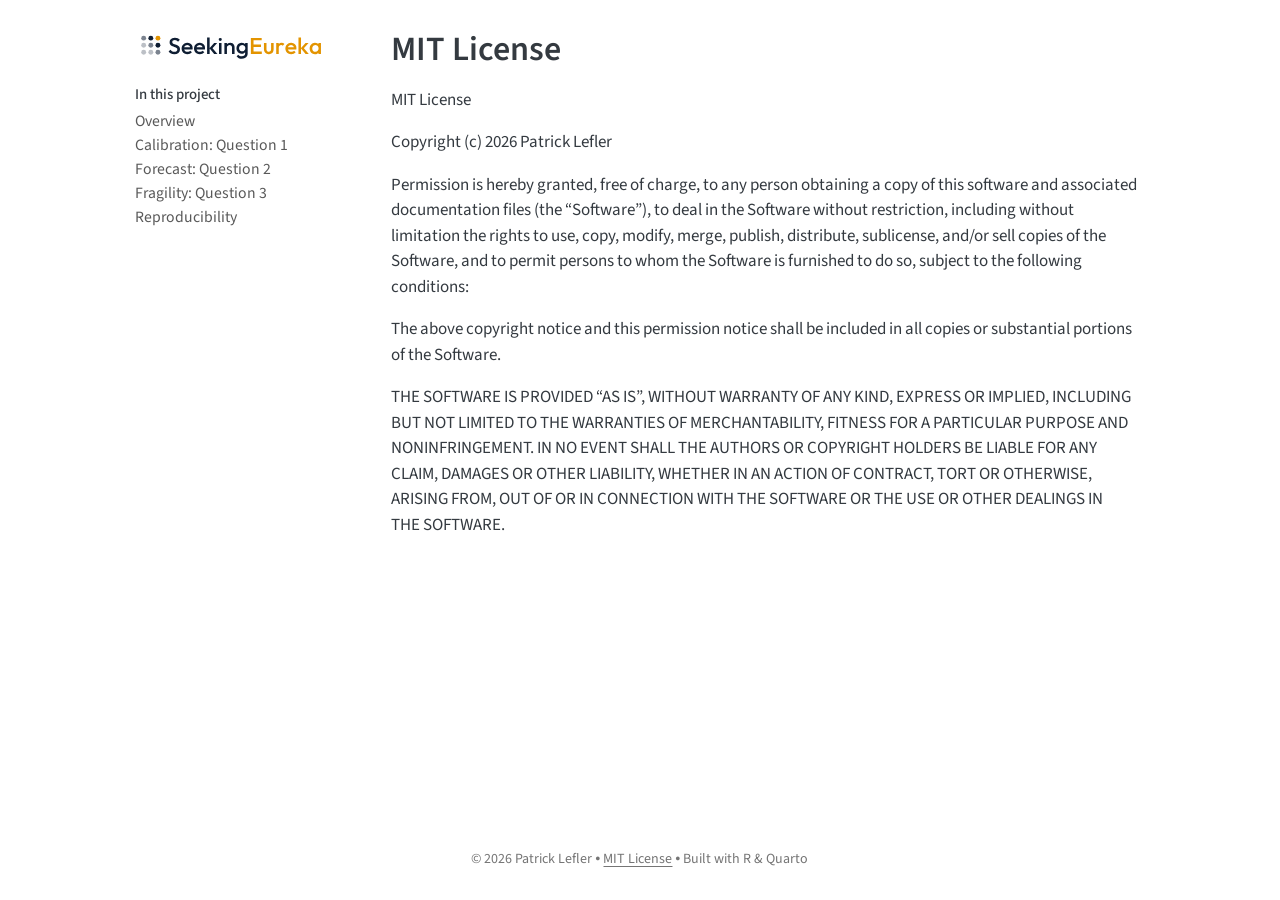
<file: docs/license.html>
<!DOCTYPE html>
<html xmlns="http://www.w3.org/1999/xhtml" lang="en" xml:lang="en"><head>

<meta charset="utf-8">
<meta name="generator" content="quarto-1.8.26">

<meta name="viewport" content="width=device-width, initial-scale=1.0, user-scalable=yes">


<title>MIT License – Three Questions for Any Risk Model</title>
<style>
code{white-space: pre-wrap;}
span.smallcaps{font-variant: small-caps;}
div.columns{display: flex; gap: min(4vw, 1.5em);}
div.column{flex: auto; overflow-x: auto;}
div.hanging-indent{margin-left: 1.5em; text-indent: -1.5em;}
ul.task-list{list-style: none;}
ul.task-list li input[type="checkbox"] {
  width: 0.8em;
  margin: 0 0.8em 0.2em -1em; /* quarto-specific, see https://github.com/quarto-dev/quarto-cli/issues/4556 */ 
  vertical-align: middle;
}
</style>


<script src="site_libs/quarto-nav/quarto-nav.js"></script>
<script src="site_libs/quarto-nav/headroom.min.js"></script>
<link href="./assets/images/favicon.svg" rel="icon" type="image/svg+xml">
<script src="site_libs/clipboard/clipboard.min.js"></script>
<script src="site_libs/quarto-html/quarto.js" type="module"></script>
<script src="site_libs/quarto-html/tabsets/tabsets.js" type="module"></script>
<script src="site_libs/quarto-html/axe/axe-check.js" type="module"></script>
<script src="site_libs/quarto-html/popper.min.js"></script>
<script src="site_libs/quarto-html/tippy.umd.min.js"></script>
<script src="site_libs/quarto-html/anchor.min.js"></script>
<link href="site_libs/quarto-html/tippy.css" rel="stylesheet">
<link href="site_libs/quarto-html/quarto-syntax-highlighting-587c61ba64f3a5504c4d52d930310e48.css" rel="stylesheet" id="quarto-text-highlighting-styles">
<script src="site_libs/bootstrap/bootstrap.min.js"></script>
<link href="site_libs/bootstrap/bootstrap-icons.css" rel="stylesheet">
<link href="site_libs/bootstrap/bootstrap-e17081086ff2b44b277c80779499dc85.min.css" rel="stylesheet" append-hash="true" id="quarto-bootstrap" data-mode="light">
<script id="quarto-search-options" type="application/json">{
  "language": {
    "search-no-results-text": "No results",
    "search-matching-documents-text": "matching documents",
    "search-copy-link-title": "Copy link to search",
    "search-hide-matches-text": "Hide additional matches",
    "search-more-match-text": "more match in this document",
    "search-more-matches-text": "more matches in this document",
    "search-clear-button-title": "Clear",
    "search-text-placeholder": "",
    "search-detached-cancel-button-title": "Cancel",
    "search-submit-button-title": "Submit",
    "search-label": "Search"
  }
}</script>


</head>

<body class="nav-sidebar floating fullcontent quarto-light">

<div id="quarto-search-results"></div>
  <header id="quarto-header" class="headroom fixed-top">
  <nav class="quarto-secondary-nav">
    <div class="container-fluid d-flex">
      <button type="button" class="quarto-btn-toggle btn" data-bs-toggle="collapse" role="button" data-bs-target=".quarto-sidebar-collapse-item" aria-controls="quarto-sidebar" aria-expanded="false" aria-label="Toggle sidebar navigation" onclick="if (window.quartoToggleHeadroom) { window.quartoToggleHeadroom(); }">
        <i class="bi bi-layout-text-sidebar-reverse"></i>
      </button>
        <nav class="quarto-page-breadcrumbs" aria-label="breadcrumb"><ol class="breadcrumb"><li class="breadcrumb-item">MIT License</li></ol></nav>
        <a class="flex-grow-1" role="navigation" data-bs-toggle="collapse" data-bs-target=".quarto-sidebar-collapse-item" aria-controls="quarto-sidebar" aria-expanded="false" aria-label="Toggle sidebar navigation" onclick="if (window.quartoToggleHeadroom) { window.quartoToggleHeadroom(); }">      
        </a>
    </div>
  </nav>
</header>
<!-- content -->
<div id="quarto-content" class="quarto-container page-columns page-rows-contents page-layout-article">
<!-- sidebar -->
  <nav id="quarto-sidebar" class="sidebar collapse collapse-horizontal quarto-sidebar-collapse-item sidebar-navigation floating overflow-auto">
    <div class="pt-lg-2 mt-2 text-left sidebar-header">
      <a href="./index.html" class="sidebar-logo-link">
      <img src="./assets/images/logo.svg" alt="Seeking Eureka" class="sidebar-logo light-content py-0 d-lg-inline d-none">
      <img src="./assets/images/logo.svg" alt="Seeking Eureka" class="sidebar-logo dark-content py-0 d-lg-inline d-none">
      </a>
      </div>
    <div class="sidebar-menu-container"> 
    <ul class="list-unstyled mt-1">
        <li class="sidebar-item">
  <div class="sidebar-item-container"> 
  <a href="./index.html" class="sidebar-item-text sidebar-link">
 <span class="menu-text">Overview</span></a>
  </div>
</li>
        <li class="sidebar-item">
  <div class="sidebar-item-container"> 
  <a href="./calibration.html" class="sidebar-item-text sidebar-link">
 <span class="menu-text">Calibration: Question 1</span></a>
  </div>
</li>
        <li class="sidebar-item">
  <div class="sidebar-item-container"> 
  <a href="./forecast.html" class="sidebar-item-text sidebar-link">
 <span class="menu-text">Forecast: Question 2</span></a>
  </div>
</li>
        <li class="sidebar-item">
  <div class="sidebar-item-container"> 
  <a href="./fragility.html" class="sidebar-item-text sidebar-link">
 <span class="menu-text">Fragility: Question 3</span></a>
  </div>
</li>
        <li class="sidebar-item">
  <div class="sidebar-item-container"> 
  <a href="./reproducibility.html" class="sidebar-item-text sidebar-link">
 <span class="menu-text">Reproducibility</span></a>
  </div>
</li>
    </ul>
    </div>
</nav>
<div id="quarto-sidebar-glass" class="quarto-sidebar-collapse-item" data-bs-toggle="collapse" data-bs-target=".quarto-sidebar-collapse-item"></div>
<!-- margin-sidebar -->
    
<!-- main -->
<main class="content" id="quarto-document-content">

<header id="title-block-header" class="quarto-title-block default">
<div class="quarto-title">
<h1 class="title">MIT License</h1>
</div>



<div class="quarto-title-meta">

    
  
    
  </div>
  


</header>


<p>MIT License</p>
<p>Copyright (c) 2026 Patrick Lefler</p>
<p>Permission is hereby granted, free of charge, to any person obtaining a copy&nbsp;of this software and associated documentation files (the “Software”), to deal&nbsp;in the Software without restriction, including without limitation the rights&nbsp;to use, copy, modify, merge, publish, distribute, sublicense, and/or sell&nbsp;copies of the Software, and to permit persons to whom the Software is&nbsp;furnished to do so, subject to the following conditions:</p>
<p>The above copyright notice and this permission notice shall be included in all&nbsp;copies or substantial portions of the Software.</p>
<p>THE SOFTWARE IS PROVIDED “AS IS”, WITHOUT WARRANTY OF ANY KIND, EXPRESS OR&nbsp;IMPLIED, INCLUDING BUT NOT LIMITED TO THE WARRANTIES OF MERCHANTABILITY,&nbsp;FITNESS FOR A PARTICULAR PURPOSE AND NONINFRINGEMENT. IN NO EVENT SHALL THE&nbsp;AUTHORS OR COPYRIGHT HOLDERS BE LIABLE FOR ANY CLAIM, DAMAGES OR OTHER&nbsp;LIABILITY, WHETHER IN AN ACTION OF CONTRACT, TORT OR OTHERWISE, ARISING FROM,&nbsp;OUT OF OR IN CONNECTION WITH THE SOFTWARE OR THE USE OR OTHER DEALINGS IN THE&nbsp;SOFTWARE.</p>



</main> <!-- /main -->
<script id="quarto-html-after-body" type="application/javascript">
  window.document.addEventListener("DOMContentLoaded", function (event) {
    const icon = "";
    const anchorJS = new window.AnchorJS();
    anchorJS.options = {
      placement: 'right',
      icon: icon
    };
    anchorJS.add('.anchored');
    const isCodeAnnotation = (el) => {
      for (const clz of el.classList) {
        if (clz.startsWith('code-annotation-')) {                     
          return true;
        }
      }
      return false;
    }
    const onCopySuccess = function(e) {
      // button target
      const button = e.trigger;
      // don't keep focus
      button.blur();
      // flash "checked"
      button.classList.add('code-copy-button-checked');
      var currentTitle = button.getAttribute("title");
      button.setAttribute("title", "Copied!");
      let tooltip;
      if (window.bootstrap) {
        button.setAttribute("data-bs-toggle", "tooltip");
        button.setAttribute("data-bs-placement", "left");
        button.setAttribute("data-bs-title", "Copied!");
        tooltip = new bootstrap.Tooltip(button, 
          { trigger: "manual", 
            customClass: "code-copy-button-tooltip",
            offset: [0, -8]});
        tooltip.show();    
      }
      setTimeout(function() {
        if (tooltip) {
          tooltip.hide();
          button.removeAttribute("data-bs-title");
          button.removeAttribute("data-bs-toggle");
          button.removeAttribute("data-bs-placement");
        }
        button.setAttribute("title", currentTitle);
        button.classList.remove('code-copy-button-checked');
      }, 1000);
      // clear code selection
      e.clearSelection();
    }
    const getTextToCopy = function(trigger) {
      const outerScaffold = trigger.parentElement.cloneNode(true);
      const codeEl = outerScaffold.querySelector('code');
      for (const childEl of codeEl.children) {
        if (isCodeAnnotation(childEl)) {
          childEl.remove();
        }
      }
      return codeEl.innerText;
    }
    const clipboard = new window.ClipboardJS('.code-copy-button:not([data-in-quarto-modal])', {
      text: getTextToCopy
    });
    clipboard.on('success', onCopySuccess);
    if (window.document.getElementById('quarto-embedded-source-code-modal')) {
      const clipboardModal = new window.ClipboardJS('.code-copy-button[data-in-quarto-modal]', {
        text: getTextToCopy,
        container: window.document.getElementById('quarto-embedded-source-code-modal')
      });
      clipboardModal.on('success', onCopySuccess);
    }
      var localhostRegex = new RegExp(/^(?:http|https):\/\/localhost\:?[0-9]*\//);
      var mailtoRegex = new RegExp(/^mailto:/);
        var filterRegex = new RegExp('/' + window.location.host + '/');
      var isInternal = (href) => {
          return filterRegex.test(href) || localhostRegex.test(href) || mailtoRegex.test(href);
      }
      // Inspect non-navigation links and adorn them if external
     var links = window.document.querySelectorAll('a[href]:not(.nav-link):not(.navbar-brand):not(.toc-action):not(.sidebar-link):not(.sidebar-item-toggle):not(.pagination-link):not(.no-external):not([aria-hidden]):not(.dropdown-item):not(.quarto-navigation-tool):not(.about-link)');
      for (var i=0; i<links.length; i++) {
        const link = links[i];
        if (!isInternal(link.href)) {
          // undo the damage that might have been done by quarto-nav.js in the case of
          // links that we want to consider external
          if (link.dataset.originalHref !== undefined) {
            link.href = link.dataset.originalHref;
          }
        }
      }
    function tippyHover(el, contentFn, onTriggerFn, onUntriggerFn) {
      const config = {
        allowHTML: true,
        maxWidth: 500,
        delay: 100,
        arrow: false,
        appendTo: function(el) {
            return el.parentElement;
        },
        interactive: true,
        interactiveBorder: 10,
        theme: 'quarto',
        placement: 'bottom-start',
      };
      if (contentFn) {
        config.content = contentFn;
      }
      if (onTriggerFn) {
        config.onTrigger = onTriggerFn;
      }
      if (onUntriggerFn) {
        config.onUntrigger = onUntriggerFn;
      }
      window.tippy(el, config); 
    }
    const noterefs = window.document.querySelectorAll('a[role="doc-noteref"]');
    for (var i=0; i<noterefs.length; i++) {
      const ref = noterefs[i];
      tippyHover(ref, function() {
        // use id or data attribute instead here
        let href = ref.getAttribute('data-footnote-href') || ref.getAttribute('href');
        try { href = new URL(href).hash; } catch {}
        const id = href.replace(/^#\/?/, "");
        const note = window.document.getElementById(id);
        if (note) {
          return note.innerHTML;
        } else {
          return "";
        }
      });
    }
    const xrefs = window.document.querySelectorAll('a.quarto-xref');
    const processXRef = (id, note) => {
      // Strip column container classes
      const stripColumnClz = (el) => {
        el.classList.remove("page-full", "page-columns");
        if (el.children) {
          for (const child of el.children) {
            stripColumnClz(child);
          }
        }
      }
      stripColumnClz(note)
      if (id === null || id.startsWith('sec-')) {
        // Special case sections, only their first couple elements
        const container = document.createElement("div");
        if (note.children && note.children.length > 2) {
          container.appendChild(note.children[0].cloneNode(true));
          for (let i = 1; i < note.children.length; i++) {
            const child = note.children[i];
            if (child.tagName === "P" && child.innerText === "") {
              continue;
            } else {
              container.appendChild(child.cloneNode(true));
              break;
            }
          }
          if (window.Quarto?.typesetMath) {
            window.Quarto.typesetMath(container);
          }
          return container.innerHTML
        } else {
          if (window.Quarto?.typesetMath) {
            window.Quarto.typesetMath(note);
          }
          return note.innerHTML;
        }
      } else {
        // Remove any anchor links if they are present
        const anchorLink = note.querySelector('a.anchorjs-link');
        if (anchorLink) {
          anchorLink.remove();
        }
        if (window.Quarto?.typesetMath) {
          window.Quarto.typesetMath(note);
        }
        if (note.classList.contains("callout")) {
          return note.outerHTML;
        } else {
          return note.innerHTML;
        }
      }
    }
    for (var i=0; i<xrefs.length; i++) {
      const xref = xrefs[i];
      tippyHover(xref, undefined, function(instance) {
        instance.disable();
        let url = xref.getAttribute('href');
        let hash = undefined; 
        if (url.startsWith('#')) {
          hash = url;
        } else {
          try { hash = new URL(url).hash; } catch {}
        }
        if (hash) {
          const id = hash.replace(/^#\/?/, "");
          const note = window.document.getElementById(id);
          if (note !== null) {
            try {
              const html = processXRef(id, note.cloneNode(true));
              instance.setContent(html);
            } finally {
              instance.enable();
              instance.show();
            }
          } else {
            // See if we can fetch this
            fetch(url.split('#')[0])
            .then(res => res.text())
            .then(html => {
              const parser = new DOMParser();
              const htmlDoc = parser.parseFromString(html, "text/html");
              const note = htmlDoc.getElementById(id);
              if (note !== null) {
                const html = processXRef(id, note);
                instance.setContent(html);
              } 
            }).finally(() => {
              instance.enable();
              instance.show();
            });
          }
        } else {
          // See if we can fetch a full url (with no hash to target)
          // This is a special case and we should probably do some content thinning / targeting
          fetch(url)
          .then(res => res.text())
          .then(html => {
            const parser = new DOMParser();
            const htmlDoc = parser.parseFromString(html, "text/html");
            const note = htmlDoc.querySelector('main.content');
            if (note !== null) {
              // This should only happen for chapter cross references
              // (since there is no id in the URL)
              // remove the first header
              if (note.children.length > 0 && note.children[0].tagName === "HEADER") {
                note.children[0].remove();
              }
              const html = processXRef(null, note);
              instance.setContent(html);
            } 
          }).finally(() => {
            instance.enable();
            instance.show();
          });
        }
      }, function(instance) {
      });
    }
        let selectedAnnoteEl;
        const selectorForAnnotation = ( cell, annotation) => {
          let cellAttr = 'data-code-cell="' + cell + '"';
          let lineAttr = 'data-code-annotation="' +  annotation + '"';
          const selector = 'span[' + cellAttr + '][' + lineAttr + ']';
          return selector;
        }
        const selectCodeLines = (annoteEl) => {
          const doc = window.document;
          const targetCell = annoteEl.getAttribute("data-target-cell");
          const targetAnnotation = annoteEl.getAttribute("data-target-annotation");
          const annoteSpan = window.document.querySelector(selectorForAnnotation(targetCell, targetAnnotation));
          const lines = annoteSpan.getAttribute("data-code-lines").split(",");
          const lineIds = lines.map((line) => {
            return targetCell + "-" + line;
          })
          let top = null;
          let height = null;
          let parent = null;
          if (lineIds.length > 0) {
              //compute the position of the single el (top and bottom and make a div)
              const el = window.document.getElementById(lineIds[0]);
              top = el.offsetTop;
              height = el.offsetHeight;
              parent = el.parentElement.parentElement;
            if (lineIds.length > 1) {
              const lastEl = window.document.getElementById(lineIds[lineIds.length - 1]);
              const bottom = lastEl.offsetTop + lastEl.offsetHeight;
              height = bottom - top;
            }
            if (top !== null && height !== null && parent !== null) {
              // cook up a div (if necessary) and position it 
              let div = window.document.getElementById("code-annotation-line-highlight");
              if (div === null) {
                div = window.document.createElement("div");
                div.setAttribute("id", "code-annotation-line-highlight");
                div.style.position = 'absolute';
                parent.appendChild(div);
              }
              div.style.top = top - 2 + "px";
              div.style.height = height + 4 + "px";
              div.style.left = 0;
              let gutterDiv = window.document.getElementById("code-annotation-line-highlight-gutter");
              if (gutterDiv === null) {
                gutterDiv = window.document.createElement("div");
                gutterDiv.setAttribute("id", "code-annotation-line-highlight-gutter");
                gutterDiv.style.position = 'absolute';
                const codeCell = window.document.getElementById(targetCell);
                const gutter = codeCell.querySelector('.code-annotation-gutter');
                gutter.appendChild(gutterDiv);
              }
              gutterDiv.style.top = top - 2 + "px";
              gutterDiv.style.height = height + 4 + "px";
            }
            selectedAnnoteEl = annoteEl;
          }
        };
        const unselectCodeLines = () => {
          const elementsIds = ["code-annotation-line-highlight", "code-annotation-line-highlight-gutter"];
          elementsIds.forEach((elId) => {
            const div = window.document.getElementById(elId);
            if (div) {
              div.remove();
            }
          });
          selectedAnnoteEl = undefined;
        };
          // Handle positioning of the toggle
      window.addEventListener(
        "resize",
        throttle(() => {
          elRect = undefined;
          if (selectedAnnoteEl) {
            selectCodeLines(selectedAnnoteEl);
          }
        }, 10)
      );
      function throttle(fn, ms) {
      let throttle = false;
      let timer;
        return (...args) => {
          if(!throttle) { // first call gets through
              fn.apply(this, args);
              throttle = true;
          } else { // all the others get throttled
              if(timer) clearTimeout(timer); // cancel #2
              timer = setTimeout(() => {
                fn.apply(this, args);
                timer = throttle = false;
              }, ms);
          }
        };
      }
        // Attach click handler to the DT
        const annoteDls = window.document.querySelectorAll('dt[data-target-cell]');
        for (const annoteDlNode of annoteDls) {
          annoteDlNode.addEventListener('click', (event) => {
            const clickedEl = event.target;
            if (clickedEl !== selectedAnnoteEl) {
              unselectCodeLines();
              const activeEl = window.document.querySelector('dt[data-target-cell].code-annotation-active');
              if (activeEl) {
                activeEl.classList.remove('code-annotation-active');
              }
              selectCodeLines(clickedEl);
              clickedEl.classList.add('code-annotation-active');
            } else {
              // Unselect the line
              unselectCodeLines();
              clickedEl.classList.remove('code-annotation-active');
            }
          });
        }
    const findCites = (el) => {
      const parentEl = el.parentElement;
      if (parentEl) {
        const cites = parentEl.dataset.cites;
        if (cites) {
          return {
            el,
            cites: cites.split(' ')
          };
        } else {
          return findCites(el.parentElement)
        }
      } else {
        return undefined;
      }
    };
    var bibliorefs = window.document.querySelectorAll('a[role="doc-biblioref"]');
    for (var i=0; i<bibliorefs.length; i++) {
      const ref = bibliorefs[i];
      const citeInfo = findCites(ref);
      if (citeInfo) {
        tippyHover(citeInfo.el, function() {
          var popup = window.document.createElement('div');
          citeInfo.cites.forEach(function(cite) {
            var citeDiv = window.document.createElement('div');
            citeDiv.classList.add('hanging-indent');
            citeDiv.classList.add('csl-entry');
            var biblioDiv = window.document.getElementById('ref-' + cite);
            if (biblioDiv) {
              citeDiv.innerHTML = biblioDiv.innerHTML;
            }
            popup.appendChild(citeDiv);
          });
          return popup.innerHTML;
        });
      }
    }
  });
  </script>
</div> <!-- /content -->
<footer class="footer">
  <div class="nav-footer">
    <div class="nav-footer-left">
      &nbsp;
    </div>   
    <div class="nav-footer-center">
<p>© 2026 Patrick Lefler ⦁ <a href="./license.html">MIT License</a> ⦁ Built with R &amp; Quarto</p>
</div>
    <div class="nav-footer-right">
      &nbsp;
    </div>
  </div>
</footer>




</body></html>
</file>
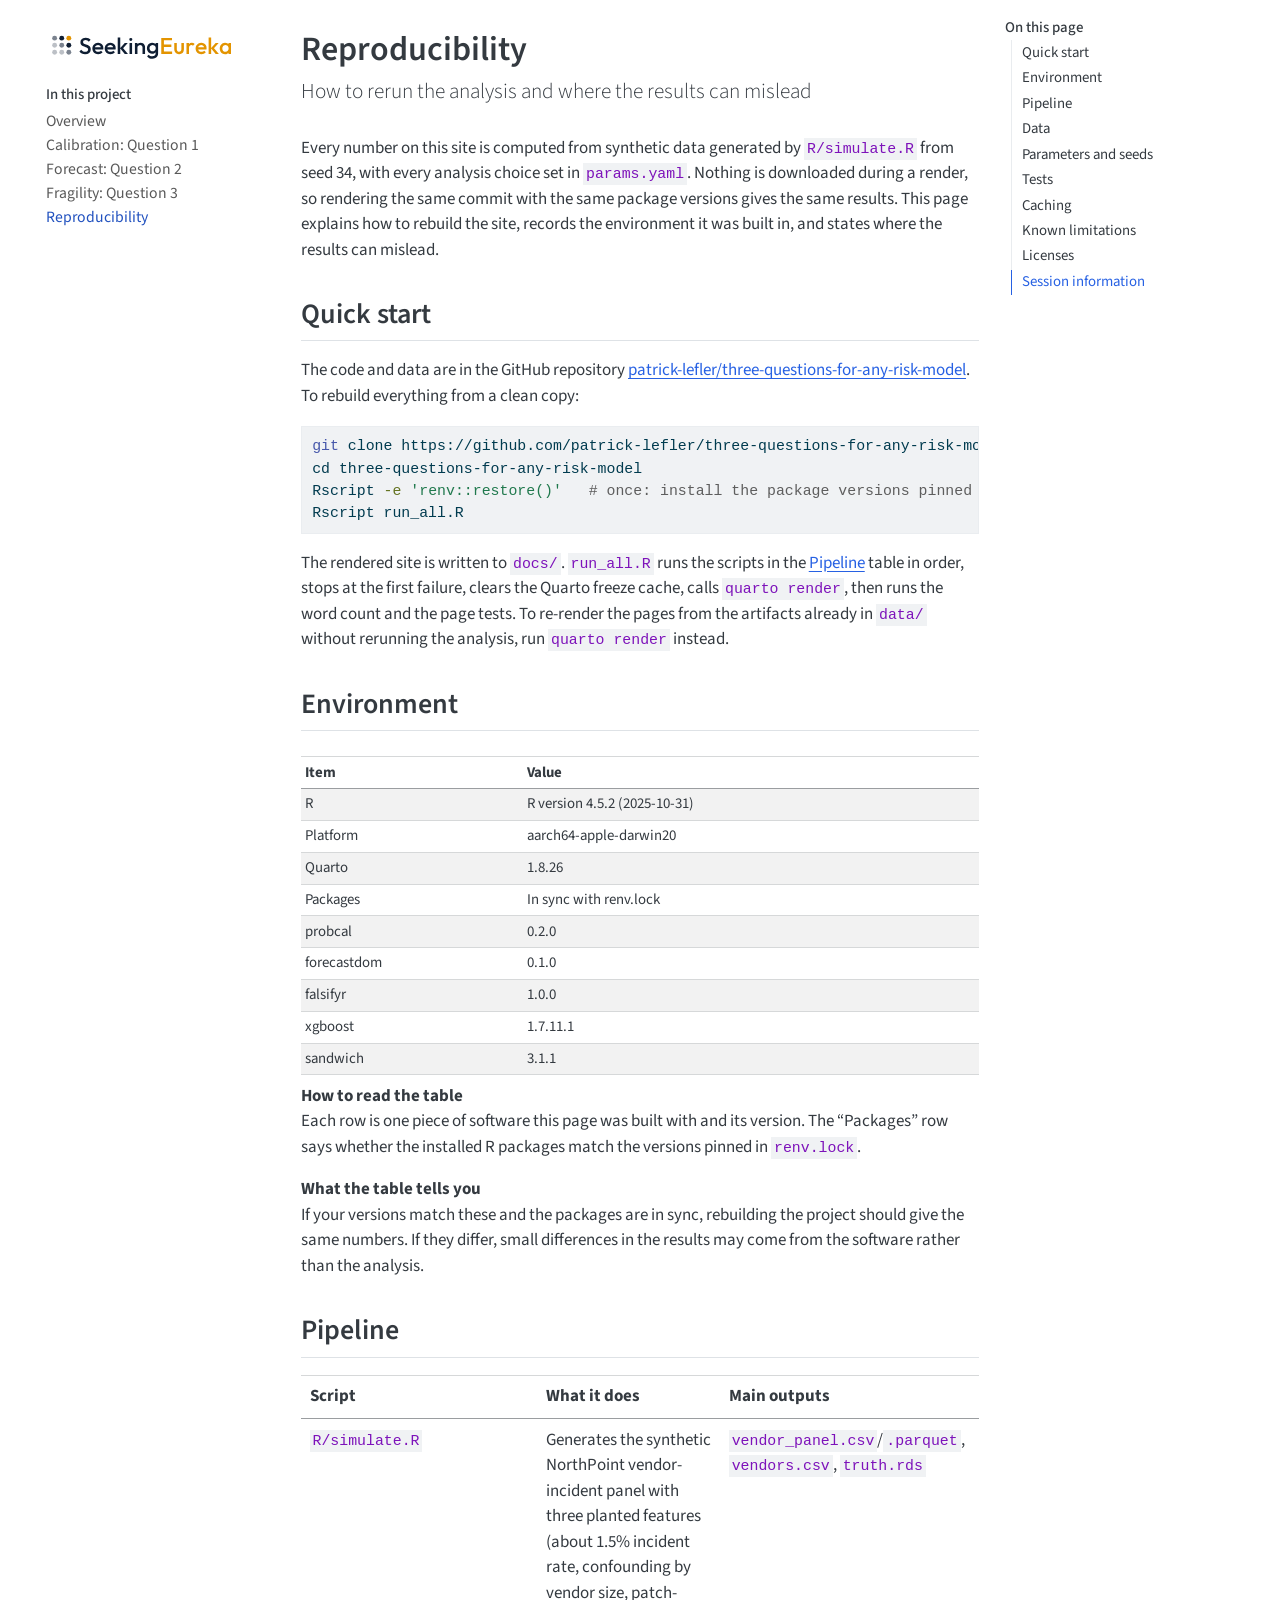
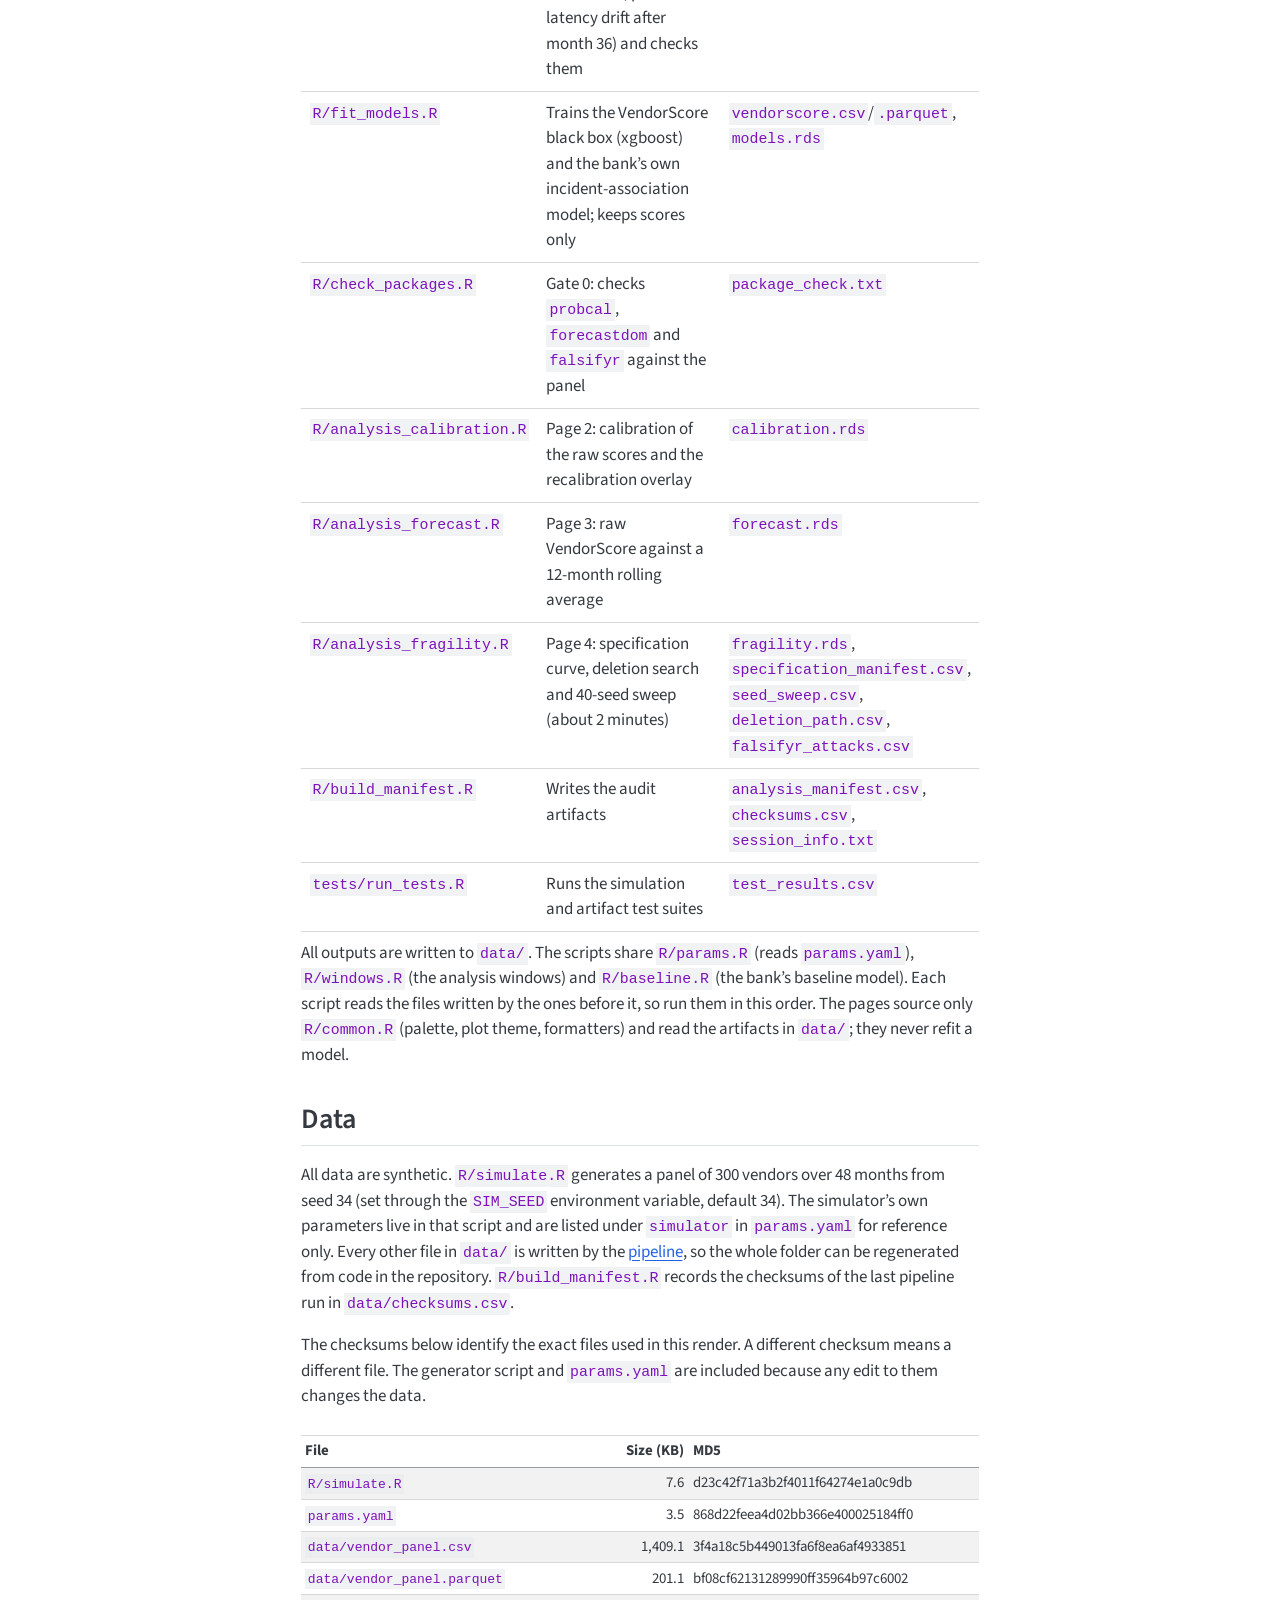
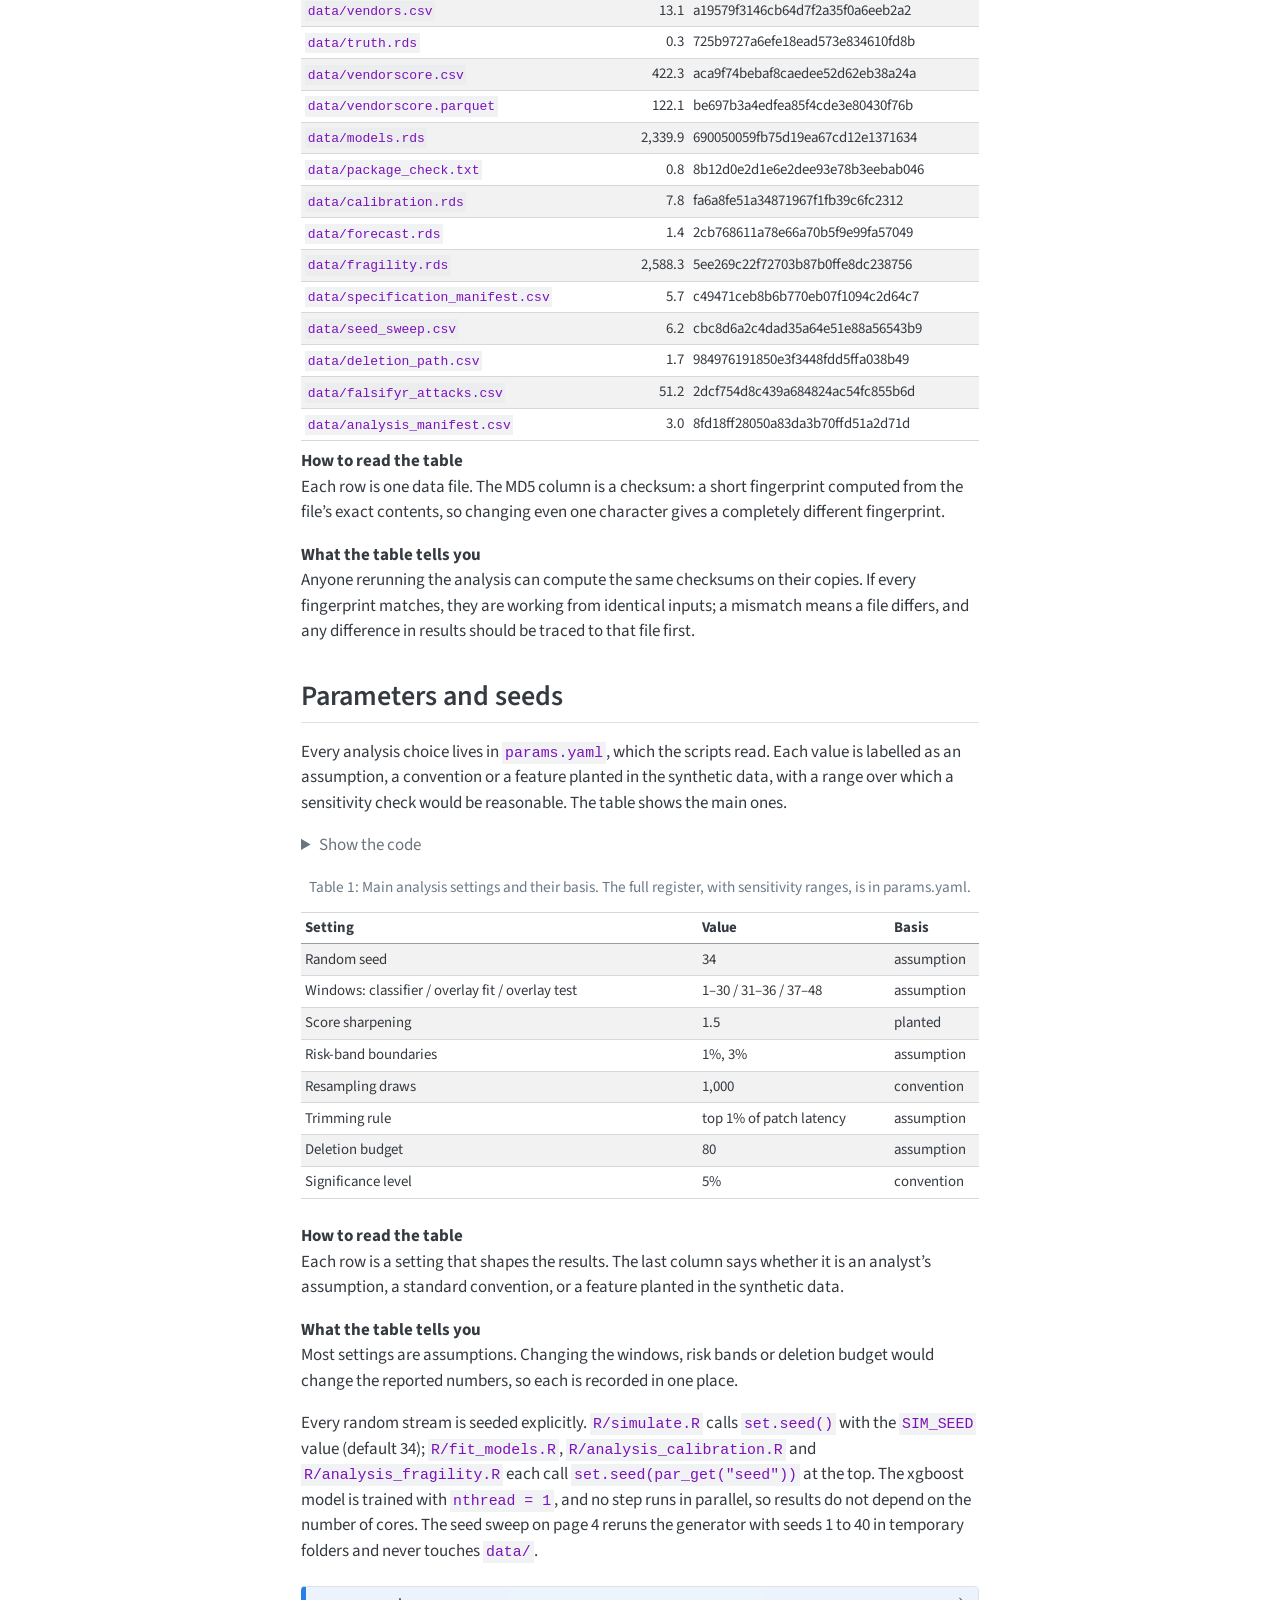
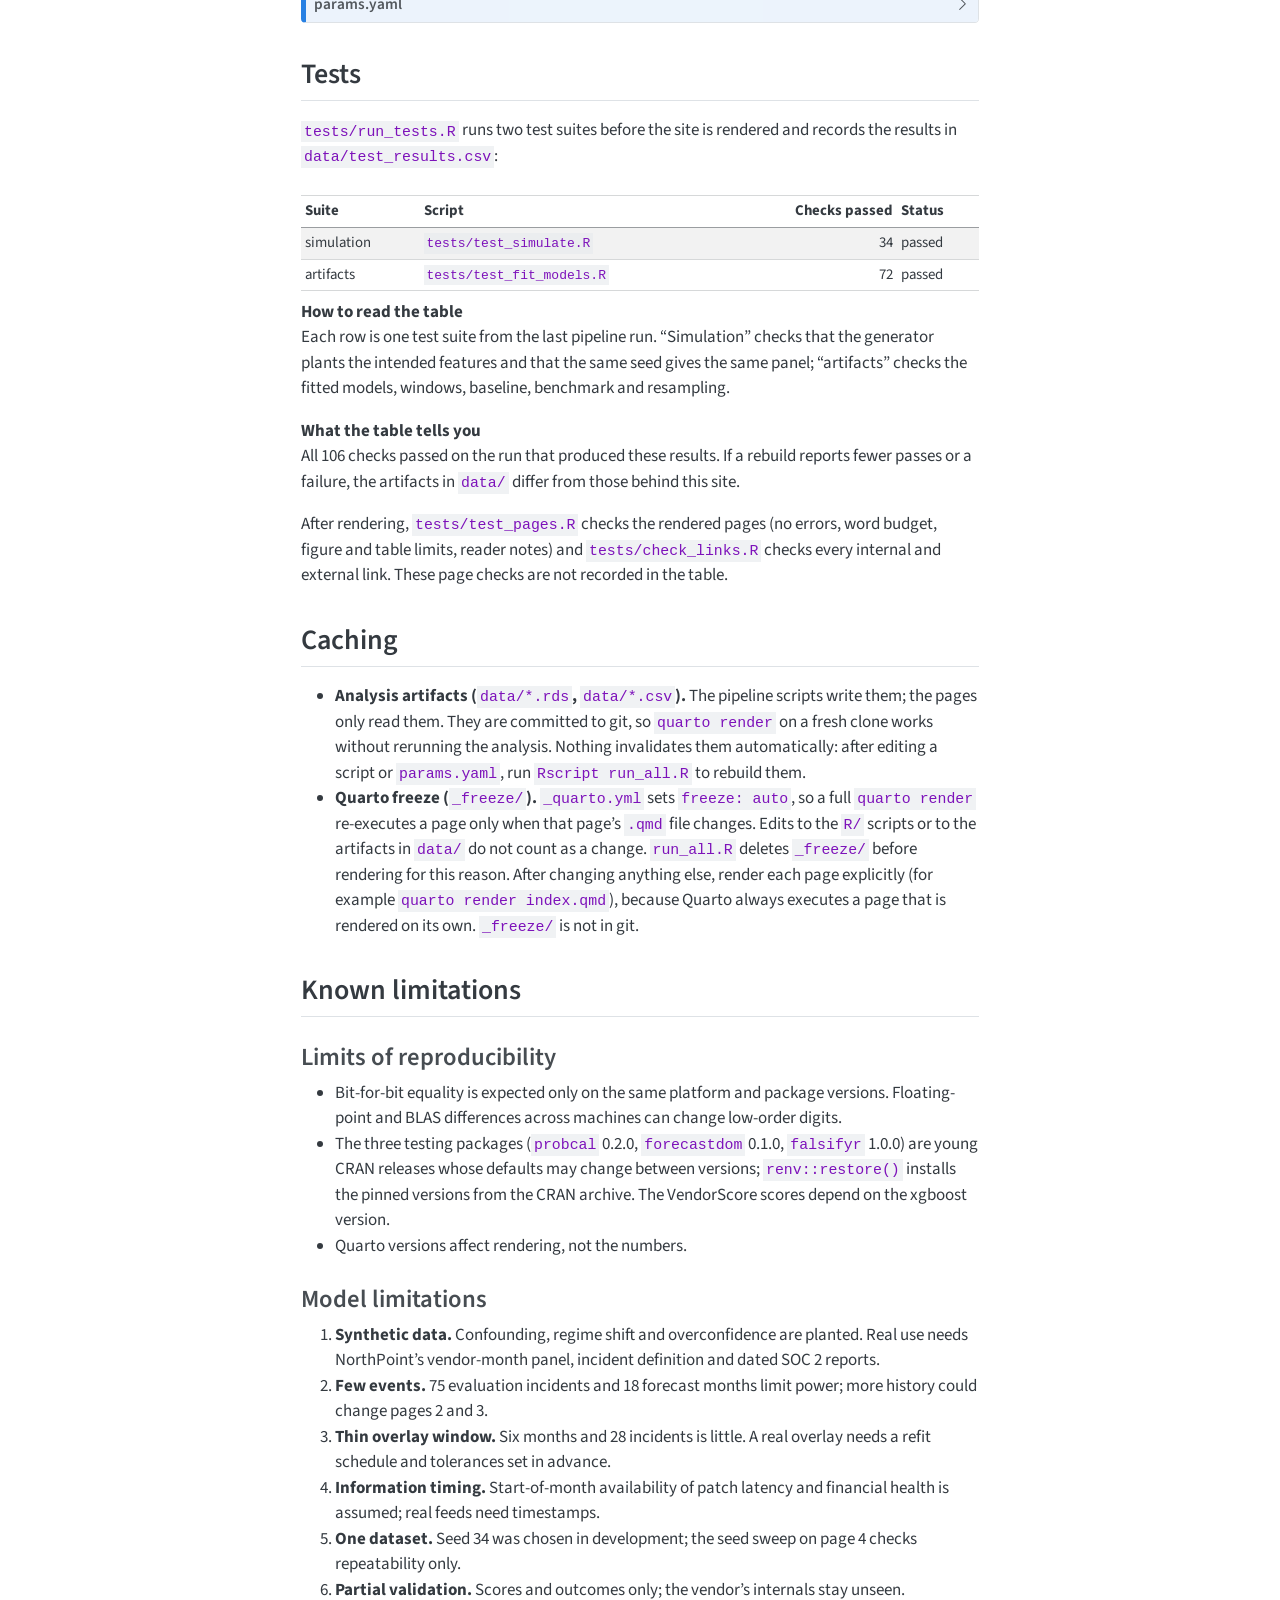
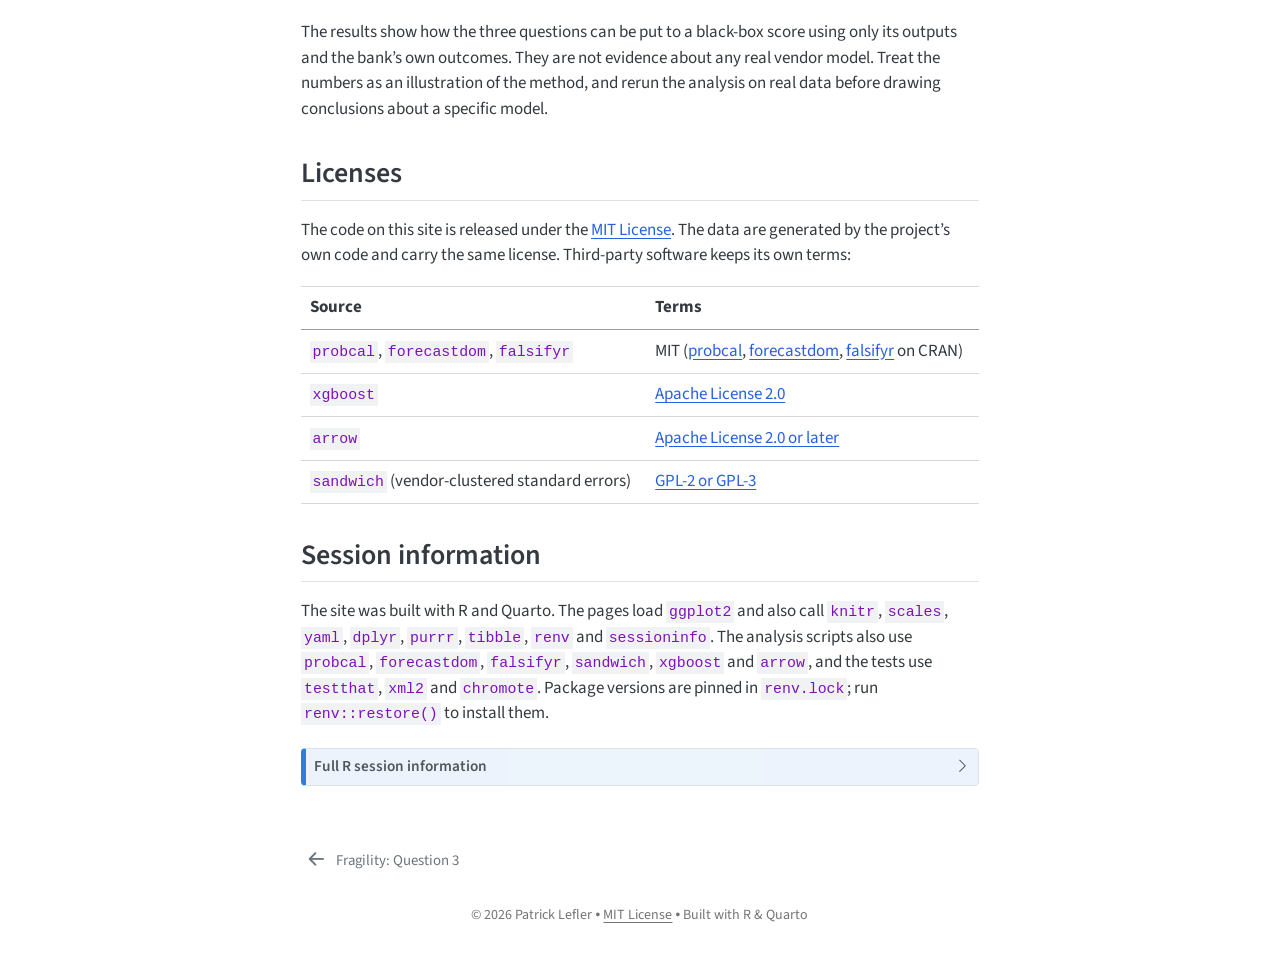
<file: docs/reproducibility.html>
<!DOCTYPE html>
<html xmlns="http://www.w3.org/1999/xhtml" lang="en" xml:lang="en"><head>

<meta charset="utf-8">
<meta name="generator" content="quarto-1.8.26">

<meta name="viewport" content="width=device-width, initial-scale=1.0, user-scalable=yes">


<title>Reproducibility – Three Questions for Any Risk Model</title>
<style>
code{white-space: pre-wrap;}
span.smallcaps{font-variant: small-caps;}
div.columns{display: flex; gap: min(4vw, 1.5em);}
div.column{flex: auto; overflow-x: auto;}
div.hanging-indent{margin-left: 1.5em; text-indent: -1.5em;}
ul.task-list{list-style: none;}
ul.task-list li input[type="checkbox"] {
  width: 0.8em;
  margin: 0 0.8em 0.2em -1em; /* quarto-specific, see https://github.com/quarto-dev/quarto-cli/issues/4556 */ 
  vertical-align: middle;
}
/* CSS for syntax highlighting */
html { -webkit-text-size-adjust: 100%; }
pre > code.sourceCode { white-space: pre; position: relative; }
pre > code.sourceCode > span { display: inline-block; line-height: 1.25; }
pre > code.sourceCode > span:empty { height: 1.2em; }
.sourceCode { overflow: visible; }
code.sourceCode > span { color: inherit; text-decoration: inherit; }
div.sourceCode { margin: 1em 0; }
pre.sourceCode { margin: 0; }
@media screen {
div.sourceCode { overflow: auto; }
}
@media print {
pre > code.sourceCode { white-space: pre-wrap; }
pre > code.sourceCode > span { text-indent: -5em; padding-left: 5em; }
}
pre.numberSource code
  { counter-reset: source-line 0; }
pre.numberSource code > span
  { position: relative; left: -4em; counter-increment: source-line; }
pre.numberSource code > span > a:first-child::before
  { content: counter(source-line);
    position: relative; left: -1em; text-align: right; vertical-align: baseline;
    border: none; display: inline-block;
    -webkit-touch-callout: none; -webkit-user-select: none;
    -khtml-user-select: none; -moz-user-select: none;
    -ms-user-select: none; user-select: none;
    padding: 0 4px; width: 4em;
  }
pre.numberSource { margin-left: 3em;  padding-left: 4px; }
div.sourceCode
  {   }
@media screen {
pre > code.sourceCode > span > a:first-child::before { text-decoration: underline; }
}
</style>


<script src="site_libs/quarto-nav/quarto-nav.js"></script>
<script src="site_libs/quarto-nav/headroom.min.js"></script>
<link href="./fragility.html" rel="prev">
<link href="./assets/images/favicon.svg" rel="icon" type="image/svg+xml">
<script src="site_libs/clipboard/clipboard.min.js"></script>
<script src="site_libs/quarto-html/quarto.js" type="module"></script>
<script src="site_libs/quarto-html/tabsets/tabsets.js" type="module"></script>
<script src="site_libs/quarto-html/axe/axe-check.js" type="module"></script>
<script src="site_libs/quarto-html/popper.min.js"></script>
<script src="site_libs/quarto-html/tippy.umd.min.js"></script>
<script src="site_libs/quarto-html/anchor.min.js"></script>
<link href="site_libs/quarto-html/tippy.css" rel="stylesheet">
<link href="site_libs/quarto-html/quarto-syntax-highlighting-587c61ba64f3a5504c4d52d930310e48.css" rel="stylesheet" id="quarto-text-highlighting-styles">
<script src="site_libs/bootstrap/bootstrap.min.js"></script>
<link href="site_libs/bootstrap/bootstrap-icons.css" rel="stylesheet">
<link href="site_libs/bootstrap/bootstrap-e17081086ff2b44b277c80779499dc85.min.css" rel="stylesheet" append-hash="true" id="quarto-bootstrap" data-mode="light">
<script id="quarto-search-options" type="application/json">{
  "language": {
    "search-no-results-text": "No results",
    "search-matching-documents-text": "matching documents",
    "search-copy-link-title": "Copy link to search",
    "search-hide-matches-text": "Hide additional matches",
    "search-more-match-text": "more match in this document",
    "search-more-matches-text": "more matches in this document",
    "search-clear-button-title": "Clear",
    "search-text-placeholder": "",
    "search-detached-cancel-button-title": "Cancel",
    "search-submit-button-title": "Submit",
    "search-label": "Search"
  }
}</script>


</head>

<body class="nav-sidebar floating quarto-light">

<div id="quarto-search-results"></div>
  <header id="quarto-header" class="headroom fixed-top">
  <nav class="quarto-secondary-nav">
    <div class="container-fluid d-flex">
      <button type="button" class="quarto-btn-toggle btn" data-bs-toggle="collapse" role="button" data-bs-target=".quarto-sidebar-collapse-item" aria-controls="quarto-sidebar" aria-expanded="false" aria-label="Toggle sidebar navigation" onclick="if (window.quartoToggleHeadroom) { window.quartoToggleHeadroom(); }">
        <i class="bi bi-layout-text-sidebar-reverse"></i>
      </button>
        <nav class="quarto-page-breadcrumbs" aria-label="breadcrumb"><ol class="breadcrumb"><li class="breadcrumb-item"><a href="./reproducibility.html">Reproducibility</a></li></ol></nav>
        <a class="flex-grow-1" role="navigation" data-bs-toggle="collapse" data-bs-target=".quarto-sidebar-collapse-item" aria-controls="quarto-sidebar" aria-expanded="false" aria-label="Toggle sidebar navigation" onclick="if (window.quartoToggleHeadroom) { window.quartoToggleHeadroom(); }">      
        </a>
    </div>
  </nav>
</header>
<!-- content -->
<div id="quarto-content" class="quarto-container page-columns page-rows-contents page-layout-article">
<!-- sidebar -->
  <nav id="quarto-sidebar" class="sidebar collapse collapse-horizontal quarto-sidebar-collapse-item sidebar-navigation floating overflow-auto">
    <div class="pt-lg-2 mt-2 text-left sidebar-header">
      <a href="./index.html" class="sidebar-logo-link">
      <img src="./assets/images/logo.svg" alt="Seeking Eureka" class="sidebar-logo light-content py-0 d-lg-inline d-none">
      <img src="./assets/images/logo.svg" alt="Seeking Eureka" class="sidebar-logo dark-content py-0 d-lg-inline d-none">
      </a>
      </div>
    <div class="sidebar-menu-container"> 
    <ul class="list-unstyled mt-1">
        <li class="sidebar-item">
  <div class="sidebar-item-container"> 
  <a href="./index.html" class="sidebar-item-text sidebar-link">
 <span class="menu-text">Overview</span></a>
  </div>
</li>
        <li class="sidebar-item">
  <div class="sidebar-item-container"> 
  <a href="./calibration.html" class="sidebar-item-text sidebar-link">
 <span class="menu-text">Calibration: Question 1</span></a>
  </div>
</li>
        <li class="sidebar-item">
  <div class="sidebar-item-container"> 
  <a href="./forecast.html" class="sidebar-item-text sidebar-link">
 <span class="menu-text">Forecast: Question 2</span></a>
  </div>
</li>
        <li class="sidebar-item">
  <div class="sidebar-item-container"> 
  <a href="./fragility.html" class="sidebar-item-text sidebar-link">
 <span class="menu-text">Fragility: Question 3</span></a>
  </div>
</li>
        <li class="sidebar-item">
  <div class="sidebar-item-container"> 
  <a href="./reproducibility.html" class="sidebar-item-text sidebar-link active">
 <span class="menu-text">Reproducibility</span></a>
  </div>
</li>
    </ul>
    </div>
</nav>
<div id="quarto-sidebar-glass" class="quarto-sidebar-collapse-item" data-bs-toggle="collapse" data-bs-target=".quarto-sidebar-collapse-item"></div>
<!-- margin-sidebar -->
    <div id="quarto-margin-sidebar" class="sidebar margin-sidebar">
        <nav id="TOC" role="doc-toc" class="toc-active">
    <h2 id="toc-title">On this page</h2>
   
  <ul>
  <li><a href="#quick-start" id="toc-quick-start" class="nav-link active" data-scroll-target="#quick-start">Quick start</a></li>
  <li><a href="#environment" id="toc-environment" class="nav-link" data-scroll-target="#environment">Environment</a></li>
  <li><a href="#pipeline" id="toc-pipeline" class="nav-link" data-scroll-target="#pipeline">Pipeline</a></li>
  <li><a href="#data" id="toc-data" class="nav-link" data-scroll-target="#data">Data</a></li>
  <li><a href="#parameters" id="toc-parameters" class="nav-link" data-scroll-target="#parameters">Parameters and seeds</a></li>
  <li><a href="#tests" id="toc-tests" class="nav-link" data-scroll-target="#tests">Tests</a></li>
  <li><a href="#caching" id="toc-caching" class="nav-link" data-scroll-target="#caching">Caching</a></li>
  <li><a href="#limitations" id="toc-limitations" class="nav-link" data-scroll-target="#limitations">Known limitations</a>
  <ul class="collapse">
  <li><a href="#repro-limits" id="toc-repro-limits" class="nav-link" data-scroll-target="#repro-limits">Limits of reproducibility</a></li>
  <li><a href="#sec-limitations" id="toc-sec-limitations" class="nav-link" data-scroll-target="#sec-limitations">Model limitations</a></li>
  </ul></li>
  <li><a href="#licenses" id="toc-licenses" class="nav-link" data-scroll-target="#licenses">Licenses</a></li>
  <li><a href="#session-info" id="toc-session-info" class="nav-link" data-scroll-target="#session-info">Session information</a></li>
  </ul>
</nav>
    </div>
<!-- main -->
<main class="content" id="quarto-document-content">

<header id="title-block-header" class="quarto-title-block default">
<div class="quarto-title">
<h1 class="title">Reproducibility</h1>
<p class="subtitle lead">How to rerun the analysis and where the results can mislead</p>
</div>



<div class="quarto-title-meta">

    
  
    
  </div>
  


</header>


<p>Every number on this site is computed from synthetic data generated by <code>R/simulate.R</code> from seed 34, with every analysis choice set in <code>params.yaml</code>. Nothing is downloaded during a render, so rendering the same commit with the same package versions gives the same results. This page explains how to rebuild the site, records the environment it was built in, and states where the results can mislead.</p>
<section id="quick-start" class="level2">
<h2 class="anchored" data-anchor-id="quick-start">Quick start</h2>
<p>The code and data are in the GitHub repository <a href="https://github.com/patrick-lefler/three-questions-for-any-risk-model">patrick-lefler/three-questions-for-any-risk-model</a>. To rebuild everything from a clean copy:</p>
<div class="code-copy-outer-scaffold"><div class="sourceCode" id="cb1"><pre class="sourceCode bash code-with-copy"><code class="sourceCode bash"><span id="cb1-1"><a href="#cb1-1" aria-hidden="true" tabindex="-1"></a><span class="fu">git</span> clone https://github.com/patrick-lefler/three-questions-for-any-risk-model</span>
<span id="cb1-2"><a href="#cb1-2" aria-hidden="true" tabindex="-1"></a><span class="bu">cd</span> three-questions-for-any-risk-model</span>
<span id="cb1-3"><a href="#cb1-3" aria-hidden="true" tabindex="-1"></a><span class="ex">Rscript</span> <span class="at">-e</span> <span class="st">'renv::restore()'</span>   <span class="co"># once: install the package versions pinned in renv.lock</span></span>
<span id="cb1-4"><a href="#cb1-4" aria-hidden="true" tabindex="-1"></a><span class="ex">Rscript</span> run_all.R</span></code></pre></div><button title="Copy to Clipboard" class="code-copy-button"><i class="bi"></i></button></div>
<p>The rendered site is written to <code>docs/</code>. <code>run_all.R</code> runs the scripts in the <a href="#pipeline">Pipeline</a> table in order, stops at the first failure, clears the Quarto freeze cache, calls <code>quarto render</code>, then runs the word count and the page tests. To re-render the pages from the artifacts already in <code>data/</code> without rerunning the analysis, run <code>quarto render</code> instead.</p>
</section>
<section id="environment" class="level2">
<h2 class="anchored" data-anchor-id="environment">Environment</h2>
<div class="cell">
<div class="cell-output-display">
<table class="caption-top table table-sm table-striped small">
<thead>
<tr class="header">
<th style="text-align: left;">Item</th>
<th style="text-align: left;">Value</th>
</tr>
</thead>
<tbody>
<tr class="odd">
<td style="text-align: left;">R</td>
<td style="text-align: left;">R version 4.5.2 (2025-10-31)</td>
</tr>
<tr class="even">
<td style="text-align: left;">Platform</td>
<td style="text-align: left;">aarch64-apple-darwin20</td>
</tr>
<tr class="odd">
<td style="text-align: left;">Quarto</td>
<td style="text-align: left;">1.8.26</td>
</tr>
<tr class="even">
<td style="text-align: left;">Packages</td>
<td style="text-align: left;">In sync with renv.lock</td>
</tr>
<tr class="odd">
<td style="text-align: left;">probcal</td>
<td style="text-align: left;">0.2.0</td>
</tr>
<tr class="even">
<td style="text-align: left;">forecastdom</td>
<td style="text-align: left;">0.1.0</td>
</tr>
<tr class="odd">
<td style="text-align: left;">falsifyr</td>
<td style="text-align: left;">1.0.0</td>
</tr>
<tr class="even">
<td style="text-align: left;">xgboost</td>
<td style="text-align: left;">1.7.11.1</td>
</tr>
<tr class="odd">
<td style="text-align: left;">sandwich</td>
<td style="text-align: left;">3.1.1</td>
</tr>
</tbody>
</table>
</div>
</div>
<p><strong>How to read the table</strong> <br> Each row is one piece of software this page was built with and its version. The “Packages” row says whether the installed R packages match the versions pinned in <code>renv.lock</code>.</p>
<p><strong>What the table tells you</strong> <br> If your versions match these and the packages are in sync, rebuilding the project should give the same numbers. If they differ, small differences in the results may come from the software rather than the analysis.</p>
</section>
<section id="pipeline" class="level2">
<h2 class="anchored" data-anchor-id="pipeline">Pipeline</h2>
<table class="caption-top table">
<colgroup>
<col style="width: 23%">
<col style="width: 46%">
<col style="width: 30%">
</colgroup>
<thead>
<tr class="header">
<th style="text-align: left;">Script</th>
<th style="text-align: left;">What it does</th>
<th style="text-align: left;">Main outputs</th>
</tr>
</thead>
<tbody>
<tr class="odd">
<td style="text-align: left;"><code>R/simulate.R</code></td>
<td style="text-align: left;">Generates the synthetic NorthPoint vendor-incident panel with three planted features (about 1.5% incident rate, confounding by vendor size, patch-latency drift after month 36) and checks them</td>
<td style="text-align: left;"><code>vendor_panel.csv</code>/<code>.parquet</code>, <code>vendors.csv</code>, <code>truth.rds</code></td>
</tr>
<tr class="even">
<td style="text-align: left;"><code>R/fit_models.R</code></td>
<td style="text-align: left;">Trains the VendorScore black box (xgboost) and the bank’s own incident-association model; keeps scores only</td>
<td style="text-align: left;"><code>vendorscore.csv</code>/<code>.parquet</code>, <code>models.rds</code></td>
</tr>
<tr class="odd">
<td style="text-align: left;"><code>R/check_packages.R</code></td>
<td style="text-align: left;">Gate 0: checks <code>probcal</code>, <code>forecastdom</code> and <code>falsifyr</code> against the panel</td>
<td style="text-align: left;"><code>package_check.txt</code></td>
</tr>
<tr class="even">
<td style="text-align: left;"><code>R/analysis_calibration.R</code></td>
<td style="text-align: left;">Page 2: calibration of the raw scores and the recalibration overlay</td>
<td style="text-align: left;"><code>calibration.rds</code></td>
</tr>
<tr class="odd">
<td style="text-align: left;"><code>R/analysis_forecast.R</code></td>
<td style="text-align: left;">Page 3: raw VendorScore against a 12-month rolling average</td>
<td style="text-align: left;"><code>forecast.rds</code></td>
</tr>
<tr class="even">
<td style="text-align: left;"><code>R/analysis_fragility.R</code></td>
<td style="text-align: left;">Page 4: specification curve, deletion search and 40-seed sweep (about 2 minutes)</td>
<td style="text-align: left;"><code>fragility.rds</code>, <code>specification_manifest.csv</code>, <code>seed_sweep.csv</code>, <code>deletion_path.csv</code>, <code>falsifyr_attacks.csv</code></td>
</tr>
<tr class="odd">
<td style="text-align: left;"><code>R/build_manifest.R</code></td>
<td style="text-align: left;">Writes the audit artifacts</td>
<td style="text-align: left;"><code>analysis_manifest.csv</code>, <code>checksums.csv</code>, <code>session_info.txt</code></td>
</tr>
<tr class="even">
<td style="text-align: left;"><code>tests/run_tests.R</code></td>
<td style="text-align: left;">Runs the simulation and artifact test suites</td>
<td style="text-align: left;"><code>test_results.csv</code></td>
</tr>
</tbody>
</table>
<p>All outputs are written to <code>data/</code>. The scripts share <code>R/params.R</code> (reads <code>params.yaml</code>), <code>R/windows.R</code> (the analysis windows) and <code>R/baseline.R</code> (the bank’s baseline model). Each script reads the files written by the ones before it, so run them in this order. The pages source only <code>R/common.R</code> (palette, plot theme, formatters) and read the artifacts in <code>data/</code>; they never refit a model.</p>
</section>
<section id="data" class="level2">
<h2 class="anchored" data-anchor-id="data">Data</h2>
<p>All data are synthetic. <code>R/simulate.R</code> generates a panel of 300 vendors over 48 months from seed 34 (set through the <code>SIM_SEED</code> environment variable, default 34). The simulator’s own parameters live in that script and are listed under <code>simulator</code> in <code>params.yaml</code> for reference only. Every other file in <code>data/</code> is written by the <a href="#pipeline">pipeline</a>, so the whole folder can be regenerated from code in the repository. <code>R/build_manifest.R</code> records the checksums of the last pipeline run in <code>data/checksums.csv</code>.</p>
<p>The checksums below identify the exact files used in this render. A different checksum means a different file. The generator script and <code>params.yaml</code> are included because any edit to them changes the data.</p>
<div class="cell">
<div class="cell-output-display">
<table class="caption-top table table-sm table-striped small">
<colgroup>
<col style="width: 44%">
<col style="width: 12%">
<col style="width: 42%">
</colgroup>
<thead>
<tr class="header">
<th style="text-align: left;">File</th>
<th style="text-align: right;">Size (KB)</th>
<th style="text-align: left;">MD5</th>
</tr>
</thead>
<tbody>
<tr class="odd">
<td style="text-align: left;"><code>R/simulate.R</code></td>
<td style="text-align: right;">7.6</td>
<td style="text-align: left;">d23c42f71a3b2f4011f64274e1a0c9db</td>
</tr>
<tr class="even">
<td style="text-align: left;"><code>params.yaml</code></td>
<td style="text-align: right;">3.5</td>
<td style="text-align: left;">868d22feea4d02bb366e400025184ff0</td>
</tr>
<tr class="odd">
<td style="text-align: left;"><code>data/vendor_panel.csv</code></td>
<td style="text-align: right;">1,409.1</td>
<td style="text-align: left;">3f4a18c5b449013fa6f8ea6af4933851</td>
</tr>
<tr class="even">
<td style="text-align: left;"><code>data/vendor_panel.parquet</code></td>
<td style="text-align: right;">201.1</td>
<td style="text-align: left;">bf08cf62131289990ff35964b97c6002</td>
</tr>
<tr class="odd">
<td style="text-align: left;"><code>data/vendors.csv</code></td>
<td style="text-align: right;">13.1</td>
<td style="text-align: left;">a19579f3146cb64d7f2a35f0a6eeb2a2</td>
</tr>
<tr class="even">
<td style="text-align: left;"><code>data/truth.rds</code></td>
<td style="text-align: right;">0.3</td>
<td style="text-align: left;">725b9727a6efe18ead573e834610fd8b</td>
</tr>
<tr class="odd">
<td style="text-align: left;"><code>data/vendorscore.csv</code></td>
<td style="text-align: right;">422.3</td>
<td style="text-align: left;">aca9f74bebaf8caedee52d62eb38a24a</td>
</tr>
<tr class="even">
<td style="text-align: left;"><code>data/vendorscore.parquet</code></td>
<td style="text-align: right;">122.1</td>
<td style="text-align: left;">be697b3a4edfea85f4cde3e80430f76b</td>
</tr>
<tr class="odd">
<td style="text-align: left;"><code>data/models.rds</code></td>
<td style="text-align: right;">2,339.9</td>
<td style="text-align: left;">690050059fb75d19ea67cd12e1371634</td>
</tr>
<tr class="even">
<td style="text-align: left;"><code>data/package_check.txt</code></td>
<td style="text-align: right;">0.8</td>
<td style="text-align: left;">8b12d0e2d1e6e2dee93e78b3eebab046</td>
</tr>
<tr class="odd">
<td style="text-align: left;"><code>data/calibration.rds</code></td>
<td style="text-align: right;">7.8</td>
<td style="text-align: left;">fa6a8fe51a34871967f1fb39c6fc2312</td>
</tr>
<tr class="even">
<td style="text-align: left;"><code>data/forecast.rds</code></td>
<td style="text-align: right;">1.4</td>
<td style="text-align: left;">2cb768611a78e66a70b5f9e99fa57049</td>
</tr>
<tr class="odd">
<td style="text-align: left;"><code>data/fragility.rds</code></td>
<td style="text-align: right;">2,588.3</td>
<td style="text-align: left;">5ee269c22f72703b87b0ffe8dc238756</td>
</tr>
<tr class="even">
<td style="text-align: left;"><code>data/specification_manifest.csv</code></td>
<td style="text-align: right;">5.7</td>
<td style="text-align: left;">c49471ceb8b6b770eb07f1094c2d64c7</td>
</tr>
<tr class="odd">
<td style="text-align: left;"><code>data/seed_sweep.csv</code></td>
<td style="text-align: right;">6.2</td>
<td style="text-align: left;">cbc8d6a2c4dad35a64e51e88a56543b9</td>
</tr>
<tr class="even">
<td style="text-align: left;"><code>data/deletion_path.csv</code></td>
<td style="text-align: right;">1.7</td>
<td style="text-align: left;">984976191850e3f3448fdd5ffa038b49</td>
</tr>
<tr class="odd">
<td style="text-align: left;"><code>data/falsifyr_attacks.csv</code></td>
<td style="text-align: right;">51.2</td>
<td style="text-align: left;">2dcf754d8c439a684824ac54fc855b6d</td>
</tr>
<tr class="even">
<td style="text-align: left;"><code>data/analysis_manifest.csv</code></td>
<td style="text-align: right;">3.0</td>
<td style="text-align: left;">8fd18ff28050a83da3b70ffd51a2d71d</td>
</tr>
</tbody>
</table>
</div>
</div>
<p><strong>How to read the table</strong> <br> Each row is one data file. The MD5 column is a checksum: a short fingerprint computed from the file’s exact contents, so changing even one character gives a completely different fingerprint.</p>
<p><strong>What the table tells you</strong> <br> Anyone rerunning the analysis can compute the same checksums on their copies. If every fingerprint matches, they are working from identical inputs; a mismatch means a file differs, and any difference in results should be traced to that file first.</p>
</section>
<section id="parameters" class="level2">
<h2 class="anchored" data-anchor-id="parameters">Parameters and seeds</h2>
<p>Every analysis choice lives in <code>params.yaml</code>, which the scripts read. Each value is labelled as an assumption, a convention or a feature planted in the synthetic data, with a range over which a sensitivity check would be reasonable. The table shows the main ones.</p>
<div class="cell">
<details class="code-fold">
<summary>Show the code</summary>
<div class="code-copy-outer-scaffold"><div class="sourceCode cell-code" id="cb2"><pre class="sourceCode r code-with-copy"><code class="sourceCode r"><span id="cb2-1"><a href="#cb2-1" aria-hidden="true" tabindex="-1"></a>w <span class="ot">&lt;-</span> <span class="cf">function</span>(n) <span class="fu">paste</span>(<span class="fu">range</span>(<span class="fu">pp</span>(<span class="st">"windows"</span>, n)), <span class="at">collapse =</span> <span class="st">"–"</span>)</span>
<span id="cb2-2"><a href="#cb2-2" aria-hidden="true" tabindex="-1"></a>tab <span class="ot">&lt;-</span> <span class="fu">data.frame</span>(</span>
<span id="cb2-3"><a href="#cb2-3" aria-hidden="true" tabindex="-1"></a>  <span class="at">Setting =</span> <span class="fu">c</span>(<span class="st">"Random seed"</span>, <span class="st">"Windows: classifier / overlay fit / overlay test"</span>,</span>
<span id="cb2-4"><a href="#cb2-4" aria-hidden="true" tabindex="-1"></a>              <span class="st">"Score sharpening"</span>, <span class="st">"Risk-band boundaries"</span>, <span class="st">"Resampling draws"</span>,</span>
<span id="cb2-5"><a href="#cb2-5" aria-hidden="true" tabindex="-1"></a>              <span class="st">"Trimming rule"</span>, <span class="st">"Deletion budget"</span>, <span class="st">"Significance level"</span>),</span>
<span id="cb2-6"><a href="#cb2-6" aria-hidden="true" tabindex="-1"></a>  <span class="at">Value =</span> <span class="fu">c</span>(<span class="fu">pp</span>(<span class="st">"seed"</span>), <span class="fu">sprintf</span>(<span class="st">"%s / %s / %s"</span>, <span class="fu">w</span>(<span class="st">"classifier_train"</span>), <span class="fu">w</span>(<span class="st">"calibration_fit"</span>), <span class="fu">w</span>(<span class="st">"overlay_eval"</span>)),</span>
<span id="cb2-7"><a href="#cb2-7" aria-hidden="true" tabindex="-1"></a>            <span class="fu">pp</span>(<span class="st">"vendorscore"</span>, <span class="st">"sharpen"</span>), <span class="fu">sprintf</span>(<span class="st">"%s, %s"</span>, <span class="fu">pct</span>(<span class="fu">pp</span>(<span class="st">"calibration"</span>, <span class="st">"band_low_upper"</span>), <span class="dv">0</span>), <span class="fu">pct</span>(<span class="fu">pp</span>(<span class="st">"calibration"</span>, <span class="st">"band_medium_upper"</span>), <span class="dv">0</span>)),</span>
<span id="cb2-8"><a href="#cb2-8" aria-hidden="true" tabindex="-1"></a>            <span class="fu">format</span>(<span class="fu">pp</span>(<span class="st">"calibration"</span>, <span class="st">"bootstrap_draws"</span>), <span class="at">big.mark =</span> <span class="st">","</span>), <span class="fu">sprintf</span>(<span class="st">"top %s of patch latency"</span>, <span class="fu">pct</span>(<span class="dv">1</span> <span class="sc">-</span> <span class="fu">pp</span>(<span class="st">"fragility"</span>, <span class="st">"trim_percentile"</span>), <span class="dv">0</span>)),</span>
<span id="cb2-9"><a href="#cb2-9" aria-hidden="true" tabindex="-1"></a>            <span class="fu">pp</span>(<span class="st">"fragility"</span>, <span class="st">"deletion_budget"</span>), <span class="fu">pct</span>(<span class="fu">pp</span>(<span class="st">"fragility"</span>, <span class="st">"alpha"</span>), <span class="dv">0</span>)),</span>
<span id="cb2-10"><a href="#cb2-10" aria-hidden="true" tabindex="-1"></a>  <span class="at">Basis =</span> <span class="fu">c</span>(<span class="st">"assumption"</span>, <span class="st">"assumption"</span>, <span class="st">"planted"</span>, <span class="st">"assumption"</span>, <span class="st">"convention"</span>, <span class="st">"assumption"</span>, <span class="st">"assumption"</span>, <span class="st">"convention"</span>))</span>
<span id="cb2-11"><a href="#cb2-11" aria-hidden="true" tabindex="-1"></a>knitr<span class="sc">::</span><span class="fu">kable</span>(tab)</span></code></pre></div><button title="Copy to Clipboard" class="code-copy-button"><i class="bi"></i></button></div>
</details>
<div id="tbl-params" class="cell quarto-float quarto-figure quarto-figure-center anchored">
<figure class="quarto-float quarto-float-tbl figure">
<figcaption class="quarto-float-caption-top quarto-float-caption quarto-float-tbl" id="tbl-params-caption-0ceaefa1-69ba-4598-a22c-09a6ac19f8ca">
Table&nbsp;1: Main analysis settings and their basis. The full register, with sensitivity ranges, is in params.yaml.
</figcaption>
<div aria-describedby="tbl-params-caption-0ceaefa1-69ba-4598-a22c-09a6ac19f8ca">
<div class="cell-output-display">
<table class="do-not-create-environment cell caption-top table table-sm table-striped small">
<colgroup>
<col style="width: 58%">
<col style="width: 28%">
<col style="width: 13%">
</colgroup>
<thead>
<tr class="header">
<th style="text-align: left;">Setting</th>
<th style="text-align: left;">Value</th>
<th style="text-align: left;">Basis</th>
</tr>
</thead>
<tbody>
<tr class="odd">
<td style="text-align: left;">Random seed</td>
<td style="text-align: left;">34</td>
<td style="text-align: left;">assumption</td>
</tr>
<tr class="even">
<td style="text-align: left;">Windows: classifier / overlay fit / overlay test</td>
<td style="text-align: left;">1–30 / 31–36 / 37–48</td>
<td style="text-align: left;">assumption</td>
</tr>
<tr class="odd">
<td style="text-align: left;">Score sharpening</td>
<td style="text-align: left;">1.5</td>
<td style="text-align: left;">planted</td>
</tr>
<tr class="even">
<td style="text-align: left;">Risk-band boundaries</td>
<td style="text-align: left;">1%, 3%</td>
<td style="text-align: left;">assumption</td>
</tr>
<tr class="odd">
<td style="text-align: left;">Resampling draws</td>
<td style="text-align: left;">1,000</td>
<td style="text-align: left;">convention</td>
</tr>
<tr class="even">
<td style="text-align: left;">Trimming rule</td>
<td style="text-align: left;">top 1% of patch latency</td>
<td style="text-align: left;">assumption</td>
</tr>
<tr class="odd">
<td style="text-align: left;">Deletion budget</td>
<td style="text-align: left;">80</td>
<td style="text-align: left;">assumption</td>
</tr>
<tr class="even">
<td style="text-align: left;">Significance level</td>
<td style="text-align: left;">5%</td>
<td style="text-align: left;">convention</td>
</tr>
</tbody>
</table>
</div>
</div>
</figure>
</div>
</div>
<p><strong>How to read the table</strong> <br> Each row is a setting that shapes the results. The last column says whether it is an analyst’s assumption, a standard convention, or a feature planted in the synthetic data.</p>
<p><strong>What the table tells you</strong> <br> Most settings are assumptions. Changing the windows, risk bands or deletion budget would change the reported numbers, so each is recorded in one place.</p>
<p>Every random stream is seeded explicitly. <code>R/simulate.R</code> calls <code>set.seed()</code> with the <code>SIM_SEED</code> value (default 34); <code>R/fit_models.R</code>, <code>R/analysis_calibration.R</code> and <code>R/analysis_fragility.R</code> each call <code>set.seed(par_get("seed"))</code> at the top. The xgboost model is trained with <code>nthread = 1</code>, and no step runs in parallel, so results do not depend on the number of cores. The seed sweep on page 4 reruns the generator with seeds 1 to 40 in temporary folders and never touches <code>data/</code>.</p>
<div class="callout callout-style-default callout-note no-icon callout-titled">
<div class="callout-header d-flex align-content-center collapsed" data-bs-toggle="collapse" data-bs-target=".callout-1-contents" aria-controls="callout-1" aria-expanded="false" aria-label="Toggle callout">
<div class="callout-icon-container">
<i class="callout-icon no-icon"></i>
</div>
<div class="callout-title-container flex-fill">
<span class="screen-reader-only">Note</span>params.yaml
</div>
<div class="callout-btn-toggle d-inline-block border-0 py-1 ps-1 pe-0 float-end"><i class="callout-toggle"></i></div>
</div>
<div id="callout-1" class="callout-1-contents callout-collapse collapse">
<div class="callout-body-container callout-body">
<div class="code-copy-outer-scaffold"><div class="sourceCode" id="cb3"><pre class="sourceCode yaml code-with-copy"><code class="sourceCode yaml"><span id="cb3-1"><a href="#cb3-1" aria-hidden="true" tabindex="-1"></a><span class="co"># Single register of every analysis parameter, read by the R scripts (R/params.R).</span></span>
<span id="cb3-2"><a href="#cb3-2" aria-hidden="true" tabindex="-1"></a><span class="co"># basis: "assumption" = a choice made by the analyst; "convention" = a standard</span></span>
<span id="cb3-3"><a href="#cb3-3" aria-hidden="true" tabindex="-1"></a><span class="co"># default; "planted" = a deliberate feature of the synthetic design.</span></span>
<span id="cb3-4"><a href="#cb3-4" aria-hidden="true" tabindex="-1"></a><span class="co"># range: values over which a sensitivity check would be reasonable (not all were run).</span></span>
<span id="cb3-5"><a href="#cb3-5" aria-hidden="true" tabindex="-1"></a><span class="co"># The simulator's own parameters live in R/simulate.R (validated; not edited here);</span></span>
<span id="cb3-6"><a href="#cb3-6" aria-hidden="true" tabindex="-1"></a><span class="co"># they are listed under `simulator` for reference only and are NOT read from this file.</span></span>
<span id="cb3-7"><a href="#cb3-7" aria-hidden="true" tabindex="-1"></a></span>
<span id="cb3-8"><a href="#cb3-8" aria-hidden="true" tabindex="-1"></a><span class="fu">seed</span><span class="kw">:</span></span>
<span id="cb3-9"><a href="#cb3-9" aria-hidden="true" tabindex="-1"></a><span class="at">  </span><span class="fu">value</span><span class="kw">:</span><span class="at"> </span><span class="dv">34</span></span>
<span id="cb3-10"><a href="#cb3-10" aria-hidden="true" tabindex="-1"></a><span class="at">  </span><span class="fu">basis</span><span class="kw">:</span><span class="at"> </span><span class="st">"assumption: selected during development from seeds 1-40 (26 of 40 pass the generator's checks)"</span></span>
<span id="cb3-11"><a href="#cb3-11" aria-hidden="true" tabindex="-1"></a><span class="at">  </span><span class="fu">range</span><span class="kw">:</span><span class="at"> </span><span class="st">"1-40 (seed sweep on page 4)"</span></span>
<span id="cb3-12"><a href="#cb3-12" aria-hidden="true" tabindex="-1"></a></span>
<span id="cb3-13"><a href="#cb3-13" aria-hidden="true" tabindex="-1"></a><span class="fu">windows</span><span class="kw">:</span></span>
<span id="cb3-14"><a href="#cb3-14" aria-hidden="true" tabindex="-1"></a><span class="at">  </span><span class="fu">classifier_train</span><span class="kw">:</span><span class="at"> </span><span class="kw">{</span><span class="fu">value</span><span class="kw">:</span><span class="at"> </span><span class="kw">[</span><span class="dv">1</span><span class="kw">,</span><span class="at"> </span><span class="dv">30</span><span class="kw">],</span><span class="at">  </span><span class="fu">basis</span><span class="kw">:</span><span class="at"> </span><span class="st">"assumption: vendor's training months"</span><span class="kw">,</span><span class="at">  </span><span class="fu">range</span><span class="kw">:</span><span class="at"> </span><span class="st">"fixed by the generator's train/test split"</span><span class="kw">}</span></span>
<span id="cb3-15"><a href="#cb3-15" aria-hidden="true" tabindex="-1"></a><span class="at">  </span><span class="fu">calibration_fit</span><span class="kw">:</span><span class="at">  </span><span class="kw">{</span><span class="fu">value</span><span class="kw">:</span><span class="at"> </span><span class="kw">[</span><span class="dv">31</span><span class="kw">,</span><span class="at"> </span><span class="dv">36</span><span class="kw">],</span><span class="at"> </span><span class="fu">basis</span><span class="kw">:</span><span class="at"> </span><span class="st">"assumption: six months, out of sample for the classifier"</span><span class="kw">,</span><span class="at"> </span><span class="fu">range</span><span class="kw">:</span><span class="at"> </span><span class="st">"3-12 months"</span><span class="kw">}</span></span>
<span id="cb3-16"><a href="#cb3-16" aria-hidden="true" tabindex="-1"></a><span class="at">  </span><span class="fu">overlay_eval</span><span class="kw">:</span><span class="at">     </span><span class="kw">{</span><span class="fu">value</span><span class="kw">:</span><span class="at"> </span><span class="kw">[</span><span class="dv">37</span><span class="kw">,</span><span class="at"> </span><span class="dv">48</span><span class="kw">],</span><span class="at"> </span><span class="fu">basis</span><span class="kw">:</span><span class="at"> </span><span class="st">"assumption: all months remaining after the calibration window"</span><span class="kw">,</span><span class="at"> </span><span class="fu">range</span><span class="kw">:</span><span class="at"> </span><span class="st">"set by calibration_fit"</span><span class="kw">}</span></span>
<span id="cb3-17"><a href="#cb3-17" aria-hidden="true" tabindex="-1"></a><span class="at">  </span><span class="fu">forecast_eval</span><span class="kw">:</span><span class="at">    </span><span class="kw">{</span><span class="fu">value</span><span class="kw">:</span><span class="at"> </span><span class="kw">[</span><span class="dv">31</span><span class="kw">,</span><span class="at"> </span><span class="dv">48</span><span class="kw">],</span><span class="at"> </span><span class="fu">basis</span><span class="kw">:</span><span class="at"> </span><span class="st">"assumption: all months after classifier training"</span><span class="kw">,</span><span class="at"> </span><span class="fu">range</span><span class="kw">:</span><span class="at"> </span><span class="st">"fixed"</span><span class="kw">}</span></span>
<span id="cb3-18"><a href="#cb3-18" aria-hidden="true" tabindex="-1"></a></span>
<span id="cb3-19"><a href="#cb3-19" aria-hidden="true" tabindex="-1"></a><span class="fu">vendorscore</span><span class="kw">:</span></span>
<span id="cb3-20"><a href="#cb3-20" aria-hidden="true" tabindex="-1"></a><span class="at">  </span><span class="fu">sharpen</span><span class="kw">:</span><span class="at">           </span><span class="kw">{</span><span class="fu">value</span><span class="kw">:</span><span class="at"> </span><span class="fl">1.5</span><span class="kw">,</span><span class="at">  </span><span class="fu">basis</span><span class="kw">:</span><span class="at"> </span><span class="st">"planted: overconfidence, logit scaled around the training base rate"</span><span class="kw">,</span><span class="at"> </span><span class="fu">range</span><span class="kw">:</span><span class="at"> </span><span class="st">"1.0-2.0"</span><span class="kw">}</span></span>
<span id="cb3-21"><a href="#cb3-21" aria-hidden="true" tabindex="-1"></a><span class="at">  </span><span class="fu">xgb_eta</span><span class="kw">:</span><span class="at">           </span><span class="kw">{</span><span class="fu">value</span><span class="kw">:</span><span class="at"> </span><span class="fl">0.05</span><span class="kw">,</span><span class="at"> </span><span class="fu">basis</span><span class="kw">:</span><span class="at"> </span><span class="st">"assumption: the vendor's hidden choice"</span><span class="kw">,</span><span class="at">  </span><span class="fu">range</span><span class="kw">:</span><span class="at"> </span><span class="st">"0.02-0.2"</span><span class="kw">}</span></span>
<span id="cb3-22"><a href="#cb3-22" aria-hidden="true" tabindex="-1"></a><span class="at">  </span><span class="fu">xgb_max_depth</span><span class="kw">:</span><span class="at">     </span><span class="kw">{</span><span class="fu">value</span><span class="kw">:</span><span class="at"> </span><span class="dv">3</span><span class="kw">,</span><span class="at">    </span><span class="fu">basis</span><span class="kw">:</span><span class="at"> </span><span class="st">"assumption: the vendor's hidden choice"</span><span class="kw">,</span><span class="at">  </span><span class="fu">range</span><span class="kw">:</span><span class="at"> </span><span class="st">"2-6"</span><span class="kw">}</span></span>
<span id="cb3-23"><a href="#cb3-23" aria-hidden="true" tabindex="-1"></a><span class="at">  </span><span class="fu">xgb_min_child_weight</span><span class="kw">:</span><span class="at"> </span><span class="kw">{</span><span class="fu">value</span><span class="kw">:</span><span class="at"> </span><span class="dv">5</span><span class="kw">,</span><span class="at"> </span><span class="fu">basis</span><span class="kw">:</span><span class="at"> </span><span class="st">"assumption: the vendor's hidden choice"</span><span class="kw">,</span><span class="at">  </span><span class="fu">range</span><span class="kw">:</span><span class="at"> </span><span class="st">"1-20"</span><span class="kw">}</span></span>
<span id="cb3-24"><a href="#cb3-24" aria-hidden="true" tabindex="-1"></a><span class="at">  </span><span class="fu">xgb_subsample</span><span class="kw">:</span><span class="at">     </span><span class="kw">{</span><span class="fu">value</span><span class="kw">:</span><span class="at"> </span><span class="fl">0.8</span><span class="kw">,</span><span class="at">  </span><span class="fu">basis</span><span class="kw">:</span><span class="at"> </span><span class="st">"assumption: the vendor's hidden choice"</span><span class="kw">,</span><span class="at">  </span><span class="fu">range</span><span class="kw">:</span><span class="at"> </span><span class="st">"0.5-1"</span><span class="kw">}</span></span>
<span id="cb3-25"><a href="#cb3-25" aria-hidden="true" tabindex="-1"></a><span class="at">  </span><span class="fu">xgb_colsample</span><span class="kw">:</span><span class="at">     </span><span class="kw">{</span><span class="fu">value</span><span class="kw">:</span><span class="at"> </span><span class="fl">0.8</span><span class="kw">,</span><span class="at">  </span><span class="fu">basis</span><span class="kw">:</span><span class="at"> </span><span class="st">"assumption: the vendor's hidden choice"</span><span class="kw">,</span><span class="at">  </span><span class="fu">range</span><span class="kw">:</span><span class="at"> </span><span class="st">"0.5-1"</span><span class="kw">}</span></span>
<span id="cb3-26"><a href="#cb3-26" aria-hidden="true" tabindex="-1"></a><span class="at">  </span><span class="fu">xgb_nrounds</span><span class="kw">:</span><span class="at">       </span><span class="kw">{</span><span class="fu">value</span><span class="kw">:</span><span class="at"> </span><span class="dv">150</span><span class="kw">,</span><span class="at">  </span><span class="fu">basis</span><span class="kw">:</span><span class="at"> </span><span class="st">"assumption: the vendor's hidden choice"</span><span class="kw">,</span><span class="at">  </span><span class="fu">range</span><span class="kw">:</span><span class="at"> </span><span class="st">"50-500"</span><span class="kw">}</span></span>
<span id="cb3-27"><a href="#cb3-27" aria-hidden="true" tabindex="-1"></a></span>
<span id="cb3-28"><a href="#cb3-28" aria-hidden="true" tabindex="-1"></a><span class="fu">calibration</span><span class="kw">:</span></span>
<span id="cb3-29"><a href="#cb3-29" aria-hidden="true" tabindex="-1"></a><span class="at">  </span><span class="fu">ece_bins</span><span class="kw">:</span><span class="at">        </span><span class="kw">{</span><span class="fu">value</span><span class="kw">:</span><span class="at"> </span><span class="dv">10</span><span class="kw">,</span><span class="at">   </span><span class="fu">basis</span><span class="kw">:</span><span class="at"> </span><span class="st">"convention"</span><span class="kw">,</span><span class="at"> </span><span class="fu">range</span><span class="kw">:</span><span class="at"> </span><span class="st">"5-20"</span><span class="kw">}</span></span>
<span id="cb3-30"><a href="#cb3-30" aria-hidden="true" tabindex="-1"></a><span class="at">  </span><span class="fu">bootstrap_draws</span><span class="kw">:</span><span class="at"> </span><span class="kw">{</span><span class="fu">value</span><span class="kw">:</span><span class="at"> </span><span class="dv">1000</span><span class="kw">,</span><span class="at"> </span><span class="fu">basis</span><span class="kw">:</span><span class="at"> </span><span class="st">"convention: vendor-history resamples"</span><span class="kw">,</span><span class="at"> </span><span class="fu">range</span><span class="kw">:</span><span class="at"> </span><span class="st">"500-5000"</span><span class="kw">}</span></span>
<span id="cb3-31"><a href="#cb3-31" aria-hidden="true" tabindex="-1"></a><span class="at">  </span><span class="fu">band_low_upper</span><span class="kw">:</span><span class="at">    </span><span class="kw">{</span><span class="fu">value</span><span class="kw">:</span><span class="at"> </span><span class="fl">0.01</span><span class="kw">,</span><span class="at"> </span><span class="fu">basis</span><span class="kw">:</span><span class="at"> </span><span class="st">"assumption: illustrative Low/Medium boundary (monthly incident probability)"</span><span class="kw">,</span><span class="at"> </span><span class="fu">range</span><span class="kw">:</span><span class="at"> </span><span class="st">"0.005-0.02"</span><span class="kw">}</span></span>
<span id="cb3-32"><a href="#cb3-32" aria-hidden="true" tabindex="-1"></a><span class="at">  </span><span class="fu">band_medium_upper</span><span class="kw">:</span><span class="at"> </span><span class="kw">{</span><span class="fu">value</span><span class="kw">:</span><span class="at"> </span><span class="fl">0.03</span><span class="kw">,</span><span class="at"> </span><span class="fu">basis</span><span class="kw">:</span><span class="at"> </span><span class="st">"assumption: illustrative Medium/High boundary"</span><span class="kw">,</span><span class="at"> </span><span class="fu">range</span><span class="kw">:</span><span class="at"> </span><span class="st">"0.02-0.05"</span><span class="kw">}</span></span>
<span id="cb3-33"><a href="#cb3-33" aria-hidden="true" tabindex="-1"></a></span>
<span id="cb3-34"><a href="#cb3-34" aria-hidden="true" tabindex="-1"></a><span class="fu">forecast</span><span class="kw">:</span></span>
<span id="cb3-35"><a href="#cb3-35" aria-hidden="true" tabindex="-1"></a><span class="at">  </span><span class="fu">benchmark_months</span><span class="kw">:</span><span class="at"> </span><span class="kw">{</span><span class="fu">value</span><span class="kw">:</span><span class="at"> </span><span class="dv">12</span><span class="kw">,</span><span class="at"> </span><span class="fu">basis</span><span class="kw">:</span><span class="at"> </span><span class="st">"assumption: rolling-average length"</span><span class="kw">,</span><span class="at"> </span><span class="fu">range</span><span class="kw">:</span><span class="at"> </span><span class="st">"6-24"</span><span class="kw">}</span></span>
<span id="cb3-36"><a href="#cb3-36" aria-hidden="true" tabindex="-1"></a><span class="at">  </span><span class="fu">shift_month</span><span class="kw">:</span><span class="at">      </span><span class="kw">{</span><span class="fu">value</span><span class="kw">:</span><span class="at"> </span><span class="dv">36</span><span class="kw">,</span><span class="at"> </span><span class="fu">basis</span><span class="kw">:</span><span class="at"> </span><span class="st">"planted: last month before patch latency drifts (generator)"</span><span class="kw">,</span><span class="at"> </span><span class="fu">range</span><span class="kw">:</span><span class="at"> </span><span class="st">"fixed"</span><span class="kw">}</span></span>
<span id="cb3-37"><a href="#cb3-37" aria-hidden="true" tabindex="-1"></a></span>
<span id="cb3-38"><a href="#cb3-38" aria-hidden="true" tabindex="-1"></a><span class="fu">fragility</span><span class="kw">:</span></span>
<span id="cb3-39"><a href="#cb3-39" aria-hidden="true" tabindex="-1"></a><span class="at">  </span><span class="fu">alpha</span><span class="kw">:</span><span class="at">             </span><span class="kw">{</span><span class="fu">value</span><span class="kw">:</span><span class="at"> </span><span class="fl">0.05</span><span class="kw">,</span><span class="at"> </span><span class="fu">basis</span><span class="kw">:</span><span class="at"> </span><span class="st">"convention: pre-registered kill threshold"</span><span class="kw">,</span><span class="at"> </span><span class="fu">range</span><span class="kw">:</span><span class="at"> </span><span class="st">"0.01-0.10"</span><span class="kw">}</span></span>
<span id="cb3-40"><a href="#cb3-40" aria-hidden="true" tabindex="-1"></a><span class="at">  </span><span class="fu">trim_percentile</span><span class="kw">:</span><span class="at">   </span><span class="kw">{</span><span class="fu">value</span><span class="kw">:</span><span class="at"> </span><span class="fl">0.99</span><span class="kw">,</span><span class="at"> </span><span class="fu">basis</span><span class="kw">:</span><span class="at"> </span><span class="st">"assumption: drop patch_latency above this panel percentile"</span><span class="kw">,</span><span class="at"> </span><span class="fu">range</span><span class="kw">:</span><span class="at"> </span><span class="st">"0.95-0.995"</span><span class="kw">}</span></span>
<span id="cb3-41"><a href="#cb3-41" aria-hidden="true" tabindex="-1"></a><span class="at">  </span><span class="fu">deletion_budget</span><span class="kw">:</span><span class="at">   </span><span class="kw">{</span><span class="fu">value</span><span class="kw">:</span><span class="at"> </span><span class="dv">80</span><span class="kw">,</span><span class="at">   </span><span class="fu">basis</span><span class="kw">:</span><span class="at"> </span><span class="st">"assumption: maximum greedy deletions"</span><span class="kw">,</span><span class="at"> </span><span class="fu">range</span><span class="kw">:</span><span class="at"> </span><span class="st">"40-200"</span><span class="kw">}</span></span>
<span id="cb3-42"><a href="#cb3-42" aria-hidden="true" tabindex="-1"></a><span class="at">  </span><span class="fu">deletion_shortlist</span><span class="kw">:</span><span class="at"> </span><span class="kw">{</span><span class="fu">value</span><span class="kw">:</span><span class="at"> </span><span class="dv">15</span><span class="kw">,</span><span class="at">  </span><span class="fu">basis</span><span class="kw">:</span><span class="at"> </span><span class="st">"assumption: candidates refitted per step"</span><span class="kw">,</span><span class="at"> </span><span class="fu">range</span><span class="kw">:</span><span class="at"> </span><span class="st">"5-50"</span><span class="kw">}</span></span>
<span id="cb3-43"><a href="#cb3-43" aria-hidden="true" tabindex="-1"></a><span class="at">  </span><span class="fu">falsifyr_intensity</span><span class="kw">:</span><span class="at"> </span><span class="kw">{</span><span class="fu">value</span><span class="kw">:</span><span class="at"> </span><span class="st">"normal"</span><span class="kw">,</span><span class="at"> </span><span class="fu">basis</span><span class="kw">:</span><span class="at"> </span><span class="st">"assumption"</span><span class="kw">,</span><span class="at"> </span><span class="fu">range</span><span class="kw">:</span><span class="at"> </span><span class="st">"fast / normal / deep"</span><span class="kw">}</span></span>
<span id="cb3-44"><a href="#cb3-44" aria-hidden="true" tabindex="-1"></a></span>
<span id="cb3-45"><a href="#cb3-45" aria-hidden="true" tabindex="-1"></a><span class="fu">simulator</span><span class="kw">:</span><span class="co">   # reference only; validated in R/simulate.R (34 tests); not read from this file</span></span>
<span id="cb3-46"><a href="#cb3-46" aria-hidden="true" tabindex="-1"></a><span class="at">  </span><span class="fu">n_vendors</span><span class="kw">:</span><span class="at"> </span><span class="dv">300</span></span>
<span id="cb3-47"><a href="#cb3-47" aria-hidden="true" tabindex="-1"></a><span class="at">  </span><span class="fu">n_months</span><span class="kw">:</span><span class="at"> </span><span class="dv">48</span></span>
<span id="cb3-48"><a href="#cb3-48" aria-hidden="true" tabindex="-1"></a><span class="at">  </span><span class="fu">true_no_soc2_odds_ratio</span><span class="kw">:</span><span class="at"> </span><span class="fl">1.25</span></span>
<span id="cb3-49"><a href="#cb3-49" aria-hidden="true" tabindex="-1"></a><span class="at">  </span><span class="fu">vendor_size_log_odds</span><span class="kw">:</span><span class="at"> </span><span class="fl">-0.45</span></span>
<span id="cb3-50"><a href="#cb3-50" aria-hidden="true" tabindex="-1"></a><span class="at">  </span><span class="fu">vendor_random_effect_sd</span><span class="kw">:</span><span class="at"> </span><span class="fl">0.40</span></span>
<span id="cb3-51"><a href="#cb3-51" aria-hidden="true" tabindex="-1"></a><span class="at">  </span><span class="fu">patch_latency_drift_per_month_after_shift</span><span class="kw">:</span><span class="at"> </span><span class="fl">0.045</span></span>
<span id="cb3-52"><a href="#cb3-52" aria-hidden="true" tabindex="-1"></a><span class="at">  </span><span class="fu">basis</span><span class="kw">:</span><span class="at"> </span><span class="st">"planted: confounding (size), regime shift (patch latency), rare events (~1.5%)"</span></span></code></pre></div><button title="Copy to Clipboard" class="code-copy-button"><i class="bi"></i></button></div>
</div>
</div>
</div>
</section>
<section id="tests" class="level2">
<h2 class="anchored" data-anchor-id="tests">Tests</h2>
<p><code>tests/run_tests.R</code> runs two test suites before the site is rendered and records the results in <code>data/test_results.csv</code>:</p>
<div class="cell">
<div class="cell-output-display">
<table class="caption-top table table-sm table-striped small">
<thead>
<tr class="header">
<th style="text-align: left;">Suite</th>
<th style="text-align: left;">Script</th>
<th style="text-align: right;">Checks passed</th>
<th style="text-align: left;">Status</th>
</tr>
</thead>
<tbody>
<tr class="odd">
<td style="text-align: left;">simulation</td>
<td style="text-align: left;"><code>tests/test_simulate.R</code></td>
<td style="text-align: right;">34</td>
<td style="text-align: left;">passed</td>
</tr>
<tr class="even">
<td style="text-align: left;">artifacts</td>
<td style="text-align: left;"><code>tests/test_fit_models.R</code></td>
<td style="text-align: right;">72</td>
<td style="text-align: left;">passed</td>
</tr>
</tbody>
</table>
</div>
</div>
<p><strong>How to read the table</strong> <br> Each row is one test suite from the last pipeline run. “Simulation” checks that the generator plants the intended features and that the same seed gives the same panel; “artifacts” checks the fitted models, windows, baseline, benchmark and resampling.</p>
<p><strong>What the table tells you</strong> <br> All 106 checks passed on the run that produced these results. If a rebuild reports fewer passes or a failure, the artifacts in <code>data/</code> differ from those behind this site.</p>
<p>After rendering, <code>tests/test_pages.R</code> checks the rendered pages (no errors, word budget, figure and table limits, reader notes) and <code>tests/check_links.R</code> checks every internal and external link. These page checks are not recorded in the table.</p>
</section>
<section id="caching" class="level2">
<h2 class="anchored" data-anchor-id="caching">Caching</h2>
<ul>
<li><strong>Analysis artifacts (<code>data/*.rds</code>, <code>data/*.csv</code>).</strong> The pipeline scripts write them; the pages only read them. They are committed to git, so <code>quarto render</code> on a fresh clone works without rerunning the analysis. Nothing invalidates them automatically: after editing a script or <code>params.yaml</code>, run <code>Rscript run_all.R</code> to rebuild them.</li>
<li><strong>Quarto freeze (<code>_freeze/</code>).</strong> <code>_quarto.yml</code> sets <code>freeze: auto</code>, so a full <code>quarto render</code> re-executes a page only when that page’s <code>.qmd</code> file changes. Edits to the <code>R/</code> scripts or to the artifacts in <code>data/</code> do not count as a change. <code>run_all.R</code> deletes <code>_freeze/</code> before rendering for this reason. After changing anything else, render each page explicitly (for example <code>quarto render index.qmd</code>), because Quarto always executes a page that is rendered on its own. <code>_freeze/</code> is not in git.</li>
</ul>
</section>
<section id="limitations" class="level2">
<h2 class="anchored" data-anchor-id="limitations">Known limitations</h2>
<section id="repro-limits" class="level3">
<h3 class="anchored" data-anchor-id="repro-limits">Limits of reproducibility</h3>
<ul>
<li>Bit-for-bit equality is expected only on the same platform and package versions. Floating-point and BLAS differences across machines can change low-order digits.</li>
<li>The three testing packages (<code>probcal</code> 0.2.0, <code>forecastdom</code> 0.1.0, <code>falsifyr</code> 1.0.0) are young CRAN releases whose defaults may change between versions; <code>renv::restore()</code> installs the pinned versions from the CRAN archive. The VendorScore scores depend on the xgboost version.</li>
<li>Quarto versions affect rendering, not the numbers.</li>
</ul>
</section>
<section id="sec-limitations" class="level3">
<h3 class="anchored" data-anchor-id="sec-limitations">Model limitations</h3>
<ol type="1">
<li><strong>Synthetic data.</strong> Confounding, regime shift and overconfidence are planted. Real use needs NorthPoint’s vendor-month panel, incident definition and dated SOC 2 reports.</li>
<li><strong>Few events.</strong> 75 evaluation incidents and 18 forecast months limit power; more history could change pages 2 and 3.</li>
<li><strong>Thin overlay window.</strong> Six months and 28 incidents is little. A real overlay needs a refit schedule and tolerances set in advance.</li>
<li><strong>Information timing.</strong> Start-of-month availability of patch latency and financial health is assumed; real feeds need timestamps.</li>
<li><strong>One dataset.</strong> Seed 34 was chosen in development; the seed sweep on page 4 checks repeatability only.</li>
<li><strong>Partial validation.</strong> Scores and outcomes only; the vendor’s internals stay unseen.</li>
</ol>
<p>The results show how the three questions can be put to a black-box score using only its outputs and the bank’s own outcomes. They are not evidence about any real vendor model. Treat the numbers as an illustration of the method, and rerun the analysis on real data before drawing conclusions about a specific model.</p>
</section>
</section>
<section id="licenses" class="level2">
<h2 class="anchored" data-anchor-id="licenses">Licenses</h2>
<p>The code on this site is released under the <a href="./license.html">MIT License</a>. The data are generated by the project’s own code and carry the same license. Third-party software keeps its own terms:</p>
<table class="caption-top table">
<thead>
<tr class="header">
<th style="text-align: left;">Source</th>
<th style="text-align: left;">Terms</th>
</tr>
</thead>
<tbody>
<tr class="odd">
<td style="text-align: left;"><code>probcal</code>, <code>forecastdom</code>, <code>falsifyr</code></td>
<td style="text-align: left;">MIT (<a href="https://CRAN.R-project.org/package=probcal">probcal</a>, <a href="https://CRAN.R-project.org/package=forecastdom">forecastdom</a>, <a href="https://CRAN.R-project.org/package=falsifyr">falsifyr</a> on CRAN)</td>
</tr>
<tr class="even">
<td style="text-align: left;"><code>xgboost</code></td>
<td style="text-align: left;"><a href="https://CRAN.R-project.org/package=xgboost">Apache License 2.0</a></td>
</tr>
<tr class="odd">
<td style="text-align: left;"><code>arrow</code></td>
<td style="text-align: left;"><a href="https://CRAN.R-project.org/package=arrow">Apache License 2.0 or later</a></td>
</tr>
<tr class="even">
<td style="text-align: left;"><code>sandwich</code> (vendor-clustered standard errors)</td>
<td style="text-align: left;"><a href="https://CRAN.R-project.org/package=sandwich">GPL-2 or GPL-3</a></td>
</tr>
</tbody>
</table>
</section>
<section id="session-info" class="level2">
<h2 class="anchored" data-anchor-id="session-info">Session information</h2>
<p>The site was built with R and Quarto. The pages load <code>ggplot2</code> and also call <code>knitr</code>, <code>scales</code>, <code>yaml</code>, <code>dplyr</code>, <code>purrr</code>, <code>tibble</code>, <code>renv</code> and <code>sessioninfo</code>. The analysis scripts also use <code>probcal</code>, <code>forecastdom</code>, <code>falsifyr</code>, <code>sandwich</code>, <code>xgboost</code> and <code>arrow</code>, and the tests use <code>testthat</code>, <code>xml2</code> and <code>chromote</code>. Package versions are pinned in <code>renv.lock</code>; run <code>renv::restore()</code> to install them.</p>
<div class="callout callout-style-default callout-note no-icon callout-titled">
<div class="callout-header d-flex align-content-center collapsed" data-bs-toggle="collapse" data-bs-target=".callout-2-contents" aria-controls="callout-2" aria-expanded="false" aria-label="Toggle callout">
<div class="callout-icon-container">
<i class="callout-icon no-icon"></i>
</div>
<div class="callout-title-container flex-fill">
<span class="screen-reader-only">Note</span>Full R session information
</div>
<div class="callout-btn-toggle d-inline-block border-0 py-1 ps-1 pe-0 float-end"><i class="callout-toggle"></i></div>
</div>
<div id="callout-2" class="callout-2-contents callout-collapse collapse">
<div class="callout-body-container callout-body">
<div class="cell">
<div class="cell-output cell-output-stdout">
<pre><code>#&gt; ─ Session info ───────────────────────────────────────────────────────────────
#&gt;  setting  value
#&gt;  version  R version 4.5.2 (2025-10-31)
#&gt;  os       macOS Tahoe 26.6.2
#&gt;  system   aarch64, darwin20
#&gt;  ui       X11
#&gt;  language (EN)
#&gt;  collate  C.UTF-8
#&gt;  ctype    C.UTF-8
#&gt;  tz       America/New_York
#&gt;  date     2026-11-20
#&gt;  pandoc   3.6.3 @ /Applications/quarto/bin/tools/ (via rmarkdown)
#&gt;  quarto   1.8.26 @ /usr/local/bin/quarto
#&gt; 
#&gt; ─ Packages ───────────────────────────────────────────────────────────────────
#&gt;  ! package      * version date (UTC) lib source
#&gt;  P cli            3.6.6   2026-04-09 [?] CRAN (R 4.5.2)
#&gt;  P digest         0.6.39  2025-11-19 [?] CRAN (R 4.5.2)
#&gt;  P dplyr          1.2.1   2026-04-03 [?] CRAN (R 4.5.2)
#&gt;  P evaluate       1.0.5   2025-08-27 [?] CRAN (R 4.5.0)
#&gt;  P farver         2.1.2   2024-05-13 [?] CRAN (R 4.5.0)
#&gt;  P fastmap        1.2.0   2024-05-15 [?] CRAN (R 4.5.0)
#&gt;  P generics       0.1.4   2025-05-09 [?] CRAN (R 4.5.0)
#&gt;  P ggplot2      * 4.0.3   2026-04-22 [?] CRAN (R 4.5.2)
#&gt;  P glue           1.8.1   2026-04-17 [?] CRAN (R 4.5.2)
#&gt;  P gtable         0.3.6   2024-10-25 [?] CRAN (R 4.5.0)
#&gt;  P htmltools      0.5.9   2025-12-04 [?] CRAN (R 4.5.2)
#&gt;  P jsonlite       2.0.0   2025-03-27 [?] CRAN (R 4.5.0)
#&gt;  P knitr          1.50    2025-03-16 [?] CRAN (R 4.5.0)
#&gt;  P lifecycle      1.0.5   2026-01-08 [?] CRAN (R 4.5.2)
#&gt;  P magrittr       2.0.5   2026-04-04 [?] CRAN (R 4.5.2)
#&gt;  P pillar         1.11.1  2025-09-17 [?] CRAN (R 4.5.0)
#&gt;  P pkgconfig      2.0.3   2019-09-22 [?] CRAN (R 4.5.0)
#&gt;  P purrr          1.2.2   2026-04-10 [?] CRAN (R 4.5.2)
#&gt;  P R6             2.6.1   2025-02-15 [?] CRAN (R 4.5.0)
#&gt;  P RColorBrewer   1.1-3   2022-04-03 [?] CRAN (R 4.5.0)
#&gt;    renv           1.1.5   2025-07-24 [1] RSPM (R 4.5.2)
#&gt;  P rlang          1.3.0   2026-07-05 [?] CRAN (R 4.5.2)
#&gt;  P rmarkdown      2.30    2025-09-28 [?] CRAN (R 4.5.0)
#&gt;  P S7             0.2.2   2026-04-22 [?] CRAN (R 4.5.2)
#&gt;  P scales         1.4.0   2025-04-24 [?] CRAN (R 4.5.0)
#&gt;  P sessioninfo    1.2.3   2025-02-05 [?] CRAN (R 4.5.2)
#&gt;  P tibble         3.3.1   2026-01-11 [?] CRAN (R 4.5.2)
#&gt;  P tidyselect     1.2.1   2024-03-11 [?] CRAN (R 4.5.0)
#&gt;  P vctrs          0.7.3   2026-04-11 [?] CRAN (R 4.5.2)
#&gt;  P withr          3.0.3   2026-06-19 [?] CRAN (R 4.5.2)
#&gt;  P xfun           0.54    2025-10-30 [?] CRAN (R 4.5.0)
#&gt;  P yaml           2.3.10  2024-07-26 [?] CRAN (R 4.5.0)
#&gt; 
#&gt;  [1] /Users/patricklefler/Claude/r/2026-10-22_rQuarto_three-questions-for-any-risk-model/renv/library/macos/R-4.5/aarch64-apple-darwin20
#&gt;  [2] /Users/patricklefler/Library/Caches/org.R-project.R/R/renv/sandbox/macos/R-4.5/aarch64-apple-darwin20/4cd76b74
#&gt; 
#&gt;  * ── Packages attached to the search path.
#&gt;  P ── Loaded and on-disk path mismatch.
#&gt; 
#&gt; ──────────────────────────────────────────────────────────────────────────────</code></pre>
</div>
</div>
</div>
</div>
</div>


</section>

</main> <!-- /main -->
<script id="quarto-html-after-body" type="application/javascript">
  window.document.addEventListener("DOMContentLoaded", function (event) {
    const icon = "";
    const anchorJS = new window.AnchorJS();
    anchorJS.options = {
      placement: 'right',
      icon: icon
    };
    anchorJS.add('.anchored');
    const isCodeAnnotation = (el) => {
      for (const clz of el.classList) {
        if (clz.startsWith('code-annotation-')) {                     
          return true;
        }
      }
      return false;
    }
    const onCopySuccess = function(e) {
      // button target
      const button = e.trigger;
      // don't keep focus
      button.blur();
      // flash "checked"
      button.classList.add('code-copy-button-checked');
      var currentTitle = button.getAttribute("title");
      button.setAttribute("title", "Copied!");
      let tooltip;
      if (window.bootstrap) {
        button.setAttribute("data-bs-toggle", "tooltip");
        button.setAttribute("data-bs-placement", "left");
        button.setAttribute("data-bs-title", "Copied!");
        tooltip = new bootstrap.Tooltip(button, 
          { trigger: "manual", 
            customClass: "code-copy-button-tooltip",
            offset: [0, -8]});
        tooltip.show();    
      }
      setTimeout(function() {
        if (tooltip) {
          tooltip.hide();
          button.removeAttribute("data-bs-title");
          button.removeAttribute("data-bs-toggle");
          button.removeAttribute("data-bs-placement");
        }
        button.setAttribute("title", currentTitle);
        button.classList.remove('code-copy-button-checked');
      }, 1000);
      // clear code selection
      e.clearSelection();
    }
    const getTextToCopy = function(trigger) {
      const outerScaffold = trigger.parentElement.cloneNode(true);
      const codeEl = outerScaffold.querySelector('code');
      for (const childEl of codeEl.children) {
        if (isCodeAnnotation(childEl)) {
          childEl.remove();
        }
      }
      return codeEl.innerText;
    }
    const clipboard = new window.ClipboardJS('.code-copy-button:not([data-in-quarto-modal])', {
      text: getTextToCopy
    });
    clipboard.on('success', onCopySuccess);
    if (window.document.getElementById('quarto-embedded-source-code-modal')) {
      const clipboardModal = new window.ClipboardJS('.code-copy-button[data-in-quarto-modal]', {
        text: getTextToCopy,
        container: window.document.getElementById('quarto-embedded-source-code-modal')
      });
      clipboardModal.on('success', onCopySuccess);
    }
      var localhostRegex = new RegExp(/^(?:http|https):\/\/localhost\:?[0-9]*\//);
      var mailtoRegex = new RegExp(/^mailto:/);
        var filterRegex = new RegExp('/' + window.location.host + '/');
      var isInternal = (href) => {
          return filterRegex.test(href) || localhostRegex.test(href) || mailtoRegex.test(href);
      }
      // Inspect non-navigation links and adorn them if external
     var links = window.document.querySelectorAll('a[href]:not(.nav-link):not(.navbar-brand):not(.toc-action):not(.sidebar-link):not(.sidebar-item-toggle):not(.pagination-link):not(.no-external):not([aria-hidden]):not(.dropdown-item):not(.quarto-navigation-tool):not(.about-link)');
      for (var i=0; i<links.length; i++) {
        const link = links[i];
        if (!isInternal(link.href)) {
          // undo the damage that might have been done by quarto-nav.js in the case of
          // links that we want to consider external
          if (link.dataset.originalHref !== undefined) {
            link.href = link.dataset.originalHref;
          }
        }
      }
    function tippyHover(el, contentFn, onTriggerFn, onUntriggerFn) {
      const config = {
        allowHTML: true,
        maxWidth: 500,
        delay: 100,
        arrow: false,
        appendTo: function(el) {
            return el.parentElement;
        },
        interactive: true,
        interactiveBorder: 10,
        theme: 'quarto',
        placement: 'bottom-start',
      };
      if (contentFn) {
        config.content = contentFn;
      }
      if (onTriggerFn) {
        config.onTrigger = onTriggerFn;
      }
      if (onUntriggerFn) {
        config.onUntrigger = onUntriggerFn;
      }
      window.tippy(el, config); 
    }
    const noterefs = window.document.querySelectorAll('a[role="doc-noteref"]');
    for (var i=0; i<noterefs.length; i++) {
      const ref = noterefs[i];
      tippyHover(ref, function() {
        // use id or data attribute instead here
        let href = ref.getAttribute('data-footnote-href') || ref.getAttribute('href');
        try { href = new URL(href).hash; } catch {}
        const id = href.replace(/^#\/?/, "");
        const note = window.document.getElementById(id);
        if (note) {
          return note.innerHTML;
        } else {
          return "";
        }
      });
    }
    const xrefs = window.document.querySelectorAll('a.quarto-xref');
    const processXRef = (id, note) => {
      // Strip column container classes
      const stripColumnClz = (el) => {
        el.classList.remove("page-full", "page-columns");
        if (el.children) {
          for (const child of el.children) {
            stripColumnClz(child);
          }
        }
      }
      stripColumnClz(note)
      if (id === null || id.startsWith('sec-')) {
        // Special case sections, only their first couple elements
        const container = document.createElement("div");
        if (note.children && note.children.length > 2) {
          container.appendChild(note.children[0].cloneNode(true));
          for (let i = 1; i < note.children.length; i++) {
            const child = note.children[i];
            if (child.tagName === "P" && child.innerText === "") {
              continue;
            } else {
              container.appendChild(child.cloneNode(true));
              break;
            }
          }
          if (window.Quarto?.typesetMath) {
            window.Quarto.typesetMath(container);
          }
          return container.innerHTML
        } else {
          if (window.Quarto?.typesetMath) {
            window.Quarto.typesetMath(note);
          }
          return note.innerHTML;
        }
      } else {
        // Remove any anchor links if they are present
        const anchorLink = note.querySelector('a.anchorjs-link');
        if (anchorLink) {
          anchorLink.remove();
        }
        if (window.Quarto?.typesetMath) {
          window.Quarto.typesetMath(note);
        }
        if (note.classList.contains("callout")) {
          return note.outerHTML;
        } else {
          return note.innerHTML;
        }
      }
    }
    for (var i=0; i<xrefs.length; i++) {
      const xref = xrefs[i];
      tippyHover(xref, undefined, function(instance) {
        instance.disable();
        let url = xref.getAttribute('href');
        let hash = undefined; 
        if (url.startsWith('#')) {
          hash = url;
        } else {
          try { hash = new URL(url).hash; } catch {}
        }
        if (hash) {
          const id = hash.replace(/^#\/?/, "");
          const note = window.document.getElementById(id);
          if (note !== null) {
            try {
              const html = processXRef(id, note.cloneNode(true));
              instance.setContent(html);
            } finally {
              instance.enable();
              instance.show();
            }
          } else {
            // See if we can fetch this
            fetch(url.split('#')[0])
            .then(res => res.text())
            .then(html => {
              const parser = new DOMParser();
              const htmlDoc = parser.parseFromString(html, "text/html");
              const note = htmlDoc.getElementById(id);
              if (note !== null) {
                const html = processXRef(id, note);
                instance.setContent(html);
              } 
            }).finally(() => {
              instance.enable();
              instance.show();
            });
          }
        } else {
          // See if we can fetch a full url (with no hash to target)
          // This is a special case and we should probably do some content thinning / targeting
          fetch(url)
          .then(res => res.text())
          .then(html => {
            const parser = new DOMParser();
            const htmlDoc = parser.parseFromString(html, "text/html");
            const note = htmlDoc.querySelector('main.content');
            if (note !== null) {
              // This should only happen for chapter cross references
              // (since there is no id in the URL)
              // remove the first header
              if (note.children.length > 0 && note.children[0].tagName === "HEADER") {
                note.children[0].remove();
              }
              const html = processXRef(null, note);
              instance.setContent(html);
            } 
          }).finally(() => {
            instance.enable();
            instance.show();
          });
        }
      }, function(instance) {
      });
    }
        let selectedAnnoteEl;
        const selectorForAnnotation = ( cell, annotation) => {
          let cellAttr = 'data-code-cell="' + cell + '"';
          let lineAttr = 'data-code-annotation="' +  annotation + '"';
          const selector = 'span[' + cellAttr + '][' + lineAttr + ']';
          return selector;
        }
        const selectCodeLines = (annoteEl) => {
          const doc = window.document;
          const targetCell = annoteEl.getAttribute("data-target-cell");
          const targetAnnotation = annoteEl.getAttribute("data-target-annotation");
          const annoteSpan = window.document.querySelector(selectorForAnnotation(targetCell, targetAnnotation));
          const lines = annoteSpan.getAttribute("data-code-lines").split(",");
          const lineIds = lines.map((line) => {
            return targetCell + "-" + line;
          })
          let top = null;
          let height = null;
          let parent = null;
          if (lineIds.length > 0) {
              //compute the position of the single el (top and bottom and make a div)
              const el = window.document.getElementById(lineIds[0]);
              top = el.offsetTop;
              height = el.offsetHeight;
              parent = el.parentElement.parentElement;
            if (lineIds.length > 1) {
              const lastEl = window.document.getElementById(lineIds[lineIds.length - 1]);
              const bottom = lastEl.offsetTop + lastEl.offsetHeight;
              height = bottom - top;
            }
            if (top !== null && height !== null && parent !== null) {
              // cook up a div (if necessary) and position it 
              let div = window.document.getElementById("code-annotation-line-highlight");
              if (div === null) {
                div = window.document.createElement("div");
                div.setAttribute("id", "code-annotation-line-highlight");
                div.style.position = 'absolute';
                parent.appendChild(div);
              }
              div.style.top = top - 2 + "px";
              div.style.height = height + 4 + "px";
              div.style.left = 0;
              let gutterDiv = window.document.getElementById("code-annotation-line-highlight-gutter");
              if (gutterDiv === null) {
                gutterDiv = window.document.createElement("div");
                gutterDiv.setAttribute("id", "code-annotation-line-highlight-gutter");
                gutterDiv.style.position = 'absolute';
                const codeCell = window.document.getElementById(targetCell);
                const gutter = codeCell.querySelector('.code-annotation-gutter');
                gutter.appendChild(gutterDiv);
              }
              gutterDiv.style.top = top - 2 + "px";
              gutterDiv.style.height = height + 4 + "px";
            }
            selectedAnnoteEl = annoteEl;
          }
        };
        const unselectCodeLines = () => {
          const elementsIds = ["code-annotation-line-highlight", "code-annotation-line-highlight-gutter"];
          elementsIds.forEach((elId) => {
            const div = window.document.getElementById(elId);
            if (div) {
              div.remove();
            }
          });
          selectedAnnoteEl = undefined;
        };
          // Handle positioning of the toggle
      window.addEventListener(
        "resize",
        throttle(() => {
          elRect = undefined;
          if (selectedAnnoteEl) {
            selectCodeLines(selectedAnnoteEl);
          }
        }, 10)
      );
      function throttle(fn, ms) {
      let throttle = false;
      let timer;
        return (...args) => {
          if(!throttle) { // first call gets through
              fn.apply(this, args);
              throttle = true;
          } else { // all the others get throttled
              if(timer) clearTimeout(timer); // cancel #2
              timer = setTimeout(() => {
                fn.apply(this, args);
                timer = throttle = false;
              }, ms);
          }
        };
      }
        // Attach click handler to the DT
        const annoteDls = window.document.querySelectorAll('dt[data-target-cell]');
        for (const annoteDlNode of annoteDls) {
          annoteDlNode.addEventListener('click', (event) => {
            const clickedEl = event.target;
            if (clickedEl !== selectedAnnoteEl) {
              unselectCodeLines();
              const activeEl = window.document.querySelector('dt[data-target-cell].code-annotation-active');
              if (activeEl) {
                activeEl.classList.remove('code-annotation-active');
              }
              selectCodeLines(clickedEl);
              clickedEl.classList.add('code-annotation-active');
            } else {
              // Unselect the line
              unselectCodeLines();
              clickedEl.classList.remove('code-annotation-active');
            }
          });
        }
    const findCites = (el) => {
      const parentEl = el.parentElement;
      if (parentEl) {
        const cites = parentEl.dataset.cites;
        if (cites) {
          return {
            el,
            cites: cites.split(' ')
          };
        } else {
          return findCites(el.parentElement)
        }
      } else {
        return undefined;
      }
    };
    var bibliorefs = window.document.querySelectorAll('a[role="doc-biblioref"]');
    for (var i=0; i<bibliorefs.length; i++) {
      const ref = bibliorefs[i];
      const citeInfo = findCites(ref);
      if (citeInfo) {
        tippyHover(citeInfo.el, function() {
          var popup = window.document.createElement('div');
          citeInfo.cites.forEach(function(cite) {
            var citeDiv = window.document.createElement('div');
            citeDiv.classList.add('hanging-indent');
            citeDiv.classList.add('csl-entry');
            var biblioDiv = window.document.getElementById('ref-' + cite);
            if (biblioDiv) {
              citeDiv.innerHTML = biblioDiv.innerHTML;
            }
            popup.appendChild(citeDiv);
          });
          return popup.innerHTML;
        });
      }
    }
  });
  </script>
<nav class="page-navigation">
  <div class="nav-page nav-page-previous">
      <a href="./fragility.html" class="pagination-link" aria-label="Fragility: Question 3">
        <i class="bi bi-arrow-left-short"></i> <span class="nav-page-text">Fragility: Question 3</span>
      </a>          
  </div>
  <div class="nav-page nav-page-next">
  </div>
</nav>
</div> <!-- /content -->
<footer class="footer">
  <div class="nav-footer">
    <div class="nav-footer-left">
      &nbsp;
    </div>   
    <div class="nav-footer-center">
<p>© 2026 Patrick Lefler ⦁ <a href="./license.html">MIT License</a> ⦁ Built with R &amp; Quarto</p>
</div>
    <div class="nav-footer-right">
      &nbsp;
    </div>
  </div>
</footer>




</body></html>
</file>
<file: docs/site_libs/quarto-html/tippy.css>
.tippy-box[data-animation=fade][data-state=hidden]{opacity:0}[data-tippy-root]{max-width:calc(100vw - 10px)}.tippy-box{position:relative;background-color:#333;color:#fff;border-radius:4px;font-size:14px;line-height:1.4;white-space:normal;outline:0;transition-property:transform,visibility,opacity}.tippy-box[data-placement^=top]>.tippy-arrow{bottom:0}.tippy-box[data-placement^=top]>.tippy-arrow:before{bottom:-7px;left:0;border-width:8px 8px 0;border-top-color:initial;transform-origin:center top}.tippy-box[data-placement^=bottom]>.tippy-arrow{top:0}.tippy-box[data-placement^=bottom]>.tippy-arrow:before{top:-7px;left:0;border-width:0 8px 8px;border-bottom-color:initial;transform-origin:center bottom}.tippy-box[data-placement^=left]>.tippy-arrow{right:0}.tippy-box[data-placement^=left]>.tippy-arrow:before{border-width:8px 0 8px 8px;border-left-color:initial;right:-7px;transform-origin:center left}.tippy-box[data-placement^=right]>.tippy-arrow{left:0}.tippy-box[data-placement^=right]>.tippy-arrow:before{left:-7px;border-width:8px 8px 8px 0;border-right-color:initial;transform-origin:center right}.tippy-box[data-inertia][data-state=visible]{transition-timing-function:cubic-bezier(.54,1.5,.38,1.11)}.tippy-arrow{width:16px;height:16px;color:#333}.tippy-arrow:before{content:"";position:absolute;border-color:transparent;border-style:solid}.tippy-content{position:relative;padding:5px 9px;z-index:1}
</file>
<file: docs/site_libs/quarto-html/quarto-syntax-highlighting-587c61ba64f3a5504c4d52d930310e48.css>
/* quarto syntax highlight colors */
:root {
  --quarto-hl-ot-color: #003B4F;
  --quarto-hl-at-color: #657422;
  --quarto-hl-ss-color: #20794D;
  --quarto-hl-an-color: #5E5E5E;
  --quarto-hl-fu-color: #4758AB;
  --quarto-hl-st-color: #20794D;
  --quarto-hl-cf-color: #003B4F;
  --quarto-hl-op-color: #5E5E5E;
  --quarto-hl-er-color: #AD0000;
  --quarto-hl-bn-color: #AD0000;
  --quarto-hl-al-color: #AD0000;
  --quarto-hl-va-color: #111111;
  --quarto-hl-bu-color: inherit;
  --quarto-hl-ex-color: inherit;
  --quarto-hl-pp-color: #AD0000;
  --quarto-hl-in-color: #5E5E5E;
  --quarto-hl-vs-color: #20794D;
  --quarto-hl-wa-color: #5E5E5E;
  --quarto-hl-do-color: #5E5E5E;
  --quarto-hl-im-color: #00769E;
  --quarto-hl-ch-color: #20794D;
  --quarto-hl-dt-color: #AD0000;
  --quarto-hl-fl-color: #AD0000;
  --quarto-hl-co-color: #5E5E5E;
  --quarto-hl-cv-color: #5E5E5E;
  --quarto-hl-cn-color: #8f5902;
  --quarto-hl-sc-color: #5E5E5E;
  --quarto-hl-dv-color: #AD0000;
  --quarto-hl-kw-color: #003B4F;
}

/* other quarto variables */
:root {
  --quarto-font-monospace: SFMono-Regular, Menlo, Monaco, Consolas, "Liberation Mono", "Courier New", monospace;
}

/* syntax highlight based on Pandoc's rules */
pre > code.sourceCode > span {
  color: #003B4F;
}

code.sourceCode > span {
  color: #003B4F;
}

div.sourceCode,
div.sourceCode pre.sourceCode {
  color: #003B4F;
}

/* Normal */
code span {
  color: #003B4F;
}

/* Alert */
code span.al {
  color: #AD0000;
  font-style: inherit;
}

/* Annotation */
code span.an {
  color: #5E5E5E;
  font-style: inherit;
}

/* Attribute */
code span.at {
  color: #657422;
  font-style: inherit;
}

/* BaseN */
code span.bn {
  color: #AD0000;
  font-style: inherit;
}

/* BuiltIn */
code span.bu {
  font-style: inherit;
}

/* ControlFlow */
code span.cf {
  color: #003B4F;
  font-weight: bold;
  font-style: inherit;
}

/* Char */
code span.ch {
  color: #20794D;
  font-style: inherit;
}

/* Constant */
code span.cn {
  color: #8f5902;
  font-style: inherit;
}

/* Comment */
code span.co {
  color: #5E5E5E;
  font-style: inherit;
}

/* CommentVar */
code span.cv {
  color: #5E5E5E;
  font-style: italic;
}

/* Documentation */
code span.do {
  color: #5E5E5E;
  font-style: italic;
}

/* DataType */
code span.dt {
  color: #AD0000;
  font-style: inherit;
}

/* DecVal */
code span.dv {
  color: #AD0000;
  font-style: inherit;
}

/* Error */
code span.er {
  color: #AD0000;
  font-style: inherit;
}

/* Extension */
code span.ex {
  font-style: inherit;
}

/* Float */
code span.fl {
  color: #AD0000;
  font-style: inherit;
}

/* Function */
code span.fu {
  color: #4758AB;
  font-style: inherit;
}

/* Import */
code span.im {
  color: #00769E;
  font-style: inherit;
}

/* Information */
code span.in {
  color: #5E5E5E;
  font-style: inherit;
}

/* Keyword */
code span.kw {
  color: #003B4F;
  font-weight: bold;
  font-style: inherit;
}

/* Operator */
code span.op {
  color: #5E5E5E;
  font-style: inherit;
}

/* Other */
code span.ot {
  color: #003B4F;
  font-style: inherit;
}

/* Preprocessor */
code span.pp {
  color: #AD0000;
  font-style: inherit;
}

/* SpecialChar */
code span.sc {
  color: #5E5E5E;
  font-style: inherit;
}

/* SpecialString */
code span.ss {
  color: #20794D;
  font-style: inherit;
}

/* String */
code span.st {
  color: #20794D;
  font-style: inherit;
}

/* Variable */
code span.va {
  color: #111111;
  font-style: inherit;
}

/* VerbatimString */
code span.vs {
  color: #20794D;
  font-style: inherit;
}

/* Warning */
code span.wa {
  color: #5E5E5E;
  font-style: italic;
}

.prevent-inlining {
  content: "</";
}

/*# sourceMappingURL=2dce1cc6c82594539e1579de68416b47.css.map */
</file>
